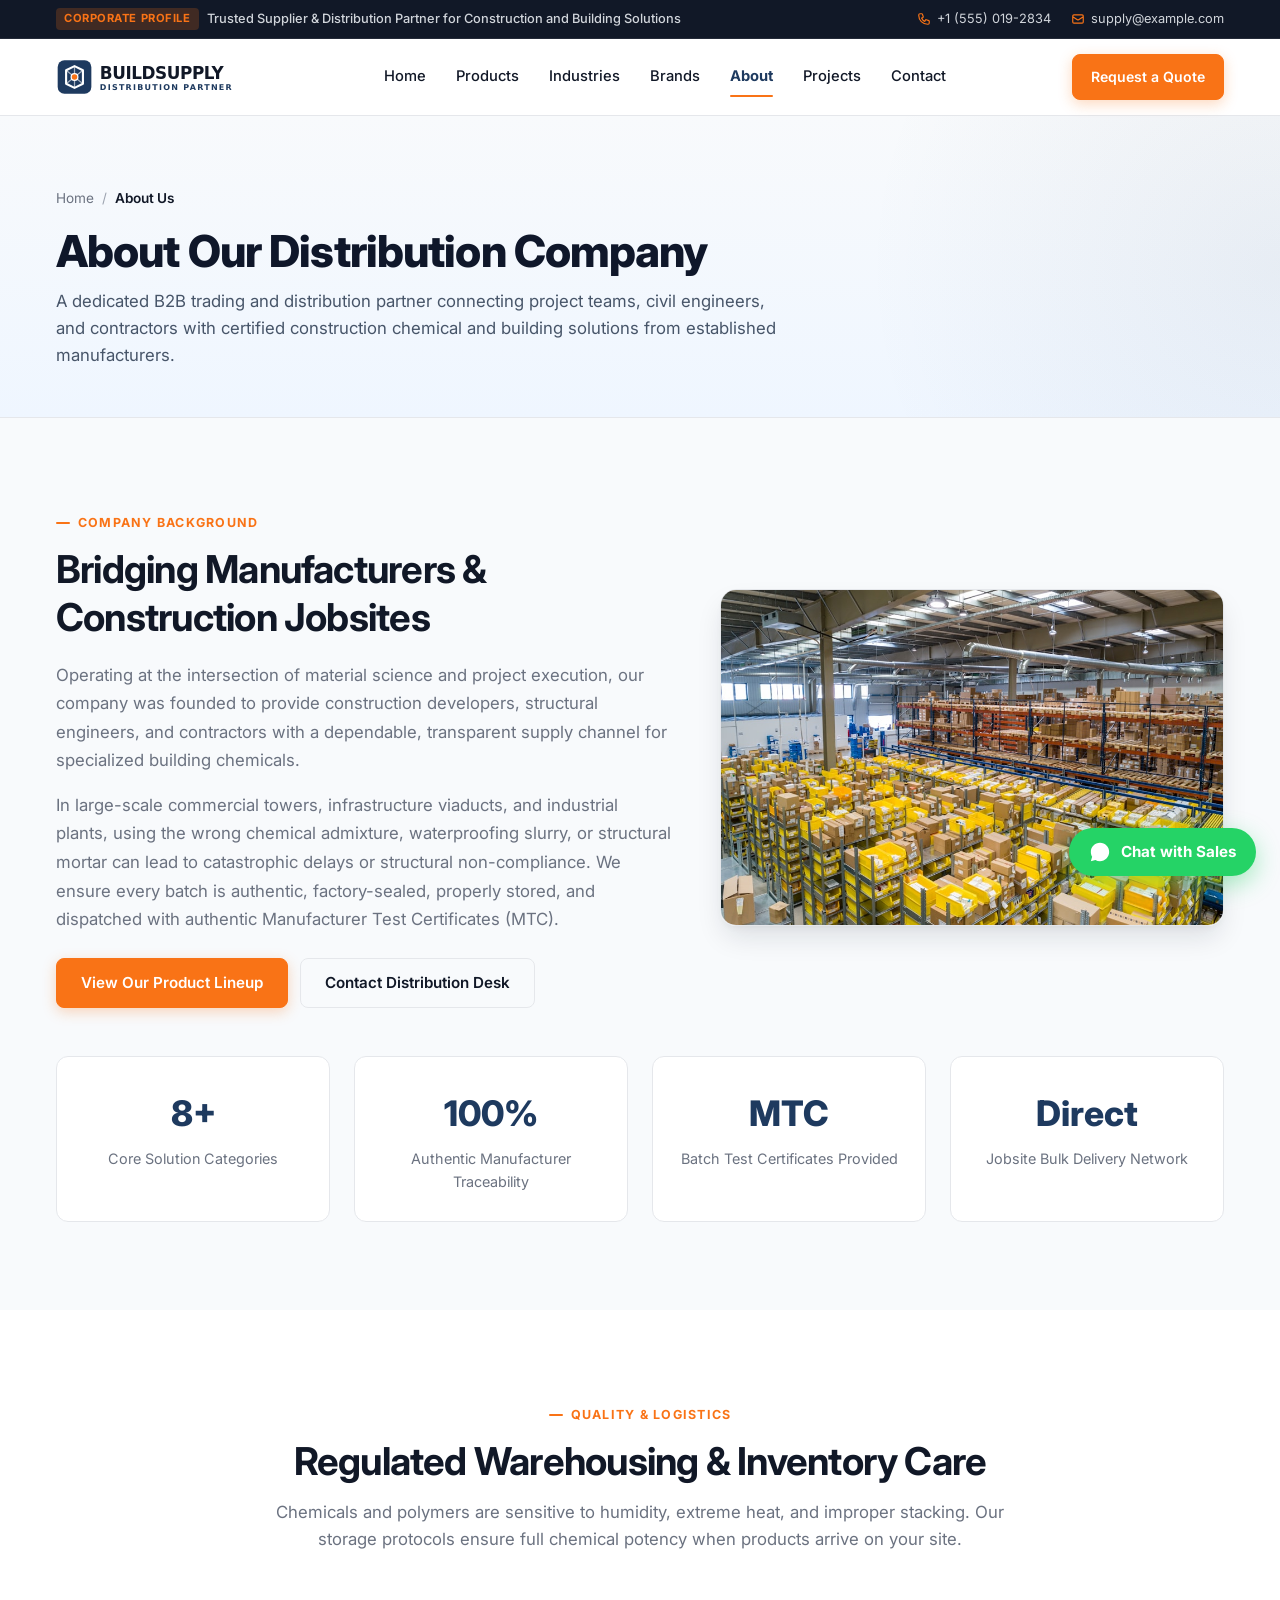
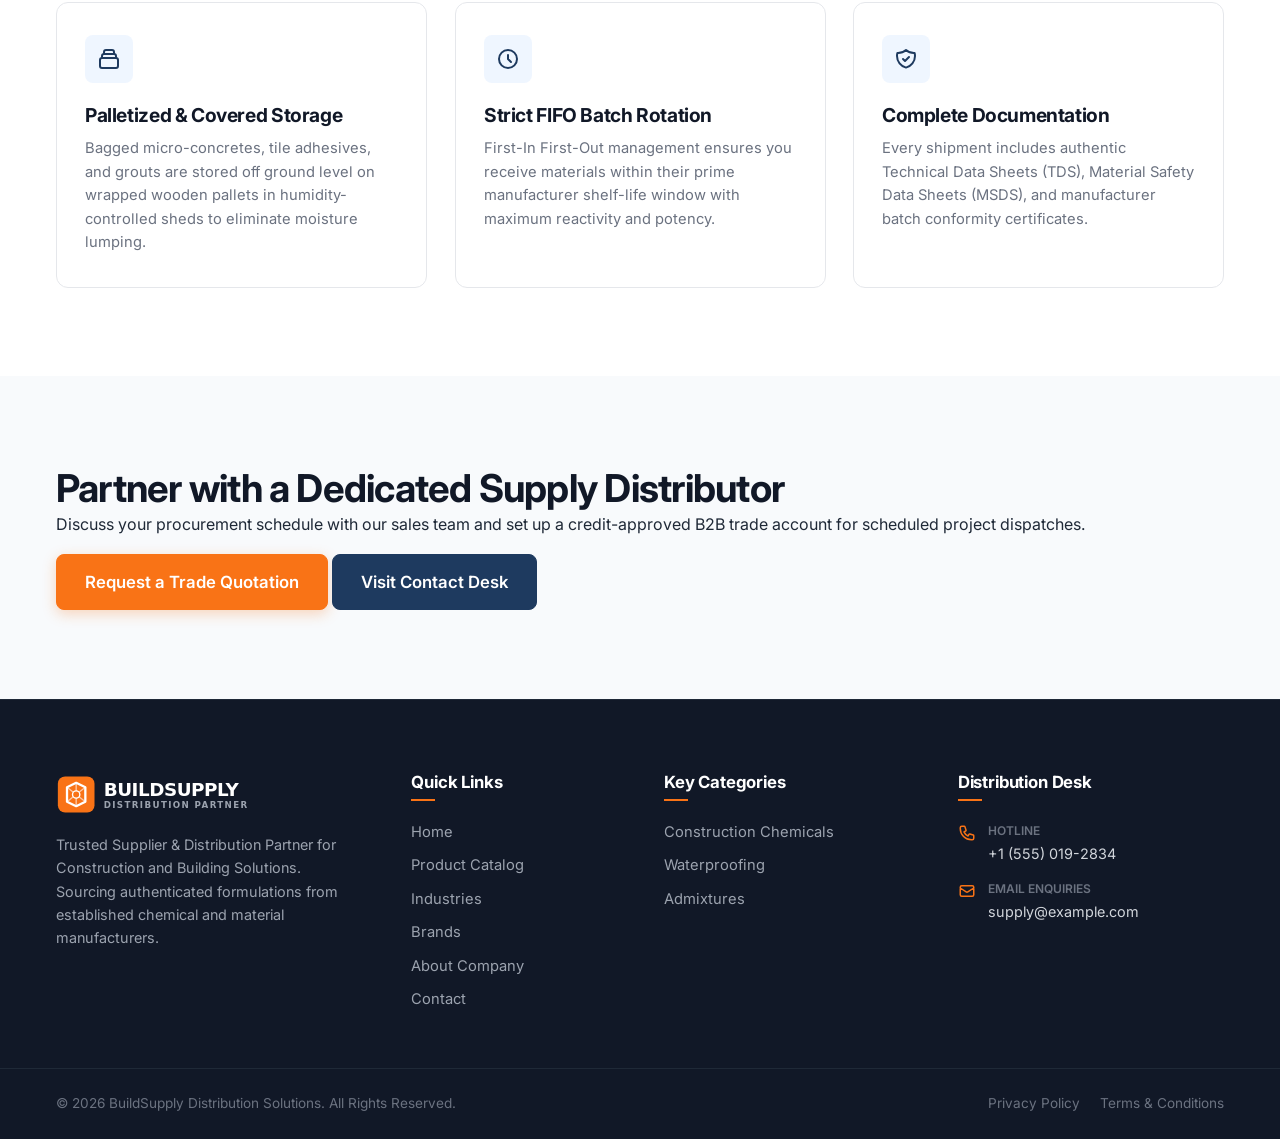
<file: about.html>
<!DOCTYPE html>
<html lang="en">

<head>
  <meta charset="UTF-8">
  <meta name="viewport" content="width=device-width, initial-scale=1.0">
  <title>About BuildSupply | Construction Supply &amp; Distribution Partner</title>
  <meta name="description"
    content="Learn about our distribution network, regulated chemical storage warehousing, manufacturer partnerships, and technical support for commercial construction projects.">
  <link rel="canonical" href="https://example.com/about.html">

  <link rel="icon" type="image/svg+xml" href="assets/logos/favicon.svg">

  <link rel="stylesheet" href="css/global.css">
  <link rel="stylesheet" href="css/header.css">
  <link rel="stylesheet" href="css/about.css">
  <link rel="stylesheet" href="css/footer.css">
</head>

<body>

  <!-- Top Bar -->
  <div class="topbar">
    <div class="container topbar__container">
      <div class="topbar__tagline">
        <span class="topbar__badge">Corporate Profile</span>
        <span>Trusted Supplier &amp; Distribution Partner for Construction and Building Solutions</span>
      </div>
      <div class="topbar__contact">
        <a href="tel:+15550192834" class="topbar__item">
          <svg xmlns="http://www.w3.org/2000/svg" fill="none" viewBox="0 0 24 24" stroke="currentColor" width="14"
            height="14">
            <path stroke-linecap="round" stroke-linejoin="round" stroke-width="2"
              d="M3 5a2 2 0 012-2h3.28a1 1 0 01.948.684l1.498 4.493a1 1 0 01-.502 1.21l-2.257 1.13a11.042 11.042 0 005.516 5.516l1.13-2.257a1 1 0 011.21-.502l4.493 1.498a1 1 0 01.684.949V19a2 2 0 01-2 2h-1C9.716 21 3 14.284 3 6V5z" />
          </svg>
          <span>+1 (555) 019-2834</span>
        </a>
        <a href="mailto:supply@example.com" class="topbar__item">
          <svg xmlns="http://www.w3.org/2000/svg" fill="none" viewBox="0 0 24 24" stroke="currentColor" width="14"
            height="14">
            <path stroke-linecap="round" stroke-linejoin="round" stroke-width="2"
              d="M3 8l7.89 5.26a2 2 0 002.22 0L21 8M5 19h14a2 2 0 002-2V7a2 2 0 00-2-2H5a2 2 0 00-2 2v10a2 2 0 002 2z" />
          </svg>
          <span>supply@example.com</span>
        </a>
      </div>
    </div>
  </div>

  <!-- Header -->
  <header class="header">
    <div class="container header__container">
      <a href="index.html" class="header__logo">
        <img src="assets/logos/logo.svg" alt="BuildSupply Logo" width="220" height="46">
      </a>
      <nav class="header__nav" aria-label="Main Navigation">
        <ul class="header__nav-list">
          <li class="header__nav-item"><a href="index.html" class="header__nav-link">Home</a></li>
          <li class="header__nav-item"><a href="products.html" class="header__nav-link">Products</a></li>
          <li class="header__nav-item"><a href="industries.html" class="header__nav-link">Industries</a></li>
          <li class="header__nav-item"><a href="brands.html" class="header__nav-link">Brands</a></li>
          <li class="header__nav-item"><a href="about.html" class="header__nav-link is-active">About</a></li>
          <li class="header__nav-item"><a href="projects.html" class="header__nav-link">Projects</a></li>
          <li class="header__nav-item"><a href="contact.html" class="header__nav-link">Contact</a></li>
        </ul>
      </nav>
      <div class="header__actions">
        <button type="button" class="btn btn--primary header__cta-btn js-quick-quote-trigger">
          Request a Quote
        </button>
        <button type="button" class="header__toggle" aria-label="Toggle menu">
          <span class="header__toggle-bar"></span>
          <span class="header__toggle-bar"></span>
          <span class="header__toggle-bar"></span>
        </button>
      </div>
    </div>
  </header>

  <!-- Mobile Drawer -->
  <div class="mobile-drawer-overlay"></div>
  <aside class="mobile-drawer" id="mobileDrawer">
    <div class="mobile-drawer__header">
      <img src="assets/logos/logo.svg" alt="BuildSupply Logo" width="180" height="38">
      <button type="button" class="mobile-drawer__close">&times;</button>
    </div>
    <nav class="mobile-drawer__nav">
      <ul class="mobile-drawer__nav-list">
        <li><a href="index.html" class="mobile-drawer__link">Home</a></li>
        <li><a href="products.html" class="mobile-drawer__link">Products Catalog</a></li>
        <li><a href="industries.html" class="mobile-drawer__link">Industries We Serve</a></li>
        <li><a href="brands.html" class="mobile-drawer__link">Manufacturer Brands</a></li>
        <li><a href="about.html" class="mobile-drawer__link is-active">About the Company</a></li>
        <li><a href="projects.html" class="mobile-drawer__link">Project Showcase</a></li>
        <li><a href="contact.html" class="mobile-drawer__link">Contact &amp; Quotations</a></li>
      </ul>
    </nav>
  </aside>

  <main id="mainContent">

    <!-- Page Hero Banner -->
    <section class="page-hero">
      <div class="container page-hero__container">
        <nav class="breadcrumb" aria-label="Breadcrumb">
          <a href="index.html">Home</a>
          <span class="breadcrumb__separator">/</span>
          <span class="breadcrumb__current">About Us</span>
        </nav>
        <h1 class="page-hero__title">About Our Distribution Company</h1>
        <p class="page-hero__description">
          A dedicated B2B trading and distribution partner connecting project teams, civil engineers, and contractors
          with certified construction chemical and building solutions from established manufacturers.
        </p>
      </div>
    </section>

    <!-- Overview Section -->
    <section class="section">
      <div class="container">
        <div class="about-intro-grid">
          <div class="about-intro-content reveal-on-scroll">
            <span class="eyebrow">COMPANY BACKGROUND</span>
            <h2>Bridging Manufacturers &amp; Construction Jobsites</h2>
            <p>
              Operating at the intersection of material science and project execution, our company was founded to
              provide construction developers, structural engineers, and contractors with a dependable, transparent
              supply channel for specialized building chemicals.
            </p>
            <p>
              In large-scale commercial towers, infrastructure viaducts, and industrial plants, using the wrong chemical
              admixture, waterproofing slurry, or structural mortar can lead to catastrophic delays or structural
              non-compliance. We ensure every batch is authentic, factory-sealed, properly stored, and dispatched with
              authentic Manufacturer Test Certificates (MTC).
            </p>
            <div style="display:flex;gap:12px;margin-top:24px;">
              <a href="products.html" class="btn btn--primary">View Our Product Lineup</a>
              <a href="contact.html" class="btn btn--outline">Contact Distribution Desk</a>
            </div>
          </div>

          <div class="about-visual reveal-on-scroll">
            <img src="assets/images/about/about-facility.jpg"
              alt="Central Distribution Facility &amp; Regulated Chemical Storage" loading="lazy">
          </div>
        </div>

        <!-- Qualitative Stats -->
        <div class="about-stats-grid reveal-on-scroll">
          <div class="about-stat-card">
            <div class="about-stat-number">8+</div>
            <div class="about-stat-label">Core Solution Categories</div>
          </div>
          <div class="about-stat-card">
            <div class="about-stat-number">100%</div>
            <div class="about-stat-label">Authentic Manufacturer Traceability</div>
          </div>
          <div class="about-stat-card">
            <div class="about-stat-number">MTC</div>
            <div class="about-stat-label">Batch Test Certificates Provided</div>
          </div>
          <div class="about-stat-card">
            <div class="about-stat-number">Direct</div>
            <div class="about-stat-label">Jobsite Bulk Delivery Network</div>
          </div>
        </div>
      </div>
    </section>

    <!-- Warehousing & Handling Standards -->
    <section class="section section--alt">
      <div class="container">
        <div class="section__header reveal-on-scroll">
          <span class="eyebrow">QUALITY &amp; LOGISTICS</span>
          <h2 class="section__title">Regulated Warehousing &amp; Inventory Care</h2>
          <p class="section__description">
            Chemicals and polymers are sensitive to humidity, extreme heat, and improper stacking. Our storage protocols
            ensure full chemical potency when products arrive on your site.
          </p>
        </div>

        <div class="values-grid">
          <div class="value-card reveal-on-scroll">
            <div class="value-card__icon">
              <svg xmlns="http://www.w3.org/2000/svg" fill="none" viewBox="0 0 24 24" stroke="currentColor">
                <path stroke-linecap="round" stroke-linejoin="round" stroke-width="2"
                  d="M19 11H5m14 0a2 2 0 012 2v6a2 2 0 01-2 2H5a2 2 0 01-2-2v-6a2 2 0 012-2m14 0V9a2 2 0 00-2-2M5 11V9a2 2 0 012-2m0 0V5a2 2 0 012-2h6a2 2 0 012 2v2M7 7h10" />
              </svg>
            </div>
            <h3 class="value-card__title">Palletized &amp; Covered Storage</h3>
            <p class="value-card__desc">Bagged micro-concretes, tile adhesives, and grouts are stored off ground level
              on wrapped wooden pallets in humidity-controlled sheds to eliminate moisture lumping.</p>
          </div>

          <div class="value-card reveal-on-scroll">
            <div class="value-card__icon">
              <svg xmlns="http://www.w3.org/2000/svg" fill="none" viewBox="0 0 24 24" stroke="currentColor">
                <path stroke-linecap="round" stroke-linejoin="round" stroke-width="2"
                  d="M12 8v4l3 3m6-3a9 9 0 11-18 0 9 9 0 0118 0z" />
              </svg>
            </div>
            <h3 class="value-card__title">Strict FIFO Batch Rotation</h3>
            <p class="value-card__desc">First-In First-Out management ensures you receive materials within their prime
              manufacturer shelf-life window with maximum reactivity and potency.</p>
          </div>

          <div class="value-card reveal-on-scroll">
            <div class="value-card__icon">
              <svg xmlns="http://www.w3.org/2000/svg" fill="none" viewBox="0 0 24 24" stroke="currentColor">
                <path stroke-linecap="round" stroke-linejoin="round" stroke-width="2"
                  d="M9 12l2 2 4-4m5.618-4.016A11.955 11.955 0 0112 2.944a11.955 11.955 0 01-8.618 3.04A12.02 12.02 0 003 9c0 5.591 3.824 10.29 9 11.622 5.176-1.332 9-6.03 9-11.622 0-1.042-.133-2.052-.382-3.016z" />
              </svg>
            </div>
            <h3 class="value-card__title">Complete Documentation</h3>
            <p class="value-card__desc">Every shipment includes authentic Technical Data Sheets (TDS), Material Safety
              Data Sheets (MSDS), and manufacturer batch conformity certificates.</p>
          </div>
        </div>
      </div>
    </section>

    <!-- Call to action -->
    <section class="section">
      <div class="container">
        <div class="cta-banner reveal-on-scroll">
          <div class="cta-banner__content">
            <h2 class="cta-banner__title">Partner with a Dedicated Supply Distributor</h2>
            <p class="cta-banner__desc">
              Discuss your procurement schedule with our sales team and set up a credit-approved B2B trade account for
              scheduled project dispatches.
            </p>
            <div class="cta-banner__actions">
              <button type="button" class="btn btn--primary btn--lg js-quick-quote-trigger">
                Request a Trade Quotation
              </button>
              <a href="contact.html" class="btn btn--secondary btn--lg">
                Visit Contact Desk
              </a>
            </div>
          </div>
        </div>
      </div>
    </section>

  </main>

  <!-- Footer -->
  <footer class="footer">
    <div class="container footer__main">
      <div class="footer__grid">
        <div class="footer__brand">
          <a href="index.html" class="footer__logo">
            <img src="assets/logos/logo-white.svg" alt="BuildSupply Logo" width="220" height="46">
          </a>
          <p class="footer__about-text">
            Trusted Supplier &amp; Distribution Partner for Construction and Building Solutions. Sourcing authenticated
            formulations from established chemical and material manufacturers.
          </p>
        </div>
        <div>
          <h4 class="footer__heading">Quick Links</h4>
          <ul class="footer__links">
            <li class="footer__link-item"><a href="index.html">Home</a></li>
            <li class="footer__link-item"><a href="products.html">Product Catalog</a></li>
            <li class="footer__link-item"><a href="industries.html">Industries</a></li>
            <li class="footer__link-item"><a href="brands.html">Brands</a></li>
            <li class="footer__link-item"><a href="about.html">About Company</a></li>
            <li class="footer__link-item"><a href="contact.html">Contact</a></li>
          </ul>
        </div>
        <div>
          <h4 class="footer__heading">Key Categories</h4>
          <ul class="footer__links">
            <li class="footer__link-item"><a href="products.html?category=Construction+Chemicals">Construction
                Chemicals</a></li>
            <li class="footer__link-item"><a href="products.html?category=Waterproofing+Solutions">Waterproofing</a>
            </li>
            <li class="footer__link-item"><a href="products.html?category=Concrete+%26+Cement+Solutions">Admixtures</a>
            </li>
          </ul>
        </div>
        <div>
          <h4 class="footer__heading">Distribution Desk</h4>
          <div class="footer__contact-list">
            <div class="footer__contact-item">
              <svg xmlns="http://www.w3.org/2000/svg" fill="none" viewBox="0 0 24 24" stroke="currentColor">
                <path stroke-linecap="round" stroke-linejoin="round" stroke-width="2"
                  d="M3 5a2 2 0 012-2h3.28a1 1 0 01.948.684l1.498 4.493a1 1 0 01-.502 1.21l-2.257 1.13a11.042 11.042 0 005.516 5.516l1.13-2.257a1 1 0 011.21-.502l4.493 1.498a1 1 0 01.684.949V19a2 2 0 01-2 2h-1C9.716 21 3 14.284 3 6V5z" />
              </svg>
              <div><span class="footer__contact-label">Hotline</span><a href="tel:+15550192834">+1 (555) 019-2834</a>
              </div>
            </div>
            <div class="footer__contact-item">
              <svg xmlns="http://www.w3.org/2000/svg" fill="none" viewBox="0 0 24 24" stroke="currentColor">
                <path stroke-linecap="round" stroke-linejoin="round" stroke-width="2"
                  d="M3 8l7.89 5.26a2 2 0 002.22 0L21 8M5 19h14a2 2 0 002-2V7a2 2 0 00-2-2H5a2 2 0 00-2 2v10a2 2 0 002 2z" />
              </svg>
              <div><span class="footer__contact-label">Email Enquiries</span><a
                  href="mailto:supply@example.com">supply@example.com</a></div>
            </div>
          </div>
        </div>
      </div>
    </div>
    <div class="footer__bottom">
      <div class="container footer__bottom-container">
        <div>&copy; 2026 BuildSupply Distribution Solutions. All Rights Reserved.</div>
        <div class="footer__legal-links">
          <a href="#">Privacy Policy</a>
          <a href="#">Terms &amp; Conditions</a>
        </div>
      </div>
    </div>
  </footer>

  <!-- Scripts -->
  <script src="js/products.js"></script>
  <script src="js/navigation.js"></script>
  <script src="js/modal.js"></script>
  <script src="js/contact.js"></script>
  <script src="js/animations.js"></script>
  <script src="js/main.js"></script>
</body>

</html>
</file>
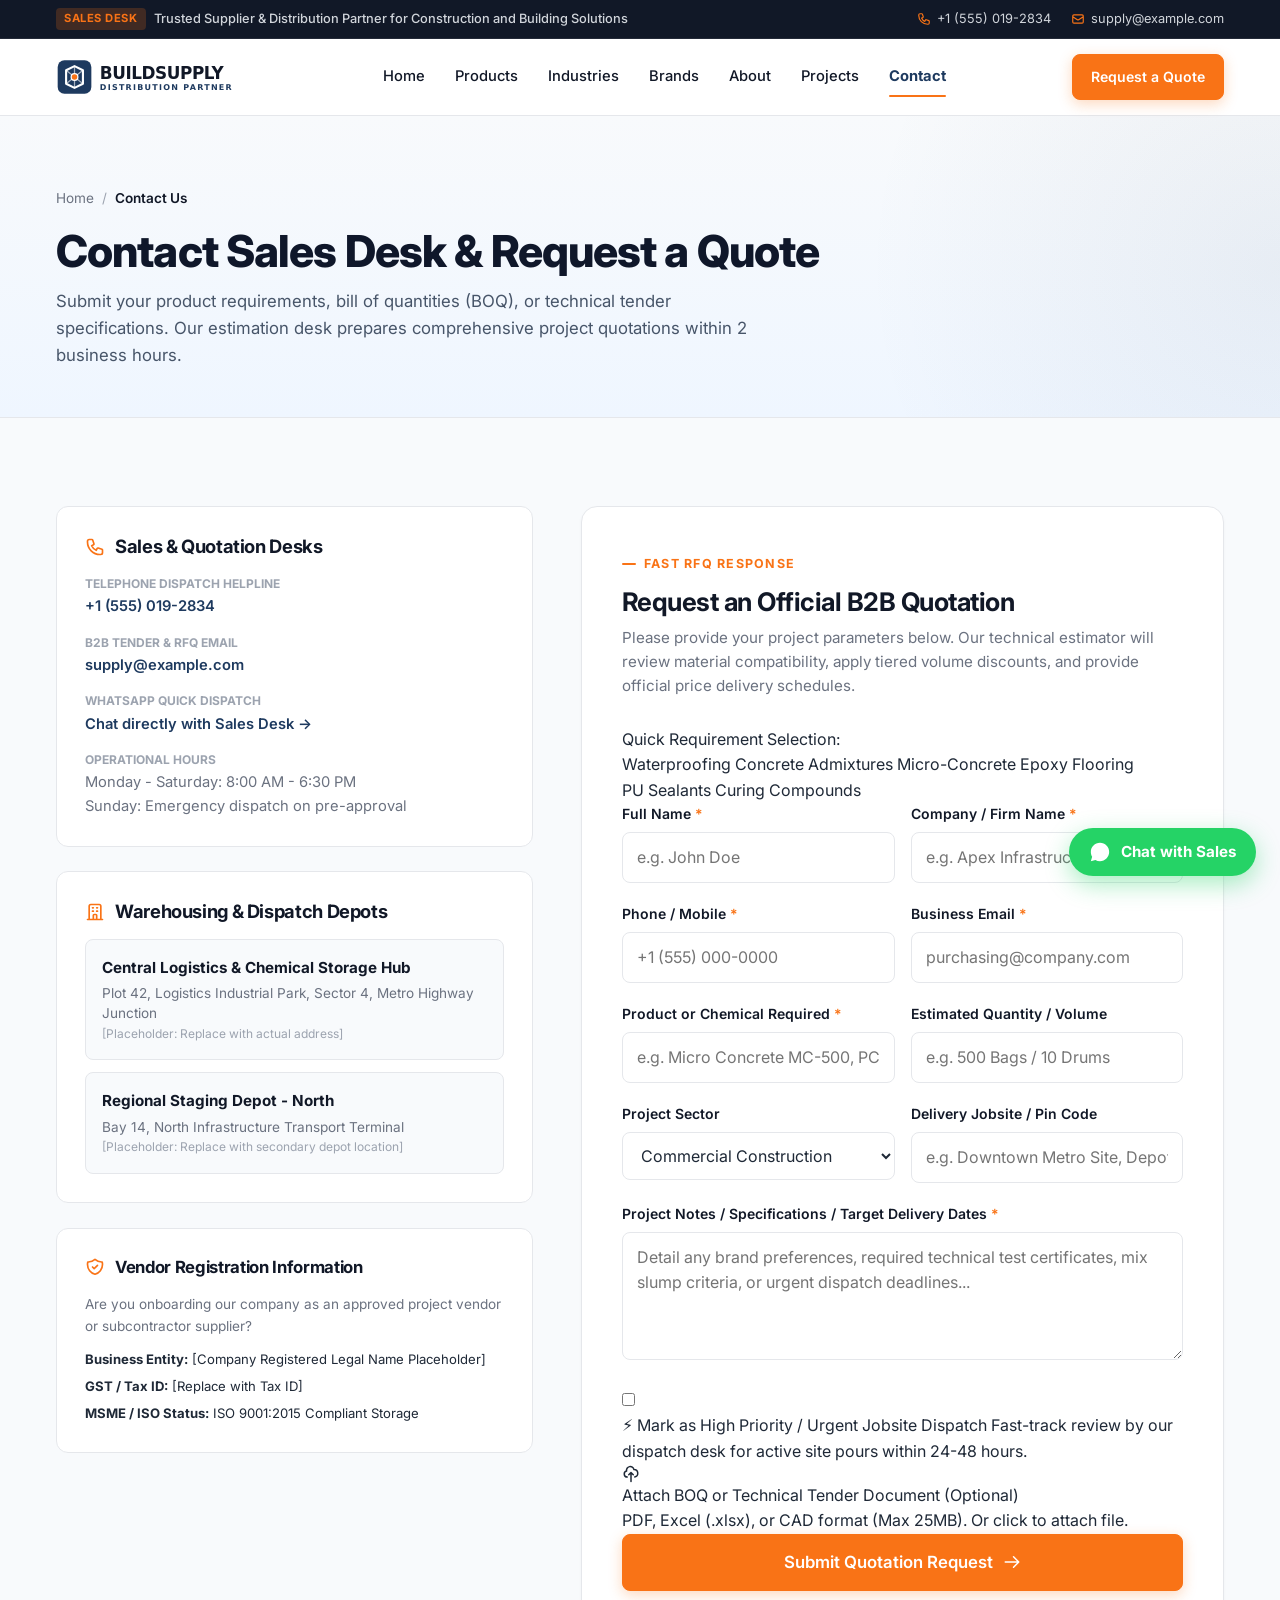
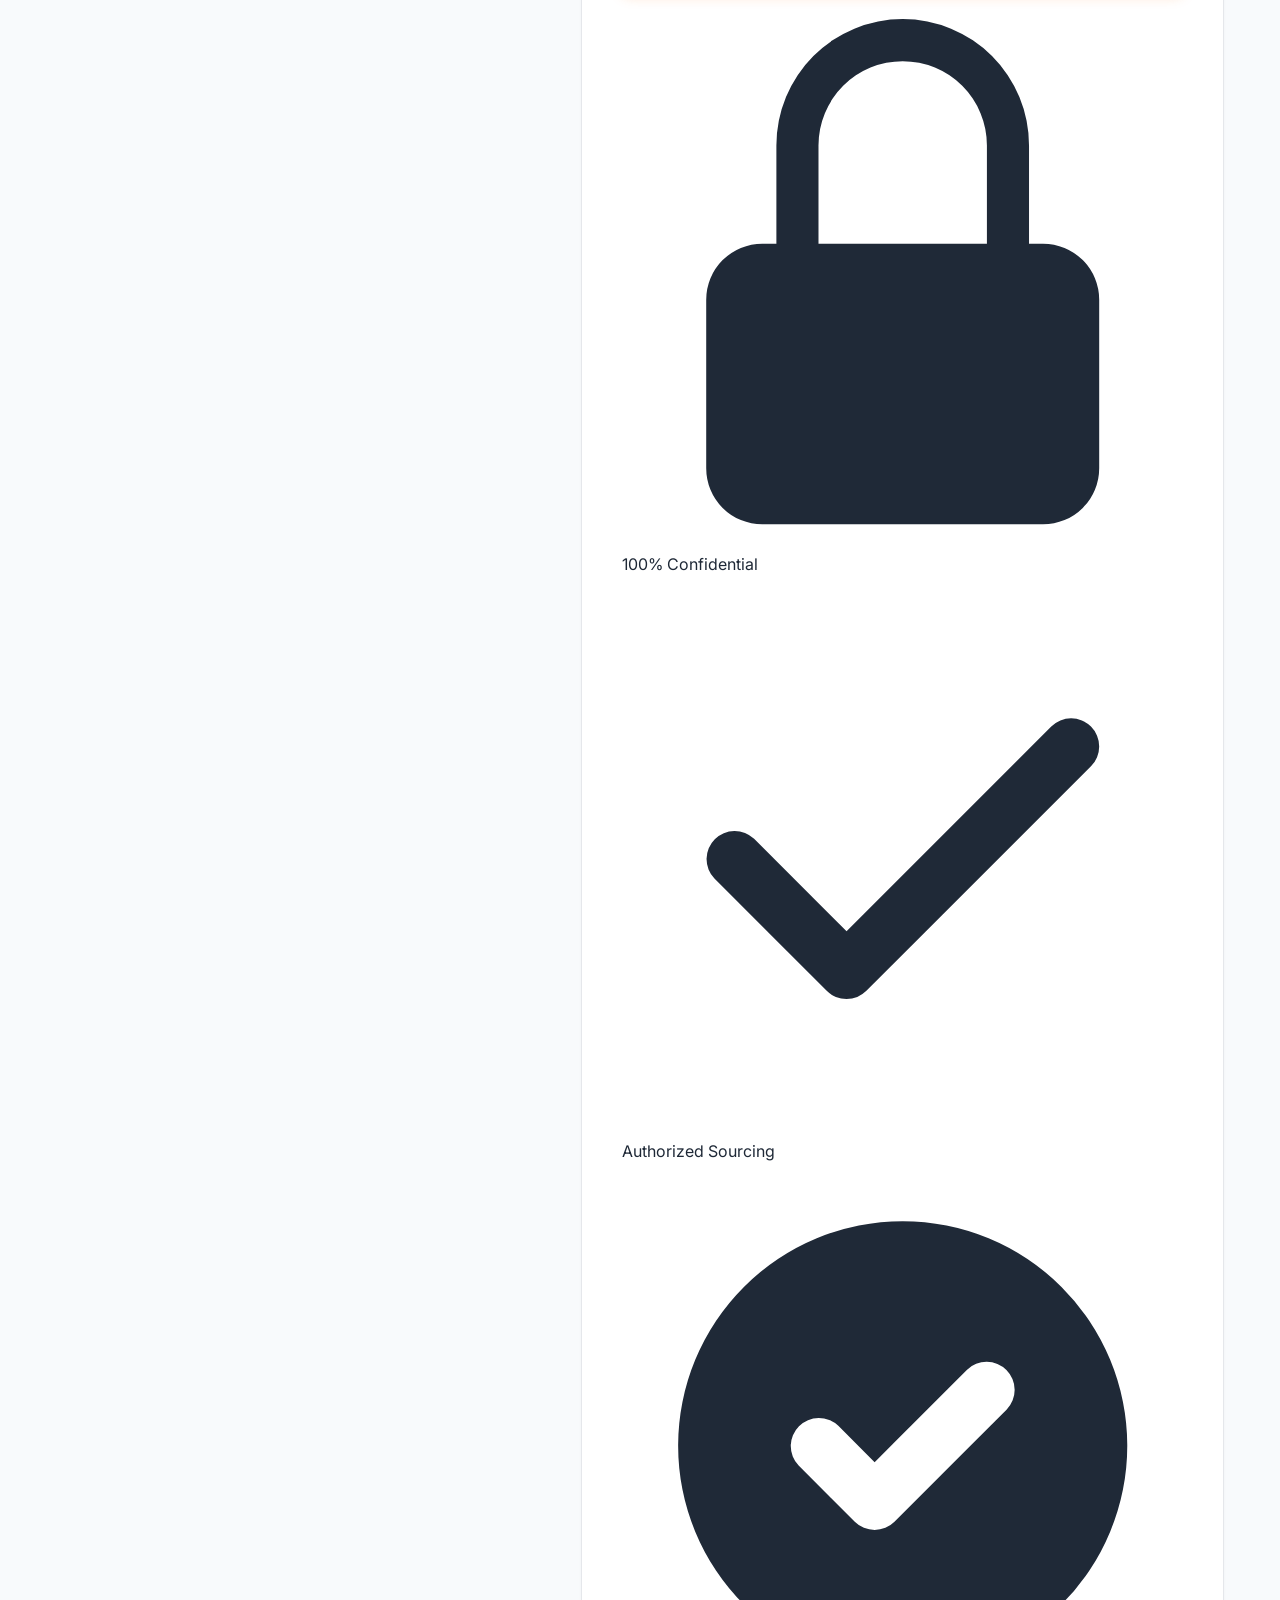
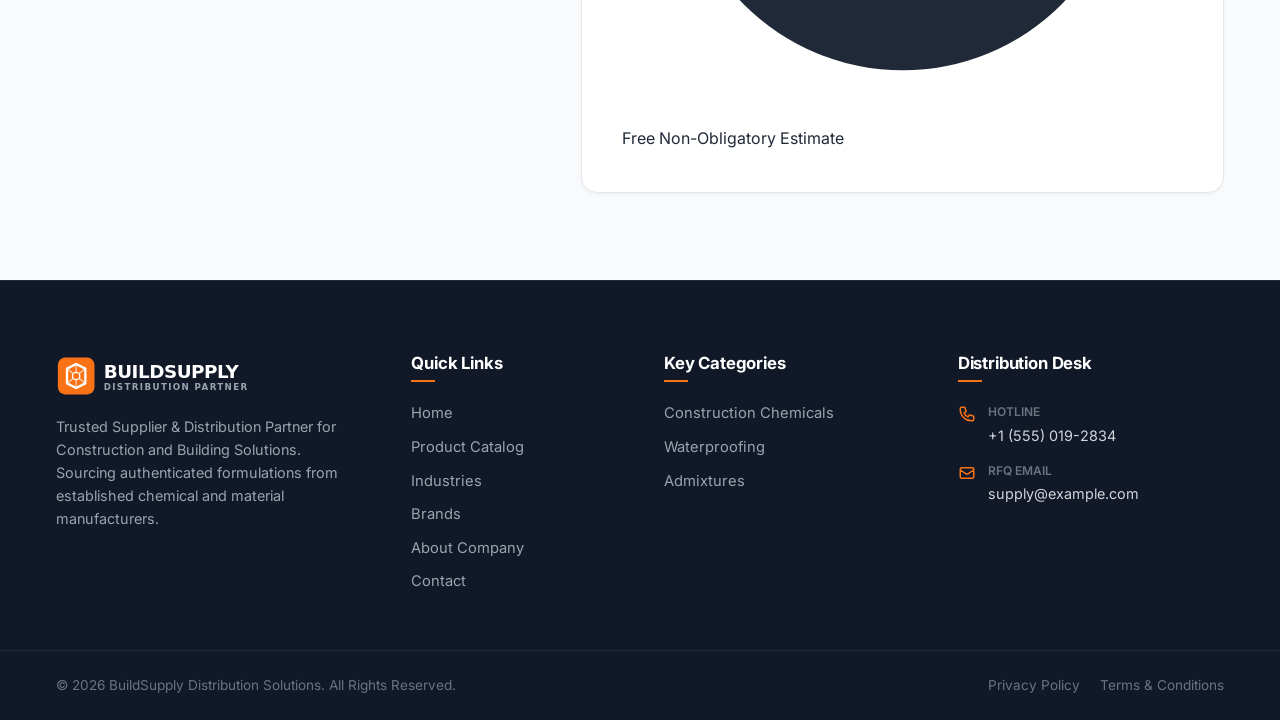
<file: contact.html>
<!DOCTYPE html>
<html lang="en">
<head>
  <meta charset="UTF-8">
  <meta name="viewport" content="width=device-width, initial-scale=1.0">
  <title>Contact &amp; Request a Quote | BuildSupply Distribution Desk</title>
  <meta name="description" content="Submit your construction chemical or building materials RFQ for fast volume quotations, technical specifications, and jobsite delivery scheduling.">
  <link rel="canonical" href="https://example.com/contact.html">

  <link rel="icon" type="image/svg+xml" href="assets/logos/favicon.svg">

  <link rel="stylesheet" href="css/global.css">
  <link rel="stylesheet" href="css/header.css">
  <link rel="stylesheet" href="css/contact.css">
  <link rel="stylesheet" href="css/footer.css">
</head>
<body>

  <!-- Top Bar -->
  <div class="topbar">
    <div class="container topbar__container">
      <div class="topbar__tagline">
        <span class="topbar__badge">Sales Desk</span>
        <span>Trusted Supplier &amp; Distribution Partner for Construction and Building Solutions</span>
      </div>
      <div class="topbar__contact">
        <a href="tel:+15550192834" class="topbar__item">
          <svg xmlns="http://www.w3.org/2000/svg" fill="none" viewBox="0 0 24 24" stroke="currentColor" width="14" height="14"><path stroke-linecap="round" stroke-linejoin="round" stroke-width="2" d="M3 5a2 2 0 012-2h3.28a1 1 0 01.948.684l1.498 4.493a1 1 0 01-.502 1.21l-2.257 1.13a11.042 11.042 0 005.516 5.516l1.13-2.257a1 1 0 011.21-.502l4.493 1.498a1 1 0 01.684.949V19a2 2 0 01-2 2h-1C9.716 21 3 14.284 3 6V5z" /></svg>
          <span>+1 (555) 019-2834</span>
        </a>
        <a href="mailto:supply@example.com" class="topbar__item">
          <svg xmlns="http://www.w3.org/2000/svg" fill="none" viewBox="0 0 24 24" stroke="currentColor" width="14" height="14"><path stroke-linecap="round" stroke-linejoin="round" stroke-width="2" d="M3 8l7.89 5.26a2 2 0 002.22 0L21 8M5 19h14a2 2 0 002-2V7a2 2 0 00-2-2H5a2 2 0 00-2 2v10a2 2 0 002 2z" /></svg>
          <span>supply@example.com</span>
        </a>
      </div>
    </div>
  </div>

  <!-- Header -->
  <header class="header">
    <div class="container header__container">
      <a href="index.html" class="header__logo">
        <img src="assets/logos/logo.svg" alt="BuildSupply Logo" width="220" height="46">
      </a>
      <nav class="header__nav" aria-label="Main Navigation">
        <ul class="header__nav-list">
          <li class="header__nav-item"><a href="index.html" class="header__nav-link">Home</a></li>
          <li class="header__nav-item"><a href="products.html" class="header__nav-link">Products</a></li>
          <li class="header__nav-item"><a href="industries.html" class="header__nav-link">Industries</a></li>
          <li class="header__nav-item"><a href="brands.html" class="header__nav-link">Brands</a></li>
          <li class="header__nav-item"><a href="about.html" class="header__nav-link">About</a></li>
          <li class="header__nav-item"><a href="projects.html" class="header__nav-link">Projects</a></li>
          <li class="header__nav-item"><a href="contact.html" class="header__nav-link is-active">Contact</a></li>
        </ul>
      </nav>
      <div class="header__actions">
        <button type="button" class="btn btn--primary header__cta-btn js-quick-quote-trigger">
          Request a Quote
        </button>
        <button type="button" class="header__toggle" aria-label="Toggle menu">
          <span class="header__toggle-bar"></span>
          <span class="header__toggle-bar"></span>
          <span class="header__toggle-bar"></span>
        </button>
      </div>
    </div>
  </header>

  <!-- Mobile Drawer -->
  <div class="mobile-drawer-overlay"></div>
  <aside class="mobile-drawer" id="mobileDrawer">
    <div class="mobile-drawer__header">
      <img src="assets/logos/logo.svg" alt="BuildSupply Logo" width="180" height="38">
      <button type="button" class="mobile-drawer__close">&times;</button>
    </div>
    <nav class="mobile-drawer__nav">
      <ul class="mobile-drawer__nav-list">
        <li><a href="index.html" class="mobile-drawer__link">Home</a></li>
        <li><a href="products.html" class="mobile-drawer__link">Products Catalog</a></li>
        <li><a href="industries.html" class="mobile-drawer__link">Industries We Serve</a></li>
        <li><a href="brands.html" class="mobile-drawer__link">Manufacturer Brands</a></li>
        <li><a href="about.html" class="mobile-drawer__link">About the Company</a></li>
        <li><a href="projects.html" class="mobile-drawer__link">Project Showcase</a></li>
        <li><a href="contact.html" class="mobile-drawer__link is-active">Contact &amp; Quotations</a></li>
      </ul>
    </nav>
  </aside>

  <main id="mainContent">

    <!-- Page Hero Banner -->
    <section class="page-hero">
      <div class="container page-hero__container">
        <nav class="breadcrumb" aria-label="Breadcrumb">
          <a href="index.html">Home</a>
          <span class="breadcrumb__separator">/</span>
          <span class="breadcrumb__current">Contact Us</span>
        </nav>
        <h1 class="page-hero__title">Contact Sales Desk &amp; Request a Quote</h1>
        <p class="page-hero__description">
          Submit your product requirements, bill of quantities (BOQ), or technical tender specifications. Our estimation desk prepares comprehensive project quotations within 2 business hours.
        </p>
      </div>
    </section>

    <!-- Main Contact Layout -->
    <section class="section">
      <div class="container">
        <div class="contact-layout-grid">

          <!-- Left: Contact Details & Depots -->
          <div class="contact-sidebar-cards">

            <!-- Card 1: Direct Desks -->
            <div class="contact-box reveal-on-scroll">
              <h3 class="contact-box__title">
                <svg xmlns="http://www.w3.org/2000/svg" fill="none" viewBox="0 0 24 24" stroke="currentColor">
                  <path stroke-linecap="round" stroke-linejoin="round" stroke-width="2" d="M3 5a2 2 0 012-2h3.28a1 1 0 01.948.684l1.498 4.493a1 1 0 01-.502 1.21l-2.257 1.13a11.042 11.042 0 005.516 5.516l1.13-2.257a1 1 0 011.21-.502l4.493 1.498a1 1 0 01.684.949V19a2 2 0 01-2 2h-1C9.716 21 3 14.284 3 6V5z" />
                </svg>
                Sales &amp; Quotation Desks
              </h3>
              <div class="contact-box__list">
                <div>
                  <div class="contact-box__item-label">Telephone Dispatch Helpline</div>
                  <div class="contact-box__item-val"><a href="tel:+15550192834">+1 (555) 019-2834</a></div>
                </div>
                <div>
                  <div class="contact-box__item-label">B2B Tender &amp; RFQ Email</div>
                  <div class="contact-box__item-val"><a href="mailto:supply@example.com">supply@example.com</a></div>
                </div>
                <div>
                  <div class="contact-box__item-label">WhatsApp Quick Dispatch</div>
                  <div class="contact-box__item-val">
                    <a href="#" class="js-whatsapp-link" data-whatsapp-msg="Hello, I have an urgent construction material requirement for my project.">
                      Chat directly with Sales Desk &rarr;
                    </a>
                  </div>
                </div>
                <div>
                  <div class="contact-box__item-label">Operational Hours</div>
                  <div class="contact-box__item-val" style="font-weight:400;color:var(--color-text-muted);">
                    Monday - Saturday: 8:00 AM - 6:30 PM<br>
                    Sunday: Emergency dispatch on pre-approval
                  </div>
                </div>
              </div>
            </div>

            <!-- Card 2: Warehouses & Depots -->
            <div class="contact-box reveal-on-scroll">
              <h3 class="contact-box__title">
                <svg xmlns="http://www.w3.org/2000/svg" fill="none" viewBox="0 0 24 24" stroke="currentColor">
                  <path stroke-linecap="round" stroke-linejoin="round" stroke-width="2" d="M19 21V5a2 2 0 00-2-2H7a2 2 0 00-2 2v16m14 0h2m-2 0h-5m-9 0H3m2 0h5M9 7h1m-1 4h1m4-4h1m-1 4h1m-5 10v-5a1 1 0 011-1h2a1 1 0 011 1v5m-4 0h4" />
                </svg>
                Warehousing &amp; Dispatch Depots
              </h3>

              <div class="warehouse-card">
                <div class="warehouse-card__title">Central Logistics &amp; Chemical Storage Hub</div>
                <div class="warehouse-card__address">
                  Plot 42, Logistics Industrial Park, Sector 4, Metro Highway Junction<br>
                  <span style="font-size:0.75rem;color:var(--color-text-subtle);">[Placeholder: Replace with actual address]</span>
                </div>
              </div>

              <div class="warehouse-card">
                <div class="warehouse-card__title">Regional Staging Depot - North</div>
                <div class="warehouse-card__address">
                  Bay 14, North Infrastructure Transport Terminal<br>
                  <span style="font-size:0.75rem;color:var(--color-text-subtle);">[Placeholder: Replace with secondary depot location]</span>
                </div>
              </div>
            </div>

            <!-- Card 3: Vendor Onboarding Details -->
            <div class="contact-box reveal-on-scroll">
              <h3 class="contact-box__title" style="font-size:1.05rem;">
                <svg xmlns="http://www.w3.org/2000/svg" fill="none" viewBox="0 0 24 24" stroke="currentColor">
                  <path stroke-linecap="round" stroke-linejoin="round" stroke-width="2" d="M9 12l2 2 4-4m5.618-4.016A11.955 11.955 0 0112 2.944a11.955 11.955 0 01-8.618 3.04A12.02 12.02 0 003 9c0 5.591 3.824 10.29 9 11.622 5.176-1.332 9-6.03 9-11.622 0-1.042-.133-2.052-.382-3.016z" />
                </svg>
                Vendor Registration Information
              </h3>
              <p style="font-size:0.85rem;color:var(--color-text-muted);margin-bottom:12px;">
                Are you onboarding our company as an approved project vendor or subcontractor supplier?
              </p>
              <div style="font-size:0.82rem;display:flex;flex-direction:column;gap:6px;color:var(--color-text);">
                <div><strong>Business Entity:</strong> [Company Registered Legal Name Placeholder]</div>
                <div><strong>GST / Tax ID:</strong> [Replace with Tax ID]</div>
                <div><strong>MSME / ISO Status:</strong> ISO 9001:2015 Compliant Storage</div>
              </div>
            </div>

          </div>

          <!-- Right: Comprehensive RFQ Form -->
          <div class="contact-form-card reveal-on-scroll">
            <div class="contact-form-card__header">
              <span class="eyebrow">FAST RFQ RESPONSE</span>
              <h2 class="contact-form-card__title">Request an Official B2B Quotation</h2>
              <p class="contact-form-card__desc">
                Please provide your project parameters below. Our technical estimator will review material compatibility, apply tiered volume discounts, and provide official price delivery schedules.
              </p>
            </div>

            <!-- Success Alert simulation -->
            <div class="form-success-alert" role="alert">
              <svg class="form-success-alert__icon" xmlns="http://www.w3.org/2000/svg" fill="none" viewBox="0 0 24 24" stroke="currentColor">
                <path stroke-linecap="round" stroke-linejoin="round" stroke-width="2" d="M9 12l2 2 4-4m6 2a9 9 0 11-18 0 9 9 0 0118 0z" />
              </svg>
              <div class="form-success-alert__title">Thank you. Your quotation request has been logged.</div>
              <p class="form-success-alert__desc">A confirmation has been sent to our sales engineering desk. We will review your specification requirements and follow up within 2 business hours.</p>
            </div>

            <form class="js-validate-form" id="mainContactForm" novalidate>
              <!-- Quick Category Chips -->
              <div class="enquiry-chips-wrap">
                <span class="enquiry-chips-label">Quick Requirement Selection:</span>
                <div class="enquiry-chips">
                  <button type="button" class="enquiry-chip" data-category="Waterproofing Solutions">Waterproofing</button>
                  <button type="button" class="enquiry-chip" data-category="Concrete & Cement Solutions">Concrete Admixtures</button>
                  <button type="button" class="enquiry-chip" data-category="Repair & Rehabilitation">Micro-Concrete</button>
                  <button type="button" class="enquiry-chip" data-category="Flooring Solutions">Epoxy Flooring</button>
                  <button type="button" class="enquiry-chip" data-category="Adhesives & Sealants">PU Sealants</button>
                  <button type="button" class="enquiry-chip" data-category="Surface Treatment">Curing Compounds</button>
                </div>
              </div>

              <div class="form-row">
                <div class="form-group">
                  <label class="form-label" for="contactName">Full Name <span class="required">*</span></label>
                  <input type="text" id="contactName" name="fullName" class="form-input" placeholder="e.g. John Doe" required>
                </div>
                <div class="form-group">
                  <label class="form-label" for="contactCompany">Company / Firm Name <span class="required">*</span></label>
                  <input type="text" id="contactCompany" name="companyName" class="form-input" placeholder="e.g. Apex Infrastructures Ltd." required>
                </div>
              </div>

              <div class="form-row">
                <div class="form-group">
                  <label class="form-label" for="contactPhone">Phone / Mobile <span class="required">*</span></label>
                  <input type="tel" id="contactPhone" name="phoneNumber" class="form-input" placeholder="+1 (555) 000-0000" required>
                </div>
                <div class="form-group">
                  <label class="form-label" for="contactEmail">Business Email <span class="required">*</span></label>
                  <input type="email" id="contactEmail" name="email" class="form-input" placeholder="purchasing@company.com" required>
                </div>
              </div>

              <div class="form-row">
                <div class="form-group">
                  <label class="form-label" for="contactProduct">Product or Chemical Required <span class="required">*</span></label>
                  <input type="text" id="contactProduct" name="productRequirement" class="form-input" placeholder="e.g. Micro Concrete MC-500, PCE Admixture" required>
                </div>
                <div class="form-group">
                  <label class="form-label" for="contactQuantity">Estimated Quantity / Volume</label>
                  <input type="text" id="contactQuantity" name="quantity" class="form-input" placeholder="e.g. 500 Bags / 10 Drums">
                </div>
              </div>

              <div class="form-row">
                <div class="form-group">
                  <label class="form-label" for="contactSector">Project Sector</label>
                  <select id="contactSector" name="projectType" class="form-select">
                    <option value="Commercial Construction">Commercial Construction</option>
                    <option value="Infrastructure & Civil Works">Infrastructure &amp; Civil Works</option>
                    <option value="Industrial Plants & Flooring">Industrial Plants &amp; Flooring</option>
                    <option value="Residential Real Estate">Residential Real Estate</option>
                    <option value="Structural Retrofit & Repair">Structural Retrofit &amp; Repair</option>
                    <option value="Wholesale Hardware Dealer">Wholesale Hardware Dealer</option>
                  </select>
                </div>
                <div class="form-group">
                  <label class="form-label" for="contactLocation">Delivery Jobsite / Pin Code</label>
                  <input type="text" id="contactLocation" name="deliveryLocation" class="form-input" placeholder="e.g. Downtown Metro Site, Depot A">
                </div>
              </div>

              <div class="form-group">
                <label class="form-label" for="contactMessage">Project Notes / Specifications / Target Delivery Dates <span class="required">*</span></label>
                <textarea id="contactMessage" name="message" class="form-textarea" rows="4" placeholder="Detail any brand preferences, required technical test certificates, mix slump criteria, or urgent dispatch deadlines..." required></textarea>
              </div>

              <!-- Urgent Delivery Checkbox -->
              <label class="urgent-toggle-box" for="contactUrgentCheck" style="margin-bottom:20px;">
                <input type="checkbox" id="contactUrgentCheck" name="isUrgent" value="true">
                <div>
                  <span class="urgent-toggle-text">⚡ Mark as High Priority / Urgent Jobsite Dispatch</span>
                  <span class="urgent-toggle-sub">Fast-track review by our dispatch desk for active site pours within 24-48 hours.</span>
                </div>
              </label>

              <!-- Mock File Upload Dropzone -->
              <div class="file-upload-mock" role="button" tabindex="0" aria-label="Upload BOQ Document">
                <div class="file-upload-mock__icon">
                  <svg xmlns="http://www.w3.org/2000/svg" fill="none" viewBox="0 0 24 24" stroke="currentColor" width="18" height="18">
                    <path stroke-linecap="round" stroke-linejoin="round" stroke-width="2" d="M7 16a4 4 0 01-.88-7.903A5 5 0 1115.9 6L16 6a5 5 0 011 9.9M15 13l-3-3m0 0l-3 3m3-3v12" />
                  </svg>
                </div>
                <div>
                  <div class="file-upload-mock__text">Attach BOQ or Technical Tender Document (Optional)</div>
                  <div class="file-upload-mock__sub">PDF, Excel (.xlsx), or CAD format (Max 25MB). Or click to attach file.</div>
                </div>
              </div>

              <button type="submit" class="btn btn--primary btn--full btn--lg">
                Submit Quotation Request
                <svg xmlns="http://www.w3.org/2000/svg" fill="none" viewBox="0 0 24 24" stroke="currentColor">
                  <path stroke-linecap="round" stroke-linejoin="round" stroke-width="2" d="M14 5l7 7m0 0l-7 7m7-7H3" />
                </svg>
              </button>

              <div class="enquiry-guarantee-bar">
                <span class="enquiry-guarantee-item">
                  <svg xmlns="http://www.w3.org/2000/svg" viewBox="0 0 20 20" fill="currentColor"><path fill-rule="evenodd" d="M10 1a4.5 4.5 0 00-4.5 4.5V9H5a2 2 0 00-2 2v6a2 2 0 002 2h10a2 2 0 002-2v-6a2 2 0 00-2-2h-.5V5.5A4.5 4.5 0 0010 1zm3 8V5.5a3 3 0 10-6 0V9h6z" clip-rule="evenodd" /></svg>
                  100% Confidential
                </span>
                <span class="enquiry-guarantee-item">
                  <svg xmlns="http://www.w3.org/2000/svg" viewBox="0 0 20 20" fill="currentColor"><path fill-rule="evenodd" d="M16.707 5.293a1 1 0 010 1.414l-8 8a1 1 0 01-1.414 0l-4-4a1 1 0 011.414-1.414L8 12.586l7.293-7.293a1 1 0 011.414 0z" clip-rule="evenodd" /></svg>
                  Authorized Sourcing
                </span>
                <span class="enquiry-guarantee-item">
                  <svg xmlns="http://www.w3.org/2000/svg" viewBox="0 0 20 20" fill="currentColor"><path fill-rule="evenodd" d="M10 18a8 8 0 100-16 8 8 0 000 16zm3.707-9.293a1 1 0 00-1.414-1.414L9 10.586 7.707 9.293a1 1 0 00-1.414 1.414l2 2a1 1 0 001.414 0l4-4z" clip-rule="evenodd" /></svg>
                  Free Non-Obligatory Estimate
                </span>
              </div>
            </form>
          </div>

        </div>
      </div>
    </section>

  </main>

  <!-- Footer -->
  <footer class="footer">
    <div class="container footer__main">
      <div class="footer__grid">
        <div class="footer__brand">
          <a href="index.html" class="footer__logo">
            <img src="assets/logos/logo-white.svg" alt="BuildSupply Logo" width="220" height="46">
          </a>
          <p class="footer__about-text">
            Trusted Supplier &amp; Distribution Partner for Construction and Building Solutions. Sourcing authenticated formulations from established chemical and material manufacturers.
          </p>
        </div>
        <div>
          <h4 class="footer__heading">Quick Links</h4>
          <ul class="footer__links">
            <li class="footer__link-item"><a href="index.html">Home</a></li>
            <li class="footer__link-item"><a href="products.html">Product Catalog</a></li>
            <li class="footer__link-item"><a href="industries.html">Industries</a></li>
            <li class="footer__link-item"><a href="brands.html">Brands</a></li>
            <li class="footer__link-item"><a href="about.html">About Company</a></li>
            <li class="footer__link-item"><a href="contact.html">Contact</a></li>
          </ul>
        </div>
        <div>
          <h4 class="footer__heading">Key Categories</h4>
          <ul class="footer__links">
            <li class="footer__link-item"><a href="products.html?category=Construction+Chemicals">Construction Chemicals</a></li>
            <li class="footer__link-item"><a href="products.html?category=Waterproofing+Solutions">Waterproofing</a></li>
            <li class="footer__link-item"><a href="products.html?category=Concrete+%26+Cement+Solutions">Admixtures</a></li>
          </ul>
        </div>
        <div>
          <h4 class="footer__heading">Distribution Desk</h4>
          <div class="footer__contact-list">
            <div class="footer__contact-item">
              <svg xmlns="http://www.w3.org/2000/svg" fill="none" viewBox="0 0 24 24" stroke="currentColor"><path stroke-linecap="round" stroke-linejoin="round" stroke-width="2" d="M3 5a2 2 0 012-2h3.28a1 1 0 01.948.684l1.498 4.493a1 1 0 01-.502 1.21l-2.257 1.13a11.042 11.042 0 005.516 5.516l1.13-2.257a1 1 0 011.21-.502l4.493 1.498a1 1 0 01.684.949V19a2 2 0 01-2 2h-1C9.716 21 3 14.284 3 6V5z" /></svg>
              <div><span class="footer__contact-label">Hotline</span><a href="tel:+15550192834">+1 (555) 019-2834</a></div>
            </div>
            <div class="footer__contact-item">
              <svg xmlns="http://www.w3.org/2000/svg" fill="none" viewBox="0 0 24 24" stroke="currentColor"><path stroke-linecap="round" stroke-linejoin="round" stroke-width="2" d="M3 8l7.89 5.26a2 2 0 002.22 0L21 8M5 19h14a2 2 0 002-2V7a2 2 0 00-2-2H5a2 2 0 00-2 2v10a2 2 0 002 2z" /></svg>
              <div><span class="footer__contact-label">RFQ Email</span><a href="mailto:supply@example.com">supply@example.com</a></div>
            </div>
          </div>
        </div>
      </div>
    </div>
    <div class="footer__bottom">
      <div class="container footer__bottom-container">
        <div>&copy; 2026 BuildSupply Distribution Solutions. All Rights Reserved.</div>
        <div class="footer__legal-links">
          <a href="#">Privacy Policy</a>
          <a href="#">Terms &amp; Conditions</a>
        </div>
      </div>
    </div>
  </footer>

  <!-- Scripts -->
  <script src="js/products.js"></script>
  <script src="js/navigation.js"></script>
  <script src="js/modal.js"></script>
  <script src="js/contact.js"></script>
  <script src="js/animations.js"></script>
  <script src="js/main.js"></script>
</body>
</html>
</file>
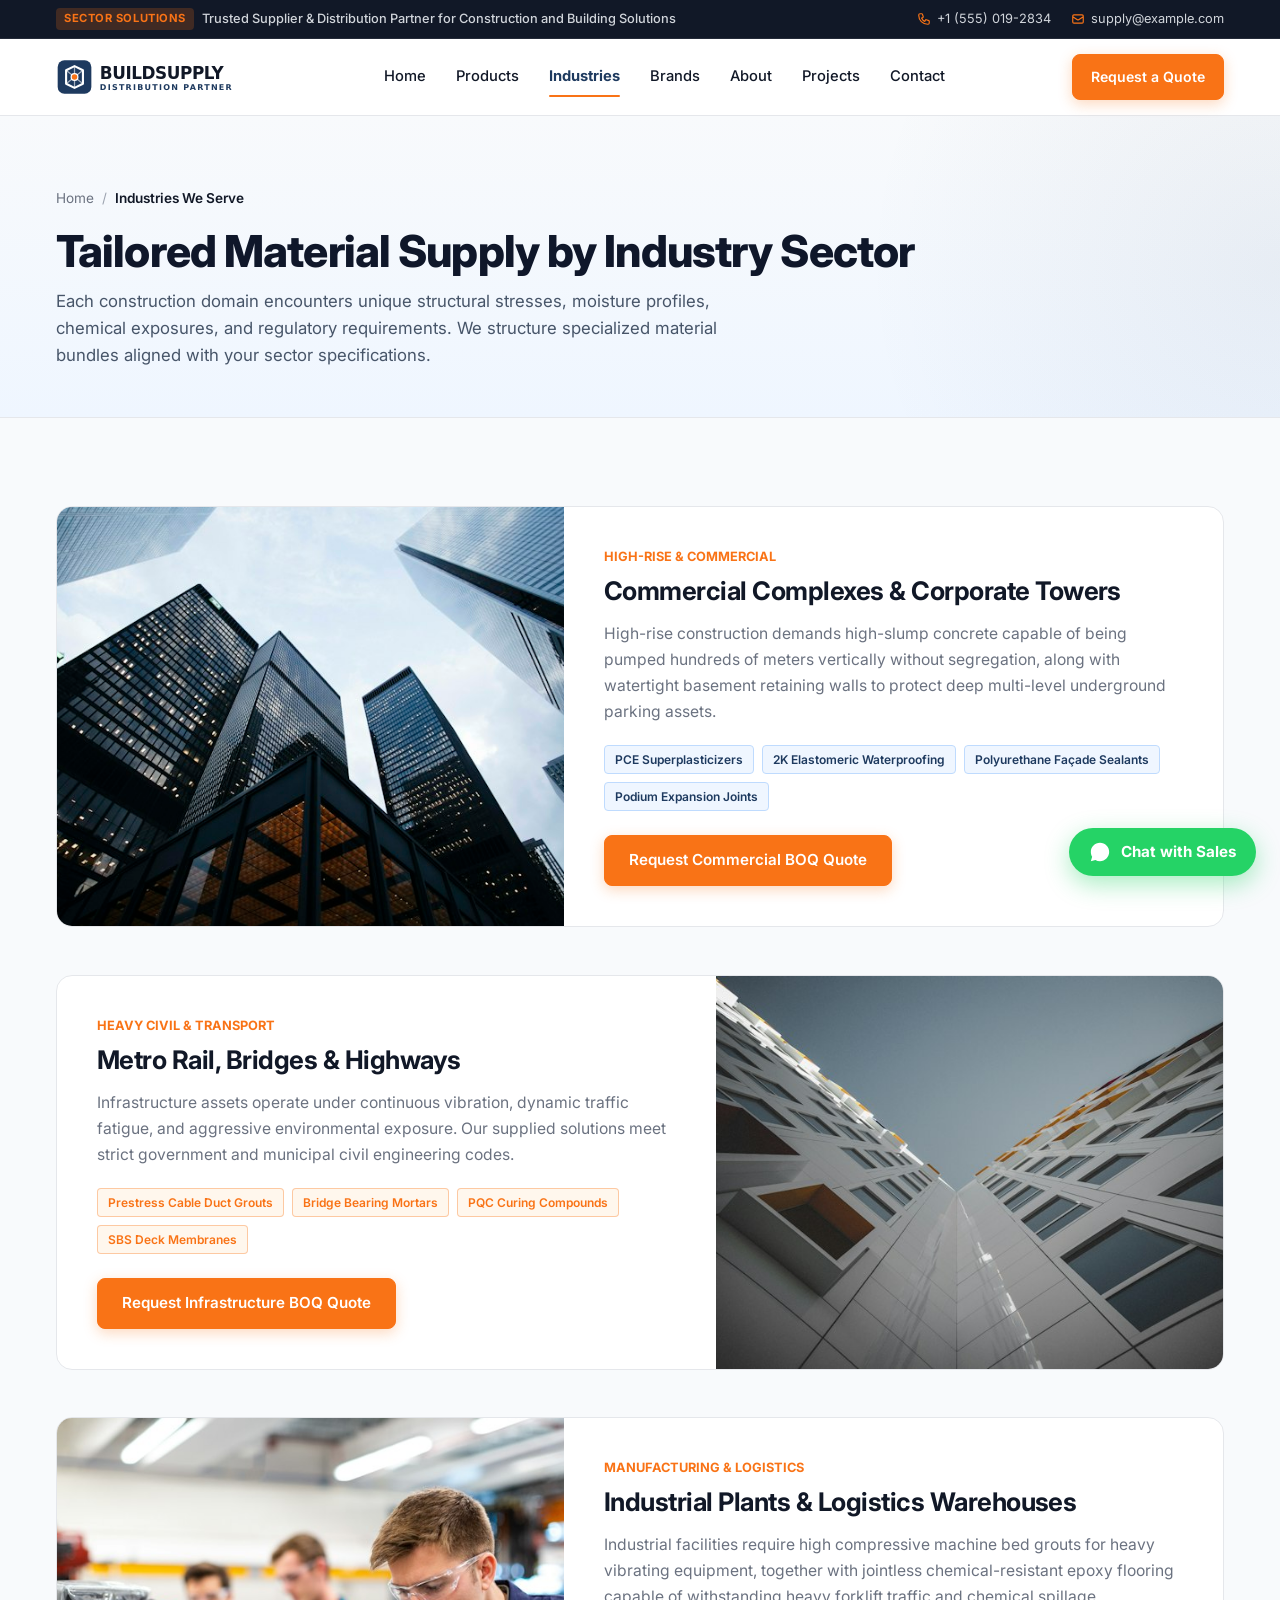
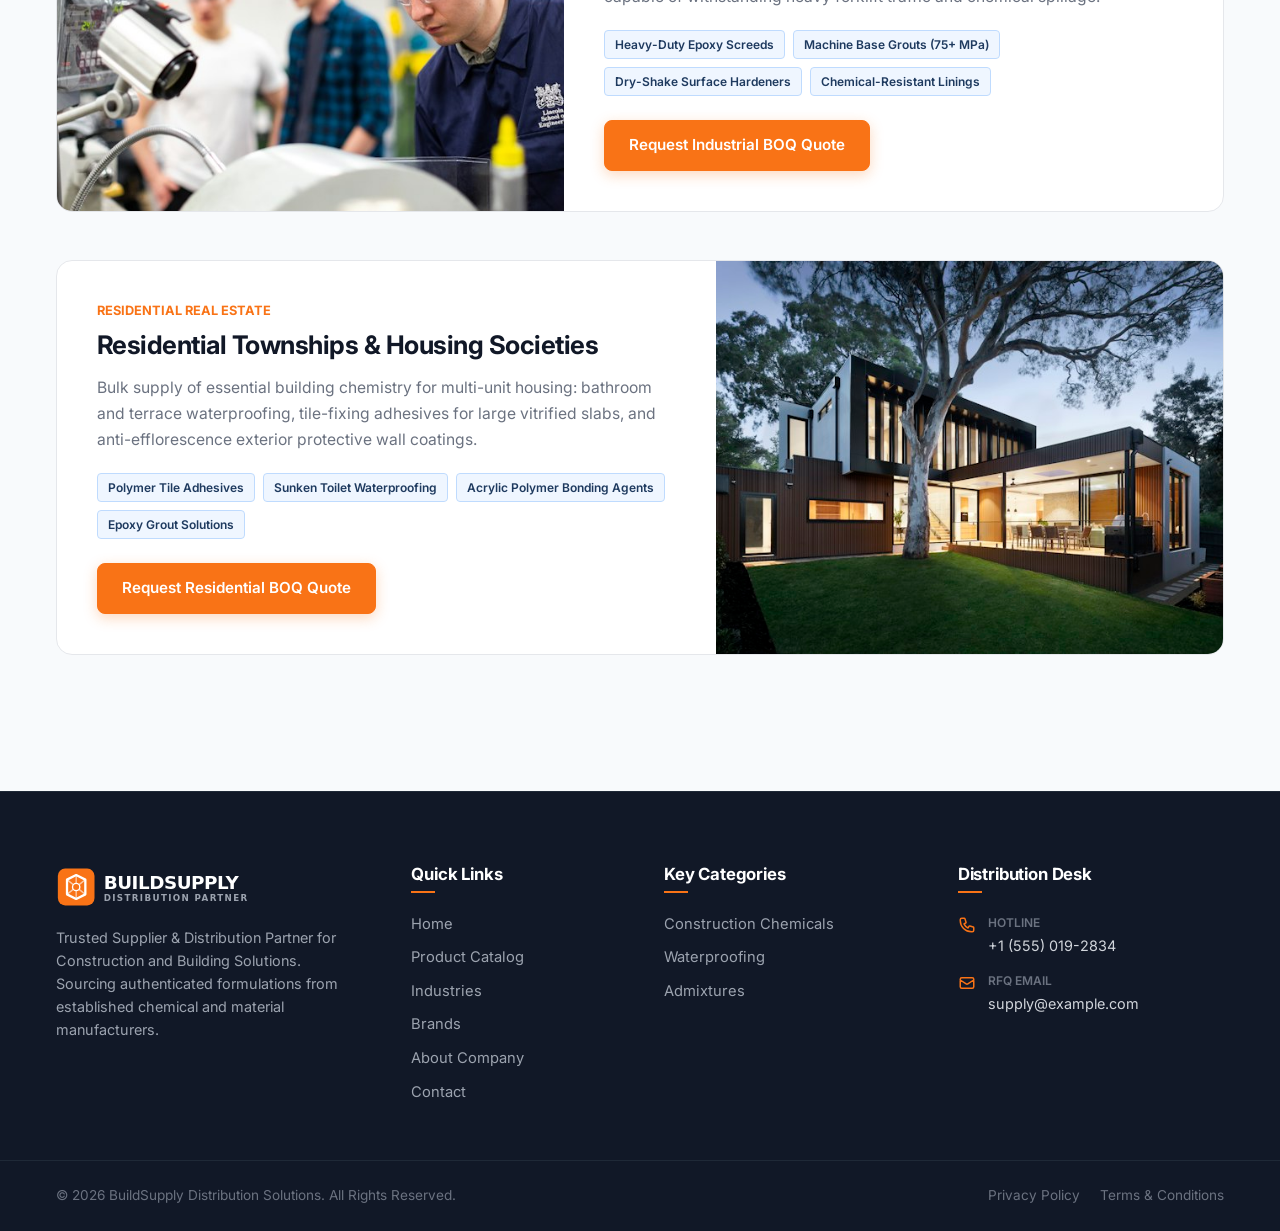
<file: industries.html>
<!DOCTYPE html>
<html lang="en">
<head>
  <meta charset="UTF-8">
  <meta name="viewport" content="width=device-width, initial-scale=1.0">
  <title>Industries We Serve | Construction Solutions by Sector | BuildSupply</title>
  <meta name="description" content="Specialized construction chemical and building material supply packages tailored for commercial, infrastructure, residential, industrial, and civil projects.">
  <link rel="canonical" href="https://example.com/industries.html">

  <link rel="icon" type="image/svg+xml" href="assets/logos/favicon.svg">

  <link rel="stylesheet" href="css/global.css">
  <link rel="stylesheet" href="css/header.css">
  <link rel="stylesheet" href="css/industries.css">
  <link rel="stylesheet" href="css/footer.css">
</head>
<body>

  <!-- Top Bar -->
  <div class="topbar">
    <div class="container topbar__container">
      <div class="topbar__tagline">
        <span class="topbar__badge">Sector Solutions</span>
        <span>Trusted Supplier &amp; Distribution Partner for Construction and Building Solutions</span>
      </div>
      <div class="topbar__contact">
        <a href="tel:+15550192834" class="topbar__item">
          <svg xmlns="http://www.w3.org/2000/svg" fill="none" viewBox="0 0 24 24" stroke="currentColor" width="14" height="14"><path stroke-linecap="round" stroke-linejoin="round" stroke-width="2" d="M3 5a2 2 0 012-2h3.28a1 1 0 01.948.684l1.498 4.493a1 1 0 01-.502 1.21l-2.257 1.13a11.042 11.042 0 005.516 5.516l1.13-2.257a1 1 0 011.21-.502l4.493 1.498a1 1 0 01.684.949V19a2 2 0 01-2 2h-1C9.716 21 3 14.284 3 6V5z" /></svg>
          <span>+1 (555) 019-2834</span>
        </a>
        <a href="mailto:supply@example.com" class="topbar__item">
          <svg xmlns="http://www.w3.org/2000/svg" fill="none" viewBox="0 0 24 24" stroke="currentColor" width="14" height="14"><path stroke-linecap="round" stroke-linejoin="round" stroke-width="2" d="M3 8l7.89 5.26a2 2 0 002.22 0L21 8M5 19h14a2 2 0 002-2V7a2 2 0 00-2-2H5a2 2 0 00-2 2v10a2 2 0 002 2z" /></svg>
          <span>supply@example.com</span>
        </a>
      </div>
    </div>
  </div>

  <!-- Header -->
  <header class="header">
    <div class="container header__container">
      <a href="index.html" class="header__logo">
        <img src="assets/logos/logo.svg" alt="BuildSupply Logo" width="220" height="46">
      </a>
      <nav class="header__nav" aria-label="Main Navigation">
        <ul class="header__nav-list">
          <li class="header__nav-item"><a href="index.html" class="header__nav-link">Home</a></li>
          <li class="header__nav-item"><a href="products.html" class="header__nav-link">Products</a></li>
          <li class="header__nav-item"><a href="industries.html" class="header__nav-link is-active">Industries</a></li>
          <li class="header__nav-item"><a href="brands.html" class="header__nav-link">Brands</a></li>
          <li class="header__nav-item"><a href="about.html" class="header__nav-link">About</a></li>
          <li class="header__nav-item"><a href="projects.html" class="header__nav-link">Projects</a></li>
          <li class="header__nav-item"><a href="contact.html" class="header__nav-link">Contact</a></li>
        </ul>
      </nav>
      <div class="header__actions">
        <button type="button" class="btn btn--primary header__cta-btn js-quick-quote-trigger">
          Request a Quote
        </button>
        <button type="button" class="header__toggle" aria-label="Toggle menu">
          <span class="header__toggle-bar"></span>
          <span class="header__toggle-bar"></span>
          <span class="header__toggle-bar"></span>
        </button>
      </div>
    </div>
  </header>

  <!-- Mobile Drawer -->
  <div class="mobile-drawer-overlay"></div>
  <aside class="mobile-drawer" id="mobileDrawer">
    <div class="mobile-drawer__header">
      <img src="assets/logos/logo.svg" alt="BuildSupply Logo" width="180" height="38">
      <button type="button" class="mobile-drawer__close">&times;</button>
    </div>
    <nav class="mobile-drawer__nav">
      <ul class="mobile-drawer__nav-list">
        <li><a href="index.html" class="mobile-drawer__link">Home</a></li>
        <li><a href="products.html" class="mobile-drawer__link">Products Catalog</a></li>
        <li><a href="industries.html" class="mobile-drawer__link is-active">Industries We Serve</a></li>
        <li><a href="brands.html" class="mobile-drawer__link">Manufacturer Brands</a></li>
        <li><a href="about.html" class="mobile-drawer__link">About the Company</a></li>
        <li><a href="projects.html" class="mobile-drawer__link">Project Showcase</a></li>
        <li><a href="contact.html" class="mobile-drawer__link">Contact &amp; Quotations</a></li>
      </ul>
    </nav>
  </aside>

  <main id="mainContent">

    <!-- Page Hero Banner -->
    <section class="page-hero">
      <div class="container page-hero__container">
        <nav class="breadcrumb" aria-label="Breadcrumb">
          <a href="index.html">Home</a>
          <span class="breadcrumb__separator">/</span>
          <span class="breadcrumb__current">Industries We Serve</span>
        </nav>
        <h1 class="page-hero__title">Tailored Material Supply by Industry Sector</h1>
        <p class="page-hero__description">
          Each construction domain encounters unique structural stresses, moisture profiles, chemical exposures, and regulatory requirements. We structure specialized material bundles aligned with your sector specifications.
        </p>
      </div>
    </section>

    <!-- Sectors Detailed List -->
    <section class="section">
      <div class="container">

        <!-- Sector 1: Commercial -->
        <article class="industry-sector-card reveal-on-scroll" id="commercial">
          <img src="assets/images/industries/ind-commercial.jpg" alt="Commercial Construction" class="industry-sector-card__image" loading="lazy">
          <div class="industry-sector-card__content">
            <span class="industry-sector-card__badge">High-Rise &amp; Commercial</span>
            <h2 class="industry-sector-card__title">Commercial Complexes &amp; Corporate Towers</h2>
            <p class="industry-sector-card__desc">
              High-rise construction demands high-slump concrete capable of being pumped hundreds of meters vertically without segregation, along with watertight basement retaining walls to protect deep multi-level underground parking assets.
            </p>
            <div class="industry-sector-card__solutions">
              <span class="badge badge--blue">PCE Superplasticizers</span>
              <span class="badge badge--blue">2K Elastomeric Waterproofing</span>
              <span class="badge badge--blue">Polyurethane Façade Sealants</span>
              <span class="badge badge--blue">Podium Expansion Joints</span>
            </div>
            <button type="button" class="btn btn--primary js-quick-quote-trigger" data-product-name="Commercial Project Supply Package">
              Request Commercial BOQ Quote
            </button>
          </div>
        </article>

        <!-- Sector 2: Infrastructure -->
        <article class="industry-sector-card reveal-on-scroll" id="infrastructure">
          <img src="assets/images/industries/ind-infra.jpg" alt="Infrastructure and Civil Works" class="industry-sector-card__image" loading="lazy">
          <div class="industry-sector-card__content">
            <span class="industry-sector-card__badge">Heavy Civil &amp; Transport</span>
            <h2 class="industry-sector-card__title">Metro Rail, Bridges &amp; Highways</h2>
            <p class="industry-sector-card__desc">
              Infrastructure assets operate under continuous vibration, dynamic traffic fatigue, and aggressive environmental exposure. Our supplied solutions meet strict government and municipal civil engineering codes.
            </p>
            <div class="industry-sector-card__solutions">
              <span class="badge badge--accent">Prestress Cable Duct Grouts</span>
              <span class="badge badge--accent">Bridge Bearing Mortars</span>
              <span class="badge badge--accent">PQC Curing Compounds</span>
              <span class="badge badge--accent">SBS Deck Membranes</span>
            </div>
            <button type="button" class="btn btn--primary js-quick-quote-trigger" data-product-name="Infrastructure Supply Package">
              Request Infrastructure BOQ Quote
            </button>
          </div>
        </article>

        <!-- Sector 3: Industrial Plants -->
        <article class="industry-sector-card reveal-on-scroll" id="industrial">
          <img src="assets/images/industries/ind-industrial.jpg" alt="Industrial Manufacturing Plants" class="industry-sector-card__image" loading="lazy">
          <div class="industry-sector-card__content">
            <span class="industry-sector-card__badge">Manufacturing &amp; Logistics</span>
            <h2 class="industry-sector-card__title">Industrial Plants &amp; Logistics Warehouses</h2>
            <p class="industry-sector-card__desc">
              Industrial facilities require high compressive machine bed grouts for heavy vibrating equipment, together with jointless chemical-resistant epoxy flooring capable of withstanding heavy forklift traffic and chemical spillage.
            </p>
            <div class="industry-sector-card__solutions">
              <span class="badge badge--blue">Heavy-Duty Epoxy Screeds</span>
              <span class="badge badge--blue">Machine Base Grouts (75+ MPa)</span>
              <span class="badge badge--blue">Dry-Shake Surface Hardeners</span>
              <span class="badge badge--blue">Chemical-Resistant Linings</span>
            </div>
            <button type="button" class="btn btn--primary js-quick-quote-trigger" data-product-name="Industrial Flooring & Grouting Package">
              Request Industrial BOQ Quote
            </button>
          </div>
        </article>

        <!-- Sector 4: Residential -->
        <article class="industry-sector-card reveal-on-scroll" id="residential">
          <img src="assets/images/industries/ind-residential.jpg" alt="Residential Real Estate" class="industry-sector-card__image" loading="lazy">
          <div class="industry-sector-card__content">
            <span class="industry-sector-card__badge">Residential Real Estate</span>
            <h2 class="industry-sector-card__title">Residential Townships &amp; Housing Societies</h2>
            <p class="industry-sector-card__desc">
              Bulk supply of essential building chemistry for multi-unit housing: bathroom and terrace waterproofing, tile-fixing adhesives for large vitrified slabs, and anti-efflorescence exterior protective wall coatings.
            </p>
            <div class="industry-sector-card__solutions">
              <span class="badge badge--blue">Polymer Tile Adhesives</span>
              <span class="badge badge--blue">Sunken Toilet Waterproofing</span>
              <span class="badge badge--blue">Acrylic Polymer Bonding Agents</span>
              <span class="badge badge--blue">Epoxy Grout Solutions</span>
            </div>
            <button type="button" class="btn btn--primary js-quick-quote-trigger" data-product-name="Residential Township Material Package">
              Request Residential BOQ Quote
            </button>
          </div>
        </article>

      </div>
    </section>

  </main>

  <!-- Footer -->
  <footer class="footer">
    <div class="container footer__main">
      <div class="footer__grid">
        <div class="footer__brand">
          <a href="index.html" class="footer__logo">
            <img src="assets/logos/logo-white.svg" alt="BuildSupply Logo" width="220" height="46">
          </a>
          <p class="footer__about-text">
            Trusted Supplier &amp; Distribution Partner for Construction and Building Solutions. Sourcing authenticated formulations from established chemical and material manufacturers.
          </p>
        </div>
        <div>
          <h4 class="footer__heading">Quick Links</h4>
          <ul class="footer__links">
            <li class="footer__link-item"><a href="index.html">Home</a></li>
            <li class="footer__link-item"><a href="products.html">Product Catalog</a></li>
            <li class="footer__link-item"><a href="industries.html">Industries</a></li>
            <li class="footer__link-item"><a href="brands.html">Brands</a></li>
            <li class="footer__link-item"><a href="about.html">About Company</a></li>
            <li class="footer__link-item"><a href="contact.html">Contact</a></li>
          </ul>
        </div>
        <div>
          <h4 class="footer__heading">Key Categories</h4>
          <ul class="footer__links">
            <li class="footer__link-item"><a href="products.html?category=Construction+Chemicals">Construction Chemicals</a></li>
            <li class="footer__link-item"><a href="products.html?category=Waterproofing+Solutions">Waterproofing</a></li>
            <li class="footer__link-item"><a href="products.html?category=Concrete+%26+Cement+Solutions">Admixtures</a></li>
          </ul>
        </div>
        <div>
          <h4 class="footer__heading">Distribution Desk</h4>
          <div class="footer__contact-list">
            <div class="footer__contact-item">
              <svg xmlns="http://www.w3.org/2000/svg" fill="none" viewBox="0 0 24 24" stroke="currentColor"><path stroke-linecap="round" stroke-linejoin="round" stroke-width="2" d="M3 5a2 2 0 012-2h3.28a1 1 0 01.948.684l1.498 4.493a1 1 0 01-.502 1.21l-2.257 1.13a11.042 11.042 0 005.516 5.516l1.13-2.257a1 1 0 011.21-.502l4.493 1.498a1 1 0 01.684.949V19a2 2 0 01-2 2h-1C9.716 21 3 14.284 3 6V5z" /></svg>
              <div><span class="footer__contact-label">Hotline</span><a href="tel:+15550192834">+1 (555) 019-2834</a></div>
            </div>
            <div class="footer__contact-item">
              <svg xmlns="http://www.w3.org/2000/svg" fill="none" viewBox="0 0 24 24" stroke="currentColor"><path stroke-linecap="round" stroke-linejoin="round" stroke-width="2" d="M3 8l7.89 5.26a2 2 0 002.22 0L21 8M5 19h14a2 2 0 002-2V7a2 2 0 00-2-2H5a2 2 0 00-2 2v10a2 2 0 002 2z" /></svg>
              <div><span class="footer__contact-label">RFQ Email</span><a href="mailto:supply@example.com">supply@example.com</a></div>
            </div>
          </div>
        </div>
      </div>
    </div>
    <div class="footer__bottom">
      <div class="container footer__bottom-container">
        <div>&copy; 2026 BuildSupply Distribution Solutions. All Rights Reserved.</div>
        <div class="footer__legal-links">
          <a href="#">Privacy Policy</a>
          <a href="#">Terms &amp; Conditions</a>
        </div>
      </div>
    </div>
  </footer>

  <!-- Scripts -->
  <script src="js/products.js"></script>
  <script src="js/navigation.js"></script>
  <script src="js/modal.js"></script>
  <script src="js/contact.js"></script>
  <script src="js/animations.js"></script>
  <script src="js/main.js"></script>
</body>
</html>
</file>
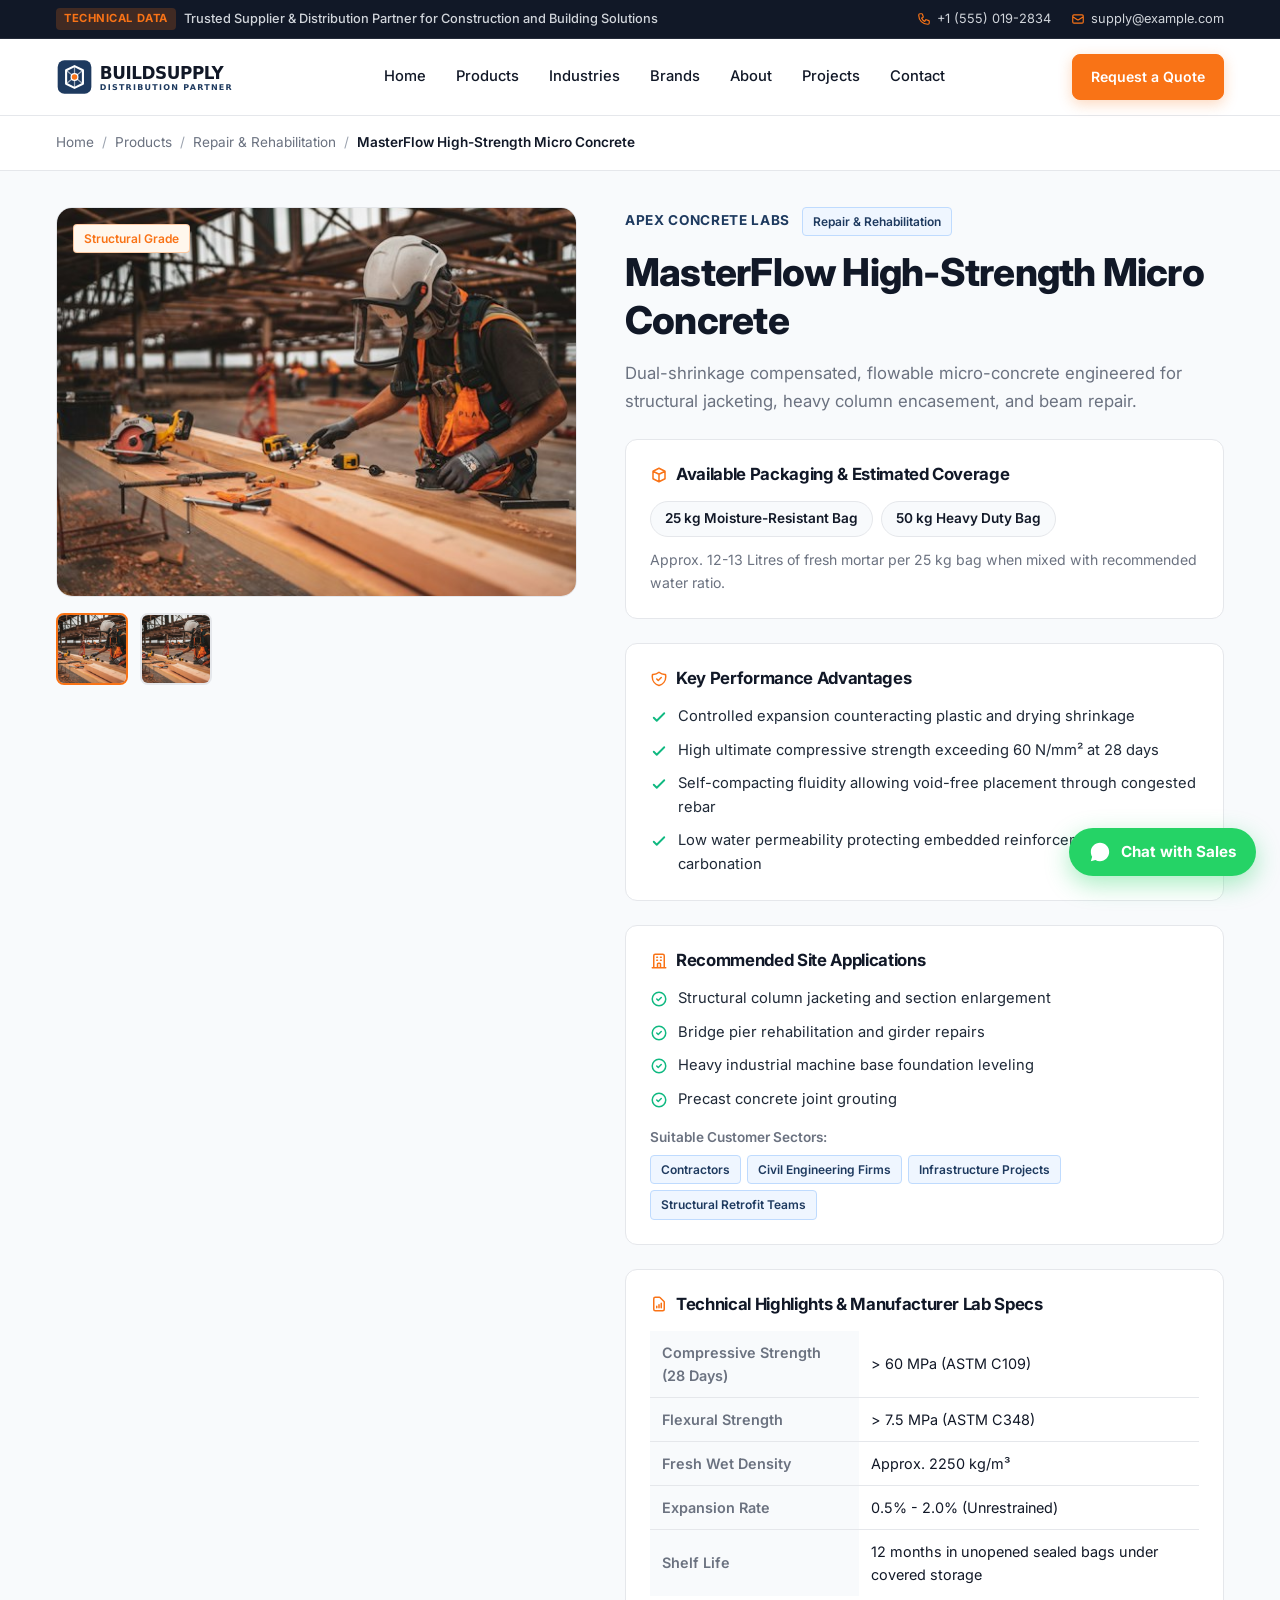
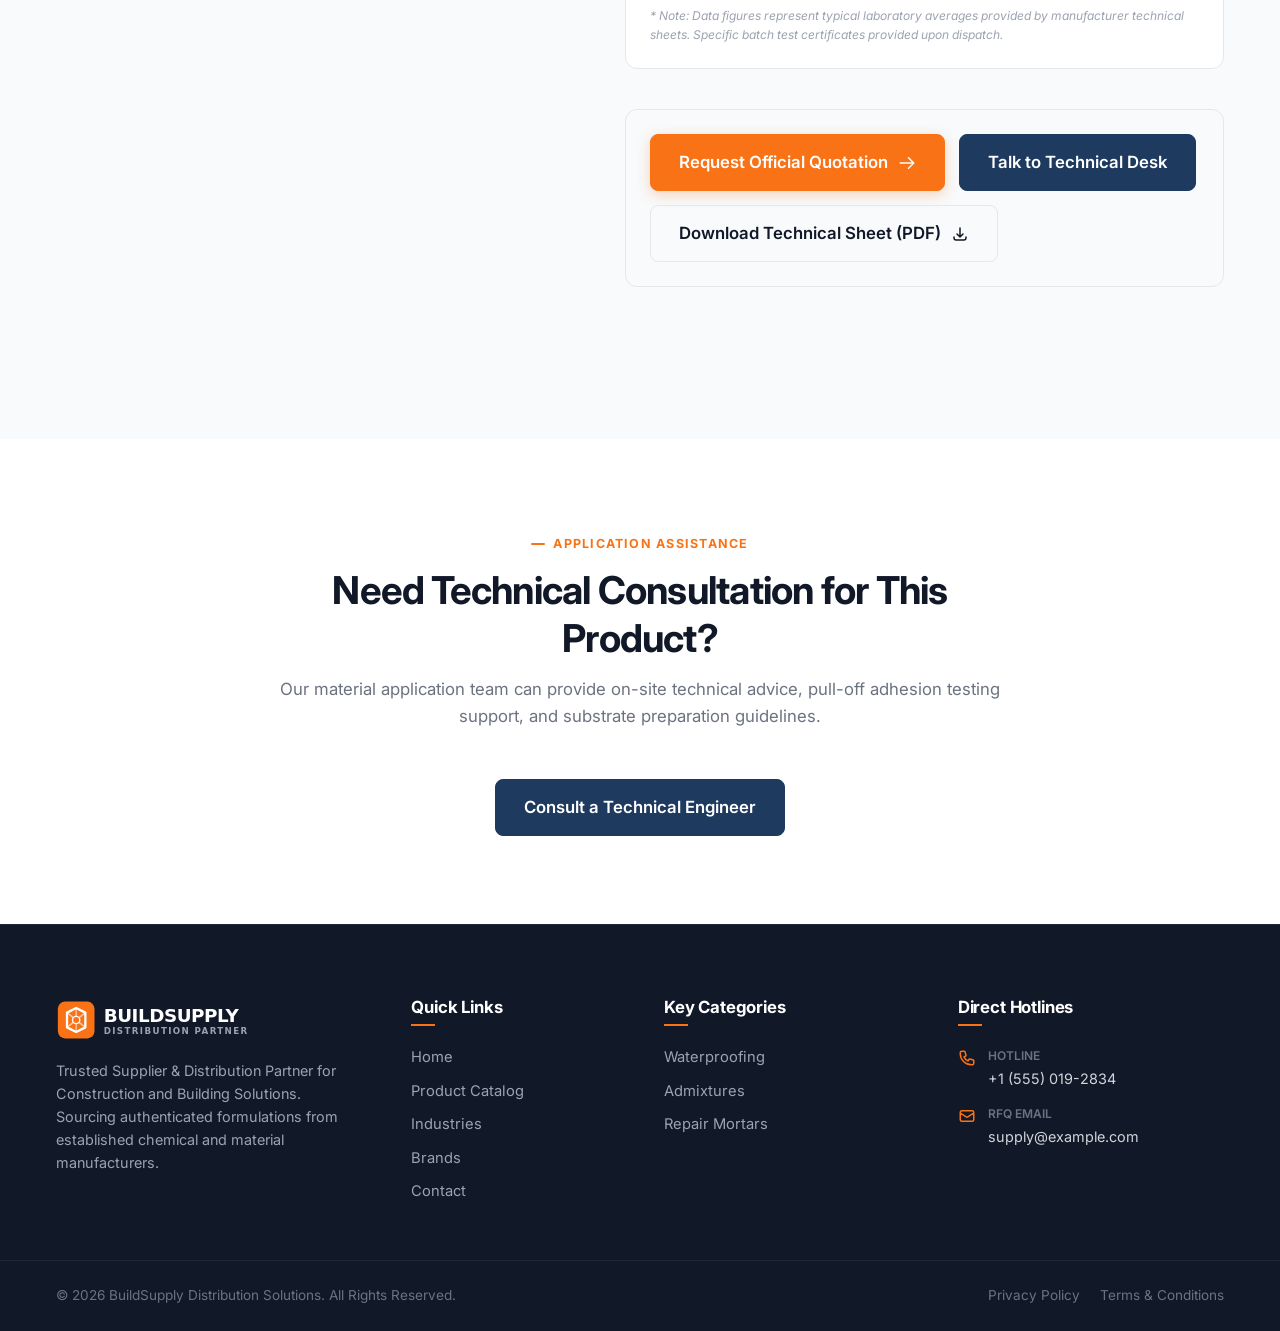
<file: product-details.html>
<!DOCTYPE html>
<html lang="en">
<head>
  <meta charset="UTF-8">
  <meta name="viewport" content="width=device-width, initial-scale=1.0">
  <title>Product Specifications &amp; Technical Details | BuildSupply</title>
  <meta name="description" content="View detailed technical specifications, ASTM/BS compliance highlights, coverage estimates, and packaging options for our construction chemical formulations.">
  <link rel="canonical" href="https://example.com/product-details.html">

  <link rel="icon" type="image/svg+xml" href="assets/logos/favicon.svg">

  <link rel="stylesheet" href="css/global.css">
  <link rel="stylesheet" href="css/header.css">
  <link rel="stylesheet" href="css/product-details.css">
  <link rel="stylesheet" href="css/footer.css">
</head>
<body>

  <!-- Top Bar -->
  <div class="topbar">
    <div class="container topbar__container">
      <div class="topbar__tagline">
        <span class="topbar__badge">Technical Data</span>
        <span>Trusted Supplier &amp; Distribution Partner for Construction and Building Solutions</span>
      </div>
      <div class="topbar__contact">
        <a href="tel:+15550192834" class="topbar__item">
          <svg xmlns="http://www.w3.org/2000/svg" fill="none" viewBox="0 0 24 24" stroke="currentColor" width="14" height="14"><path stroke-linecap="round" stroke-linejoin="round" stroke-width="2" d="M3 5a2 2 0 012-2h3.28a1 1 0 01.948.684l1.498 4.493a1 1 0 01-.502 1.21l-2.257 1.13a11.042 11.042 0 005.516 5.516l1.13-2.257a1 1 0 011.21-.502l4.493 1.498a1 1 0 01.684.949V19a2 2 0 01-2 2h-1C9.716 21 3 14.284 3 6V5z" /></svg>
          <span>+1 (555) 019-2834</span>
        </a>
        <a href="mailto:supply@example.com" class="topbar__item">
          <svg xmlns="http://www.w3.org/2000/svg" fill="none" viewBox="0 0 24 24" stroke="currentColor" width="14" height="14"><path stroke-linecap="round" stroke-linejoin="round" stroke-width="2" d="M3 8l7.89 5.26a2 2 0 002.22 0L21 8M5 19h14a2 2 0 002-2V7a2 2 0 00-2-2H5a2 2 0 00-2 2v10a2 2 0 002 2z" /></svg>
          <span>supply@example.com</span>
        </a>
      </div>
    </div>
  </div>

  <!-- Header -->
  <header class="header">
    <div class="container header__container">
      <a href="index.html" class="header__logo">
        <img src="assets/logos/logo.svg" alt="BuildSupply Logo" width="220" height="46">
      </a>
      <nav class="header__nav" aria-label="Main Navigation">
        <ul class="header__nav-list">
          <li class="header__nav-item"><a href="index.html" class="header__nav-link">Home</a></li>
          <li class="header__nav-item"><a href="products.html" class="header__nav-link is-active">Products</a></li>
          <li class="header__nav-item"><a href="industries.html" class="header__nav-link">Industries</a></li>
          <li class="header__nav-item"><a href="brands.html" class="header__nav-link">Brands</a></li>
          <li class="header__nav-item"><a href="about.html" class="header__nav-link">About</a></li>
          <li class="header__nav-item"><a href="projects.html" class="header__nav-link">Projects</a></li>
          <li class="header__nav-item"><a href="contact.html" class="header__nav-link">Contact</a></li>
        </ul>
      </nav>
      <div class="header__actions">
        <button type="button" class="btn btn--primary header__cta-btn js-quick-quote-trigger">
          Request a Quote
        </button>
        <button type="button" class="header__toggle" aria-label="Toggle menu">
          <span class="header__toggle-bar"></span>
          <span class="header__toggle-bar"></span>
          <span class="header__toggle-bar"></span>
        </button>
      </div>
    </div>
  </header>

  <!-- Mobile Drawer -->
  <div class="mobile-drawer-overlay"></div>
  <aside class="mobile-drawer" id="mobileDrawer">
    <div class="mobile-drawer__header">
      <img src="assets/logos/logo.svg" alt="BuildSupply Logo" width="180" height="38">
      <button type="button" class="mobile-drawer__close">&times;</button>
    </div>
    <nav class="mobile-drawer__nav">
      <ul class="mobile-drawer__nav-list">
        <li><a href="index.html" class="mobile-drawer__link">Home</a></li>
        <li><a href="products.html" class="mobile-drawer__link is-active">Products Catalog</a></li>
        <li><a href="industries.html" class="mobile-drawer__link">Industries We Serve</a></li>
        <li><a href="brands.html" class="mobile-drawer__link">Manufacturer Brands</a></li>
        <li><a href="about.html" class="mobile-drawer__link">About the Company</a></li>
        <li><a href="projects.html" class="mobile-drawer__link">Project Showcase</a></li>
        <li><a href="contact.html" class="mobile-drawer__link">Contact &amp; Quotations</a></li>
      </ul>
    </nav>
  </aside>

  <main id="mainContent">

    <!-- Breadcrumb Bar -->
    <div style="background-color:#FFFFFF; border-bottom: 1px solid var(--color-border);">
      <div class="container">
        <nav class="breadcrumb" aria-label="Breadcrumb">
          <a href="index.html">Home</a>
          <span class="breadcrumb__separator">/</span>
          <a href="products.html">Products</a>
          <span class="breadcrumb__separator">/</span>
          <a href="products.html" id="detailBreadcrumbCategory">Solution</a>
          <span class="breadcrumb__separator">/</span>
          <span class="breadcrumb__current" id="detailBreadcrumbCurrent">Product Specifications</span>
        </nav>
      </div>
    </div>

    <!-- Product Detail Container (Populated dynamically by main.js) -->
    <section class="section" style="padding-top: 36px;">
      <div class="container" id="productDetailContainer">
        <!-- Main.js injects product layout based on URL query param (?id=X) -->
        <div style="text-align:center;padding:80px 0;">
          <p class="text-muted">Loading technical specifications...</p>
        </div>
      </div>
    </section>

    <!-- Project Advisory Section -->
    <section class="section section--alt">
      <div class="container">
        <div class="section__header reveal-on-scroll">
          <span class="eyebrow">APPLICATION ASSISTANCE</span>
          <h2 class="section__title">Need Technical Consultation for This Product?</h2>
          <p class="section__description">
            Our material application team can provide on-site technical advice, pull-off adhesion testing support, and substrate preparation guidelines.
          </p>
        </div>
        <div style="text-align:center;">
          <a href="contact.html" class="btn btn--secondary btn--lg">
            Consult a Technical Engineer
          </a>
        </div>
      </div>
    </section>

  </main>

  <!-- Footer -->
  <footer class="footer">
    <div class="container footer__main">
      <div class="footer__grid">
        <div class="footer__brand">
          <a href="index.html" class="footer__logo">
            <img src="assets/logos/logo-white.svg" alt="BuildSupply Logo" width="220" height="46">
          </a>
          <p class="footer__about-text">
            Trusted Supplier &amp; Distribution Partner for Construction and Building Solutions. Sourcing authenticated formulations from established chemical and material manufacturers.
          </p>
        </div>
        <div>
          <h4 class="footer__heading">Quick Links</h4>
          <ul class="footer__links">
            <li class="footer__link-item"><a href="index.html">Home</a></li>
            <li class="footer__link-item"><a href="products.html">Product Catalog</a></li>
            <li class="footer__link-item"><a href="industries.html">Industries</a></li>
            <li class="footer__link-item"><a href="brands.html">Brands</a></li>
            <li class="footer__link-item"><a href="contact.html">Contact</a></li>
          </ul>
        </div>
        <div>
          <h4 class="footer__heading">Key Categories</h4>
          <ul class="footer__links">
            <li class="footer__link-item"><a href="products.html?category=Waterproofing+Solutions">Waterproofing</a></li>
            <li class="footer__link-item"><a href="products.html?category=Concrete+%26+Cement+Solutions">Admixtures</a></li>
            <li class="footer__link-item"><a href="products.html?category=Repair+%26+Rehabilitation">Repair Mortars</a></li>
          </ul>
        </div>
        <div>
          <h4 class="footer__heading">Direct Hotlines</h4>
          <div class="footer__contact-list">
            <div class="footer__contact-item">
              <svg xmlns="http://www.w3.org/2000/svg" fill="none" viewBox="0 0 24 24" stroke="currentColor"><path stroke-linecap="round" stroke-linejoin="round" stroke-width="2" d="M3 5a2 2 0 012-2h3.28a1 1 0 01.948.684l1.498 4.493a1 1 0 01-.502 1.21l-2.257 1.13a11.042 11.042 0 005.516 5.516l1.13-2.257a1 1 0 011.21-.502l4.493 1.498a1 1 0 01.684.949V19a2 2 0 01-2 2h-1C9.716 21 3 14.284 3 6V5z" /></svg>
              <div><span class="footer__contact-label">Hotline</span><a href="tel:+15550192834">+1 (555) 019-2834</a></div>
            </div>
            <div class="footer__contact-item">
              <svg xmlns="http://www.w3.org/2000/svg" fill="none" viewBox="0 0 24 24" stroke="currentColor"><path stroke-linecap="round" stroke-linejoin="round" stroke-width="2" d="M3 8l7.89 5.26a2 2 0 002.22 0L21 8M5 19h14a2 2 0 002-2V7a2 2 0 00-2-2H5a2 2 0 00-2 2v10a2 2 0 002 2z" /></svg>
              <div><span class="footer__contact-label">RFQ Email</span><a href="mailto:supply@example.com">supply@example.com</a></div>
            </div>
          </div>
        </div>
      </div>
    </div>
    <div class="footer__bottom">
      <div class="container footer__bottom-container">
        <div>&copy; 2026 BuildSupply Distribution Solutions. All Rights Reserved.</div>
        <div class="footer__legal-links">
          <a href="#">Privacy Policy</a>
          <a href="#">Terms &amp; Conditions</a>
        </div>
      </div>
    </div>
  </footer>

  <!-- Scripts -->
  <script src="js/products.js"></script>
  <script src="js/navigation.js"></script>
  <script src="js/modal.js"></script>
  <script src="js/contact.js"></script>
  <script src="js/animations.js"></script>
  <script src="js/main.js"></script>
</body>
</html>
</file>
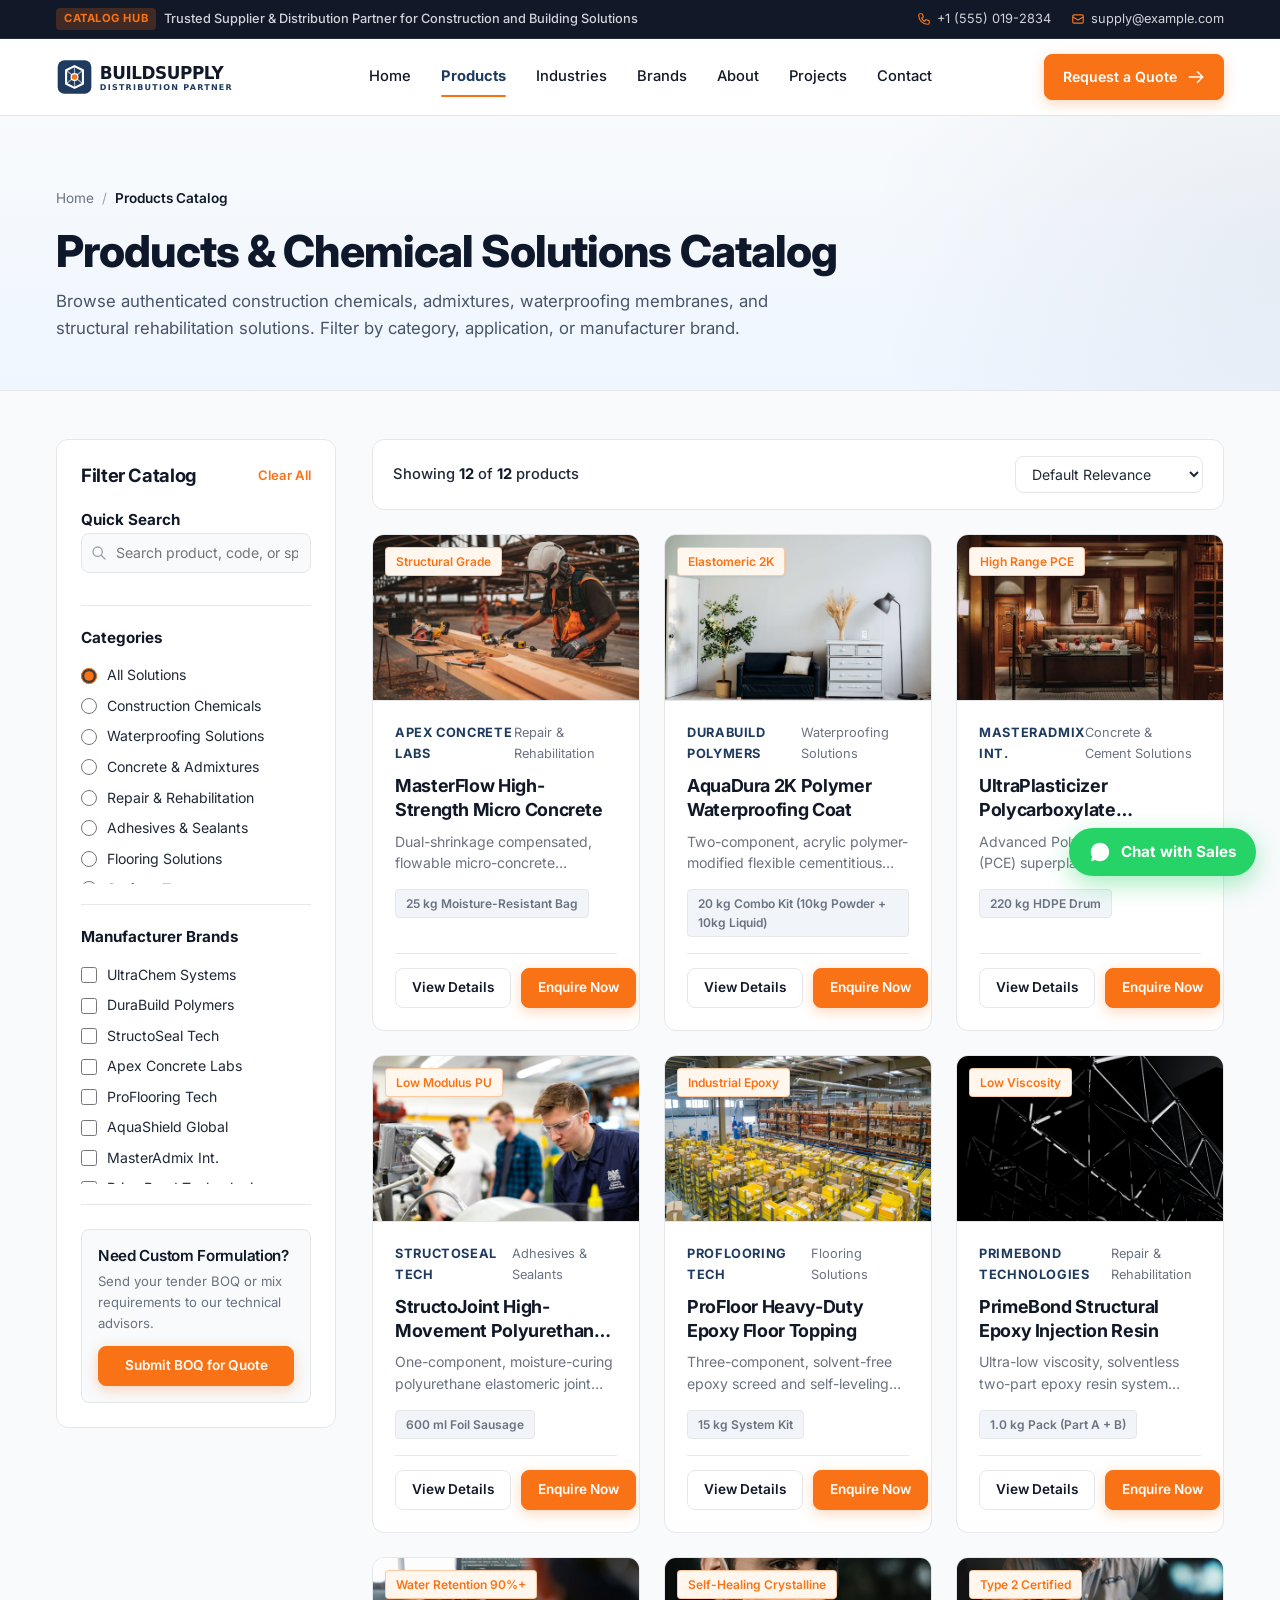
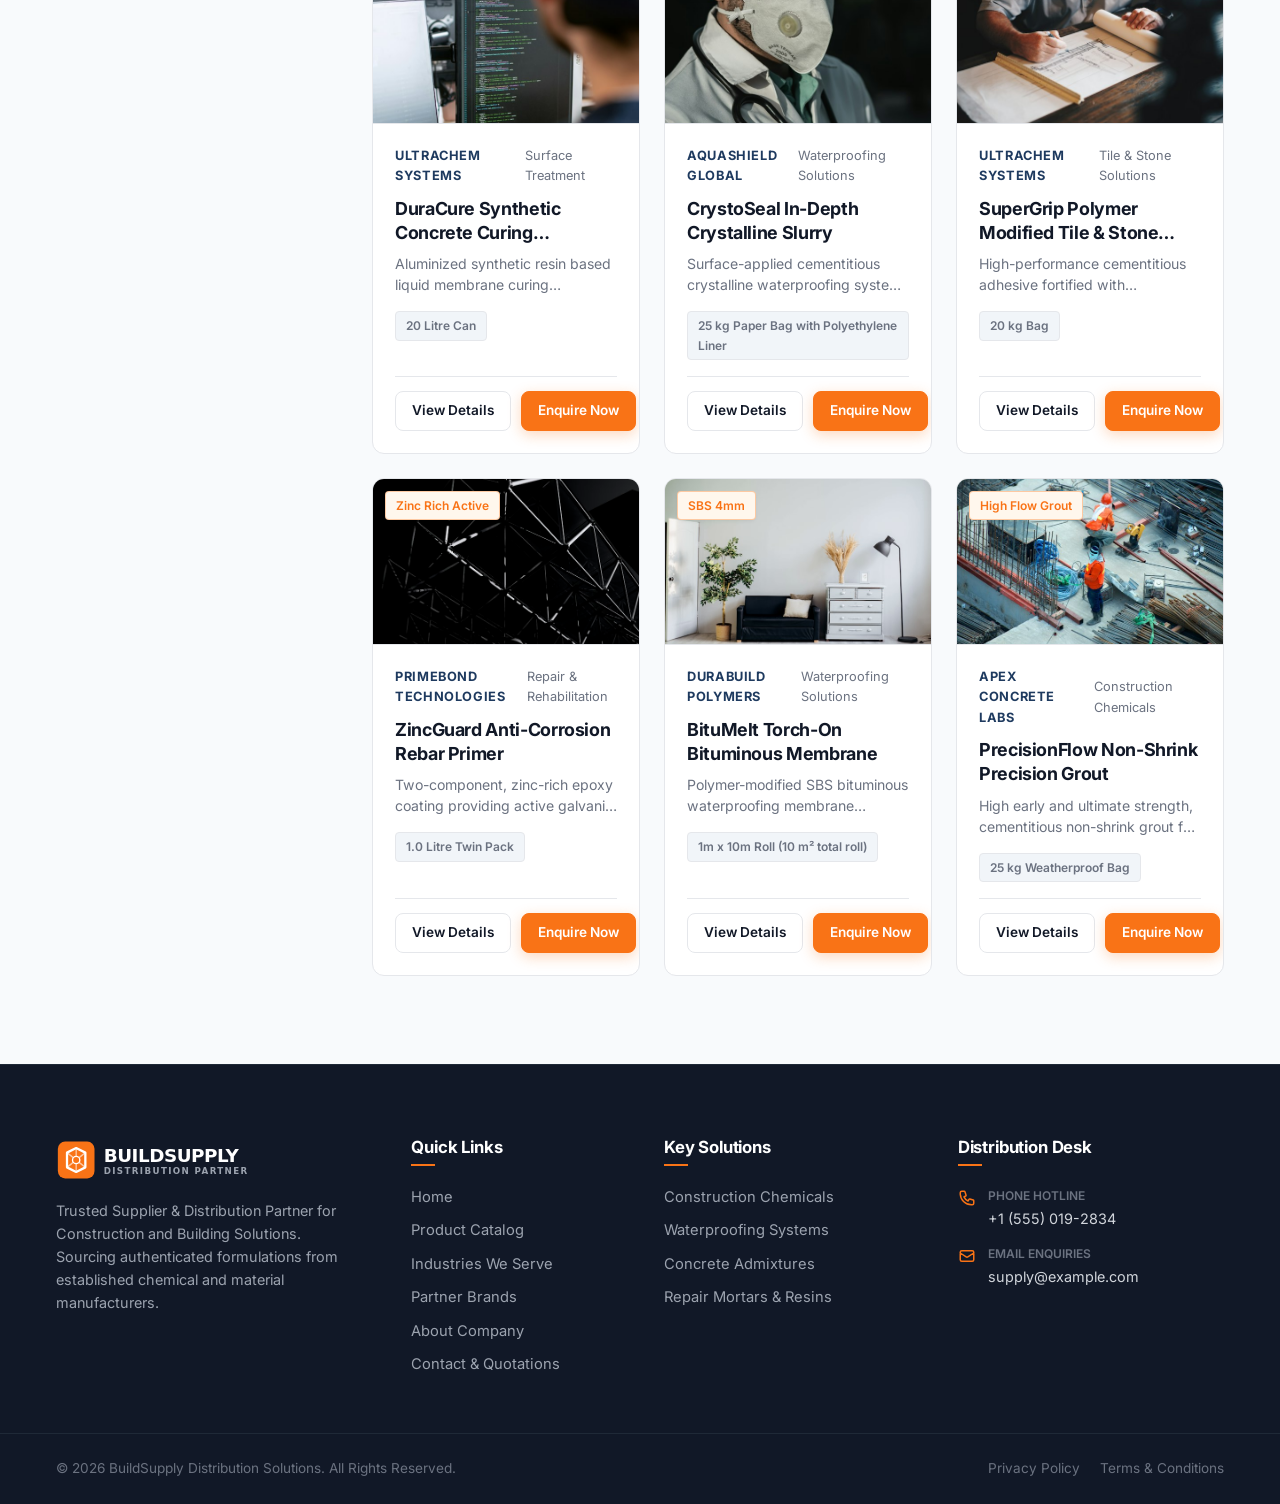
<file: products.html>
<!DOCTYPE html>
<html lang="en">
<head>
  <meta charset="UTF-8">
  <meta name="viewport" content="width=device-width, initial-scale=1.0">
  <title>Construction Products &amp; Chemicals | BuildSupply Distribution Partner</title>
  <meta name="description" content="Explore our catalog of certified construction chemicals, waterproofing membranes, PCE concrete admixtures, micro-concretes, joint sealants, and industrial flooring.">
  <link rel="canonical" href="https://example.com/products.html">

  <!-- Open Graph -->
  <meta property="og:type" content="website">
  <meta property="og:title" content="Construction Products &amp; Chemicals Catalog | BuildSupply">
  <meta property="og:description" content="Filter and discover certified building chemicals and materials from authorized manufacturers.">
  <meta property="og:image" content="assets/images/hero/hero-main.jpg">

  <link rel="icon" type="image/svg+xml" href="assets/logos/favicon.svg">

  <link rel="stylesheet" href="css/global.css">
  <link rel="stylesheet" href="css/header.css">
  <link rel="stylesheet" href="css/products.css">
  <link rel="stylesheet" href="css/footer.css">
</head>
<body>

  <!-- Top Bar -->
  <div class="topbar">
    <div class="container topbar__container">
      <div class="topbar__tagline">
        <span class="topbar__badge">Catalog Hub</span>
        <span>Trusted Supplier &amp; Distribution Partner for Construction and Building Solutions</span>
      </div>
      <div class="topbar__contact">
        <a href="tel:+15550192834" class="topbar__item">
          <svg xmlns="http://www.w3.org/2000/svg" fill="none" viewBox="0 0 24 24" stroke="currentColor" width="14" height="14">
            <path stroke-linecap="round" stroke-linejoin="round" stroke-width="2" d="M3 5a2 2 0 012-2h3.28a1 1 0 01.948.684l1.498 4.493a1 1 0 01-.502 1.21l-2.257 1.13a11.042 11.042 0 005.516 5.516l1.13-2.257a1 1 0 011.21-.502l4.493 1.498a1 1 0 01.684.949V19a2 2 0 01-2 2h-1C9.716 21 3 14.284 3 6V5z" />
          </svg>
          <span>+1 (555) 019-2834</span>
        </a>
        <a href="mailto:supply@example.com" class="topbar__item">
          <svg xmlns="http://www.w3.org/2000/svg" fill="none" viewBox="0 0 24 24" stroke="currentColor" width="14" height="14">
            <path stroke-linecap="round" stroke-linejoin="round" stroke-width="2" d="M3 8l7.89 5.26a2 2 0 002.22 0L21 8M5 19h14a2 2 0 002-2V7a2 2 0 00-2-2H5a2 2 0 00-2 2v10a2 2 0 002 2z" />
          </svg>
          <span>supply@example.com</span>
        </a>
      </div>
    </div>
  </div>

  <!-- Header -->
  <header class="header">
    <div class="container header__container">
      <a href="index.html" class="header__logo" aria-label="BuildSupply Homepage">
        <img src="assets/logos/logo.svg" alt="BuildSupply Logo" width="220" height="46">
      </a>
      <nav class="header__nav" aria-label="Main Navigation">
        <ul class="header__nav-list">
          <li class="header__nav-item"><a href="index.html" class="header__nav-link">Home</a></li>
          <li class="header__nav-item"><a href="products.html" class="header__nav-link is-active">Products</a></li>
          <li class="header__nav-item"><a href="industries.html" class="header__nav-link">Industries</a></li>
          <li class="header__nav-item"><a href="brands.html" class="header__nav-link">Brands</a></li>
          <li class="header__nav-item"><a href="about.html" class="header__nav-link">About</a></li>
          <li class="header__nav-item"><a href="projects.html" class="header__nav-link">Projects</a></li>
          <li class="header__nav-item"><a href="contact.html" class="header__nav-link">Contact</a></li>
        </ul>
      </nav>
      <div class="header__actions">
        <button type="button" class="btn btn--primary header__cta-btn js-quick-quote-trigger">
          Request a Quote
          <svg xmlns="http://www.w3.org/2000/svg" fill="none" viewBox="0 0 24 24" stroke="currentColor">
            <path stroke-linecap="round" stroke-linejoin="round" stroke-width="2" d="M14 5l7 7m0 0l-7 7m7-7H3" />
          </svg>
        </button>
        <button type="button" class="header__toggle" aria-label="Toggle navigation menu" aria-expanded="false" aria-controls="mobileDrawer">
          <span class="header__toggle-bar"></span>
          <span class="header__toggle-bar"></span>
          <span class="header__toggle-bar"></span>
        </button>
      </div>
    </div>
  </header>

  <!-- Mobile Drawer -->
  <div class="mobile-drawer-overlay"></div>
  <aside class="mobile-drawer" id="mobileDrawer">
    <div class="mobile-drawer__header">
      <img src="assets/logos/logo.svg" alt="BuildSupply Logo" width="180" height="38">
      <button type="button" class="mobile-drawer__close" aria-label="Close mobile menu">&times;</button>
    </div>
    <nav class="mobile-drawer__nav">
      <ul class="mobile-drawer__nav-list">
        <li><a href="index.html" class="mobile-drawer__link">Home</a></li>
        <li><a href="products.html" class="mobile-drawer__link is-active">Products Catalog</a></li>
        <li><a href="industries.html" class="mobile-drawer__link">Industries We Serve</a></li>
        <li><a href="brands.html" class="mobile-drawer__link">Manufacturer Brands</a></li>
        <li><a href="about.html" class="mobile-drawer__link">About the Company</a></li>
        <li><a href="projects.html" class="mobile-drawer__link">Project Showcase</a></li>
        <li><a href="contact.html" class="mobile-drawer__link">Contact &amp; Quotations</a></li>
      </ul>
    </nav>
  </aside>

  <main id="mainContent">

    <!-- Page Hero Banner -->
    <section class="page-hero">
      <div class="container page-hero__container">
        <nav class="breadcrumb" aria-label="Breadcrumbs">
          <a href="index.html">Home</a>
          <span class="breadcrumb__separator">/</span>
          <span class="breadcrumb__current">Products Catalog</span>
        </nav>
        <h1 class="page-hero__title">Products &amp; Chemical Solutions Catalog</h1>
        <p class="page-hero__description">
          Browse authenticated construction chemicals, admixtures, waterproofing membranes, and structural rehabilitation solutions. Filter by category, application, or manufacturer brand.
        </p>
      </div>
    </section>

    <!-- Main Catalog Section -->
    <section class="section" style="padding-top: 48px;">
      <div class="container">
        <div class="catalog-layout">

          <!-- Overlay for Mobile Filter Drawer -->
          <div class="catalog-sidebar-overlay" id="catalogSidebarOverlay"></div>

          <!-- Sidebar Filters -->
          <aside class="catalog-sidebar" aria-label="Product Filters">
            <div style="display:flex;align-items:center;justify-content:space-between;margin-bottom:20px;">
              <h2 style="font-size:1.15rem;font-weight:700;">Filter Catalog</h2>
              <div style="display:flex;align-items:center;gap:12px;">
                <button type="button" class="btn btn--text" id="clearAllFilters" style="font-size:0.82rem;color:var(--color-accent);">Clear All</button>
                <button type="button" class="mobile-sidebar-close" id="mobileSidebarClose" aria-label="Close filters">&times;</button>
              </div>
            </div>

            <!-- Search Group -->
            <div class="filter-group">
              <label class="filter-group__title" for="catalogSearch">Quick Search</label>
              <div class="filter-search-box">
                <svg class="filter-search-icon" xmlns="http://www.w3.org/2000/svg" fill="none" viewBox="0 0 24 24" stroke="currentColor">
                  <path stroke-linecap="round" stroke-linejoin="round" stroke-width="2" d="M21 21l-6-6m2-5a7 7 0 11-14 0 7 7 0 0114 0z" />
                </svg>
                <input type="text" id="catalogSearch" class="filter-search-input" placeholder="Search product, code, or spec...">
              </div>
            </div>

            <!-- Categories Radio Group -->
            <div class="filter-group">
              <div class="filter-group__header">
                <span class="filter-group__title">Categories</span>
              </div>
              <div class="filter-checkbox-list">
                <label class="filter-checkbox-item">
                  <input type="radio" name="categoryFilter" value="all" checked>
                  <span>All Solutions</span>
                </label>
                <label class="filter-checkbox-item">
                  <input type="radio" name="categoryFilter" value="Construction Chemicals">
                  <span>Construction Chemicals</span>
                </label>
                <label class="filter-checkbox-item">
                  <input type="radio" name="categoryFilter" value="Waterproofing Solutions">
                  <span>Waterproofing Solutions</span>
                </label>
                <label class="filter-checkbox-item">
                  <input type="radio" name="categoryFilter" value="Concrete & Cement Solutions">
                  <span>Concrete &amp; Admixtures</span>
                </label>
                <label class="filter-checkbox-item">
                  <input type="radio" name="categoryFilter" value="Repair & Rehabilitation">
                  <span>Repair &amp; Rehabilitation</span>
                </label>
                <label class="filter-checkbox-item">
                  <input type="radio" name="categoryFilter" value="Adhesives & Sealants">
                  <span>Adhesives &amp; Sealants</span>
                </label>
                <label class="filter-checkbox-item">
                  <input type="radio" name="categoryFilter" value="Flooring Solutions">
                  <span>Flooring Solutions</span>
                </label>
                <label class="filter-checkbox-item">
                  <input type="radio" name="categoryFilter" value="Surface Treatment">
                  <span>Surface Treatment</span>
                </label>
                <label class="filter-checkbox-item">
                  <input type="radio" name="categoryFilter" value="Tile & Stone Solutions">
                  <span>Tile &amp; Stone Solutions</span>
                </label>
              </div>
            </div>

            <!-- Brand Multi-select Checkboxes -->
            <div class="filter-group">
              <div class="filter-group__header">
                <span class="filter-group__title">Manufacturer Brands</span>
              </div>
              <div class="filter-checkbox-list">
                <label class="filter-checkbox-item">
                  <input type="checkbox" name="brandFilter" value="UltraChem Systems">
                  <span>UltraChem Systems</span>
                </label>
                <label class="filter-checkbox-item">
                  <input type="checkbox" name="brandFilter" value="DuraBuild Polymers">
                  <span>DuraBuild Polymers</span>
                </label>
                <label class="filter-checkbox-item">
                  <input type="checkbox" name="brandFilter" value="StructoSeal Tech">
                  <span>StructoSeal Tech</span>
                </label>
                <label class="filter-checkbox-item">
                  <input type="checkbox" name="brandFilter" value="Apex Concrete Labs">
                  <span>Apex Concrete Labs</span>
                </label>
                <label class="filter-checkbox-item">
                  <input type="checkbox" name="brandFilter" value="ProFlooring Tech">
                  <span>ProFlooring Tech</span>
                </label>
                <label class="filter-checkbox-item">
                  <input type="checkbox" name="brandFilter" value="AquaShield Global">
                  <span>AquaShield Global</span>
                </label>
                <label class="filter-checkbox-item">
                  <input type="checkbox" name="brandFilter" value="MasterAdmix Int.">
                  <span>MasterAdmix Int.</span>
                </label>
                <label class="filter-checkbox-item">
                  <input type="checkbox" name="brandFilter" value="PrimeBond Technologies">
                  <span>PrimeBond Technologies</span>
                </label>
              </div>
            </div>

            <!-- RFQ Callout in Sidebar -->
            <div style="background-color:#F8FAFC;border:1px solid var(--color-border);border-radius:var(--radius-md);padding:16px;margin-top:24px;">
              <h4 style="font-size:0.95rem;margin-bottom:6px;">Need Custom Formulation?</h4>
              <p style="font-size:0.82rem;color:var(--color-text-muted);margin-bottom:12px;">Send your tender BOQ or mix requirements to our technical advisors.</p>
              <button type="button" class="btn btn--primary btn--sm btn--full js-quick-quote-trigger">
                Submit BOQ for Quote
              </button>
            </div>

            <!-- Mobile Apply Bar -->
            <div class="mobile-filter-apply-bar">
              <button type="button" class="btn btn--primary btn--full" id="applyMobileFiltersBtn">
                Show Matching Products
              </button>
            </div>
          </aside>

          <!-- Main Grid Content -->
          <div class="catalog-main">
            <!-- Toolbar -->
            <div class="catalog-toolbar">
              <div class="catalog-toolbar__results" id="resultsCount">
                Showing products...
              </div>

              <div class="catalog-toolbar__controls">
                <button type="button" class="mobile-filter-btn" id="mobileFilterToggle">
                  <svg xmlns="http://www.w3.org/2000/svg" fill="none" viewBox="0 0 24 24" stroke="currentColor">
                    <path stroke-linecap="round" stroke-linejoin="round" stroke-width="2" d="M3 4a1 1 0 011-1h16a1 1 0 011 1v2.586a1 1 0 01-.293.707l-6.414 6.414a1 1 0 00-.293.707V17l-4 4v-6.586a1 1 0 00-.293-.707L3.293 7.293A1 1 0 013 6.586V4z" />
                  </svg>
                  <span>Filters</span>
                </button>

                <label for="catalogSort" class="sr-only" style="position:absolute;width:1px;height:1px;padding:0;margin:-1px;overflow:hidden;clip:rect(0,0,0,0);border:0;">Sort products</label>
                <select id="catalogSort" class="catalog-sort-select">
                  <option value="default">Default Relevance</option>
                  <option value="name-asc">Product Name (A - Z)</option>
                  <option value="name-desc">Product Name (Z - A)</option>
                  <option value="brand">Sort by Brand</option>
                </select>
              </div>
            </div>

            <!-- Active Filter Tags -->
            <div class="active-filters" id="activeFilterTags" style="display:none;"></div>

            <!-- Products Grid -->
            <div class="catalog-grid" id="catalogGrid">
              <!-- Rendered via filters.js -->
            </div>
          </div>

        </div>
      </div>
    </section>

  </main>

  <!-- Footer -->
  <footer class="footer">
    <div class="container footer__main">
      <div class="footer__grid">
        <div class="footer__brand">
          <a href="index.html" class="footer__logo">
            <img src="assets/logos/logo-white.svg" alt="BuildSupply Logo" width="220" height="46">
          </a>
          <p class="footer__about-text">
            Trusted Supplier &amp; Distribution Partner for Construction and Building Solutions. Sourcing authenticated formulations from established chemical and material manufacturers.
          </p>
        </div>

        <div>
          <h4 class="footer__heading">Quick Links</h4>
          <ul class="footer__links">
            <li class="footer__link-item"><a href="index.html">Home</a></li>
            <li class="footer__link-item"><a href="products.html">Product Catalog</a></li>
            <li class="footer__link-item"><a href="industries.html">Industries We Serve</a></li>
            <li class="footer__link-item"><a href="brands.html">Partner Brands</a></li>
            <li class="footer__link-item"><a href="about.html">About Company</a></li>
            <li class="footer__link-item"><a href="contact.html">Contact &amp; Quotations</a></li>
          </ul>
        </div>

        <div>
          <h4 class="footer__heading">Key Solutions</h4>
          <ul class="footer__links">
            <li class="footer__link-item"><a href="products.html?category=Construction+Chemicals">Construction Chemicals</a></li>
            <li class="footer__link-item"><a href="products.html?category=Waterproofing+Solutions">Waterproofing Systems</a></li>
            <li class="footer__link-item"><a href="products.html?category=Concrete+%26+Cement+Solutions">Concrete Admixtures</a></li>
            <li class="footer__link-item"><a href="products.html?category=Repair+%26+Rehabilitation">Repair Mortars &amp; Resins</a></li>
          </ul>
        </div>

        <div>
          <h4 class="footer__heading">Distribution Desk</h4>
          <div class="footer__contact-list">
            <div class="footer__contact-item">
              <svg xmlns="http://www.w3.org/2000/svg" fill="none" viewBox="0 0 24 24" stroke="currentColor"><path stroke-linecap="round" stroke-linejoin="round" stroke-width="2" d="M3 5a2 2 0 012-2h3.28a1 1 0 01.948.684l1.498 4.493a1 1 0 01-.502 1.21l-2.257 1.13a11.042 11.042 0 005.516 5.516l1.13-2.257a1 1 0 011.21-.502l4.493 1.498a1 1 0 01.684.949V19a2 2 0 01-2 2h-1C9.716 21 3 14.284 3 6V5z" /></svg>
              <div><span class="footer__contact-label">Phone Hotline</span><a href="tel:+15550192834">+1 (555) 019-2834</a></div>
            </div>
            <div class="footer__contact-item">
              <svg xmlns="http://www.w3.org/2000/svg" fill="none" viewBox="0 0 24 24" stroke="currentColor"><path stroke-linecap="round" stroke-linejoin="round" stroke-width="2" d="M3 8l7.89 5.26a2 2 0 002.22 0L21 8M5 19h14a2 2 0 002-2V7a2 2 0 00-2-2H5a2 2 0 00-2 2v10a2 2 0 002 2z" /></svg>
              <div><span class="footer__contact-label">Email Enquiries</span><a href="mailto:supply@example.com">supply@example.com</a></div>
            </div>
          </div>
        </div>
      </div>
    </div>
    <div class="footer__bottom">
      <div class="container footer__bottom-container">
        <div>&copy; 2026 BuildSupply Distribution Solutions. All Rights Reserved.</div>
        <div class="footer__legal-links">
          <a href="#">Privacy Policy</a>
          <a href="#">Terms &amp; Conditions</a>
        </div>
      </div>
    </div>
  </footer>

  <!-- Scripts -->
  <script src="js/products.js"></script>
  <script src="js/navigation.js"></script>
  <script src="js/filters.js"></script>
  <script src="js/modal.js"></script>
  <script src="js/contact.js"></script>
  <script src="js/animations.js"></script>
  <script src="js/main.js"></script>
  <script>
    // Mobile filter toggle
    document.addEventListener('DOMContentLoaded', () => {
      const mobBtn = document.getElementById('mobileFilterToggle');
      const sidebar = document.querySelector('.catalog-sidebar');
      if (mobBtn && sidebar) {
        mobBtn.addEventListener('click', () => {
          sidebar.classList.toggle('is-open');
        });
      }
    });
  </script>
</body>
</html>
</file>
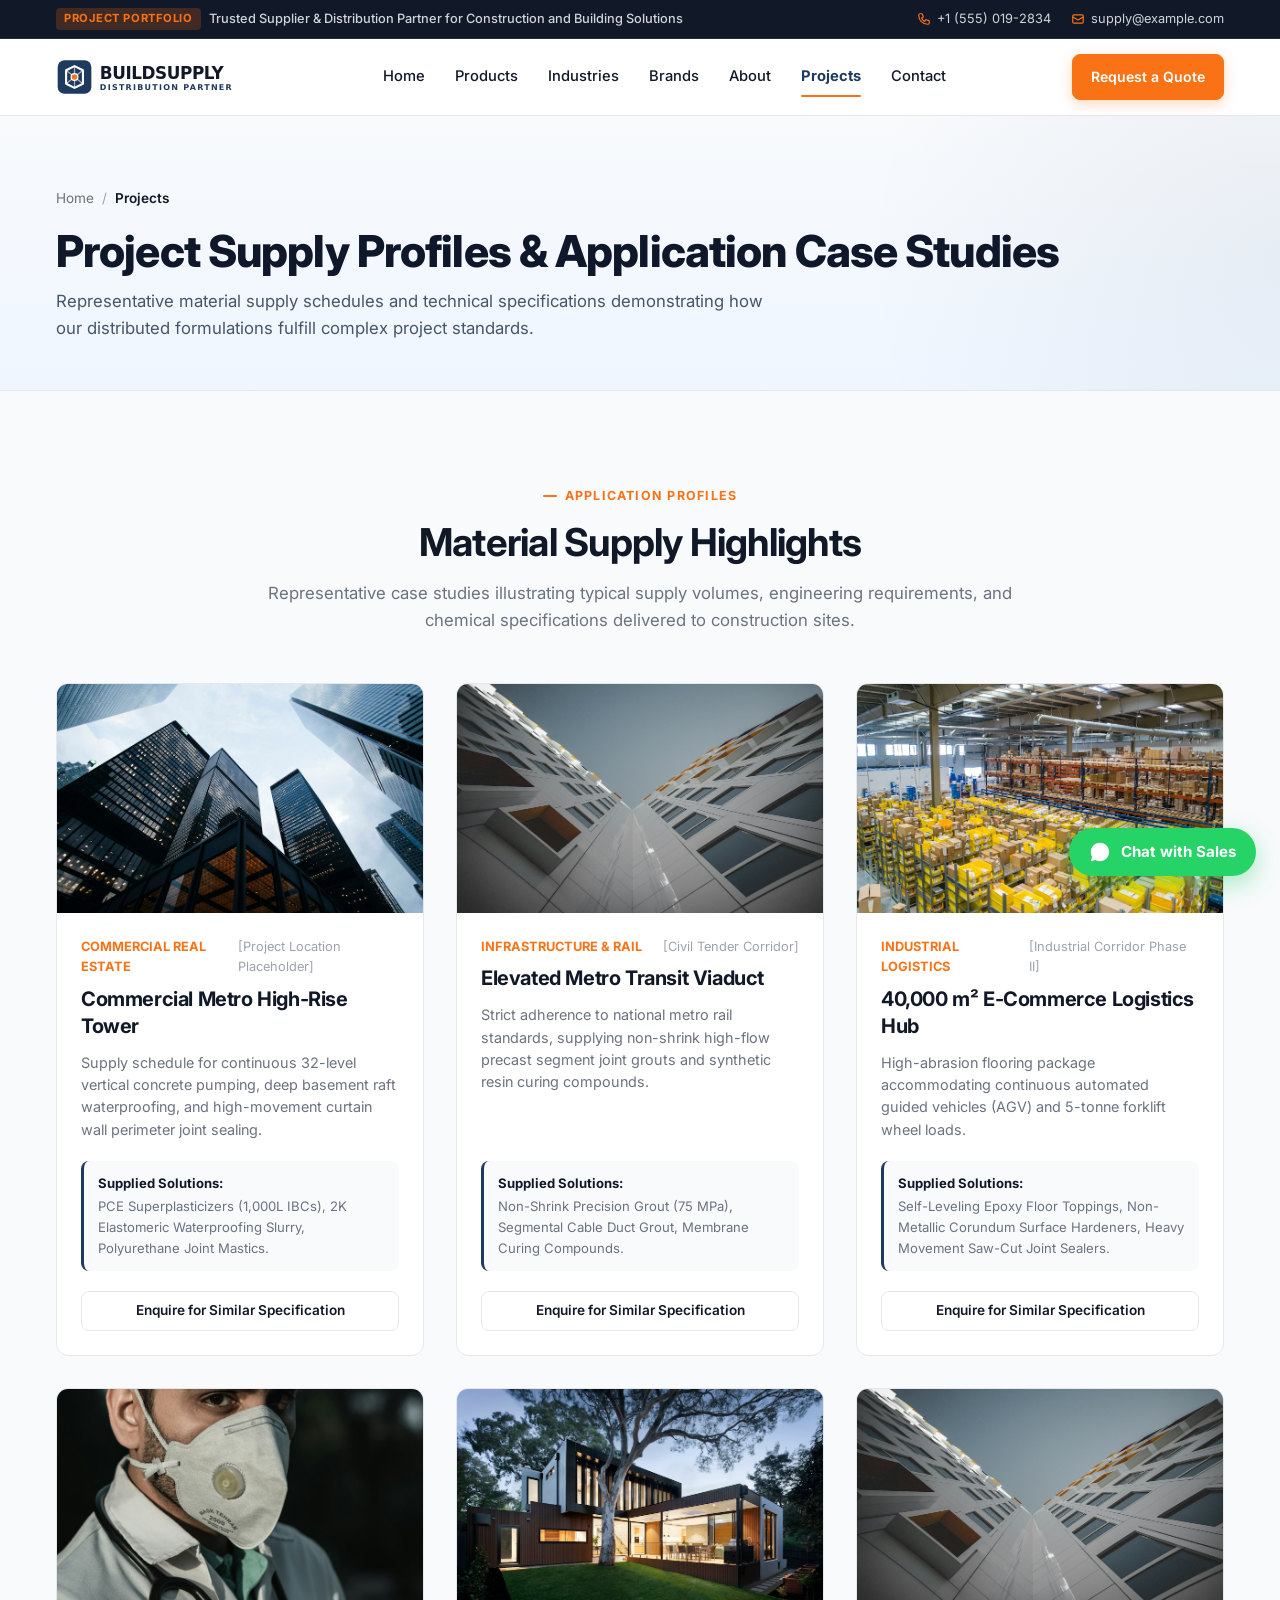
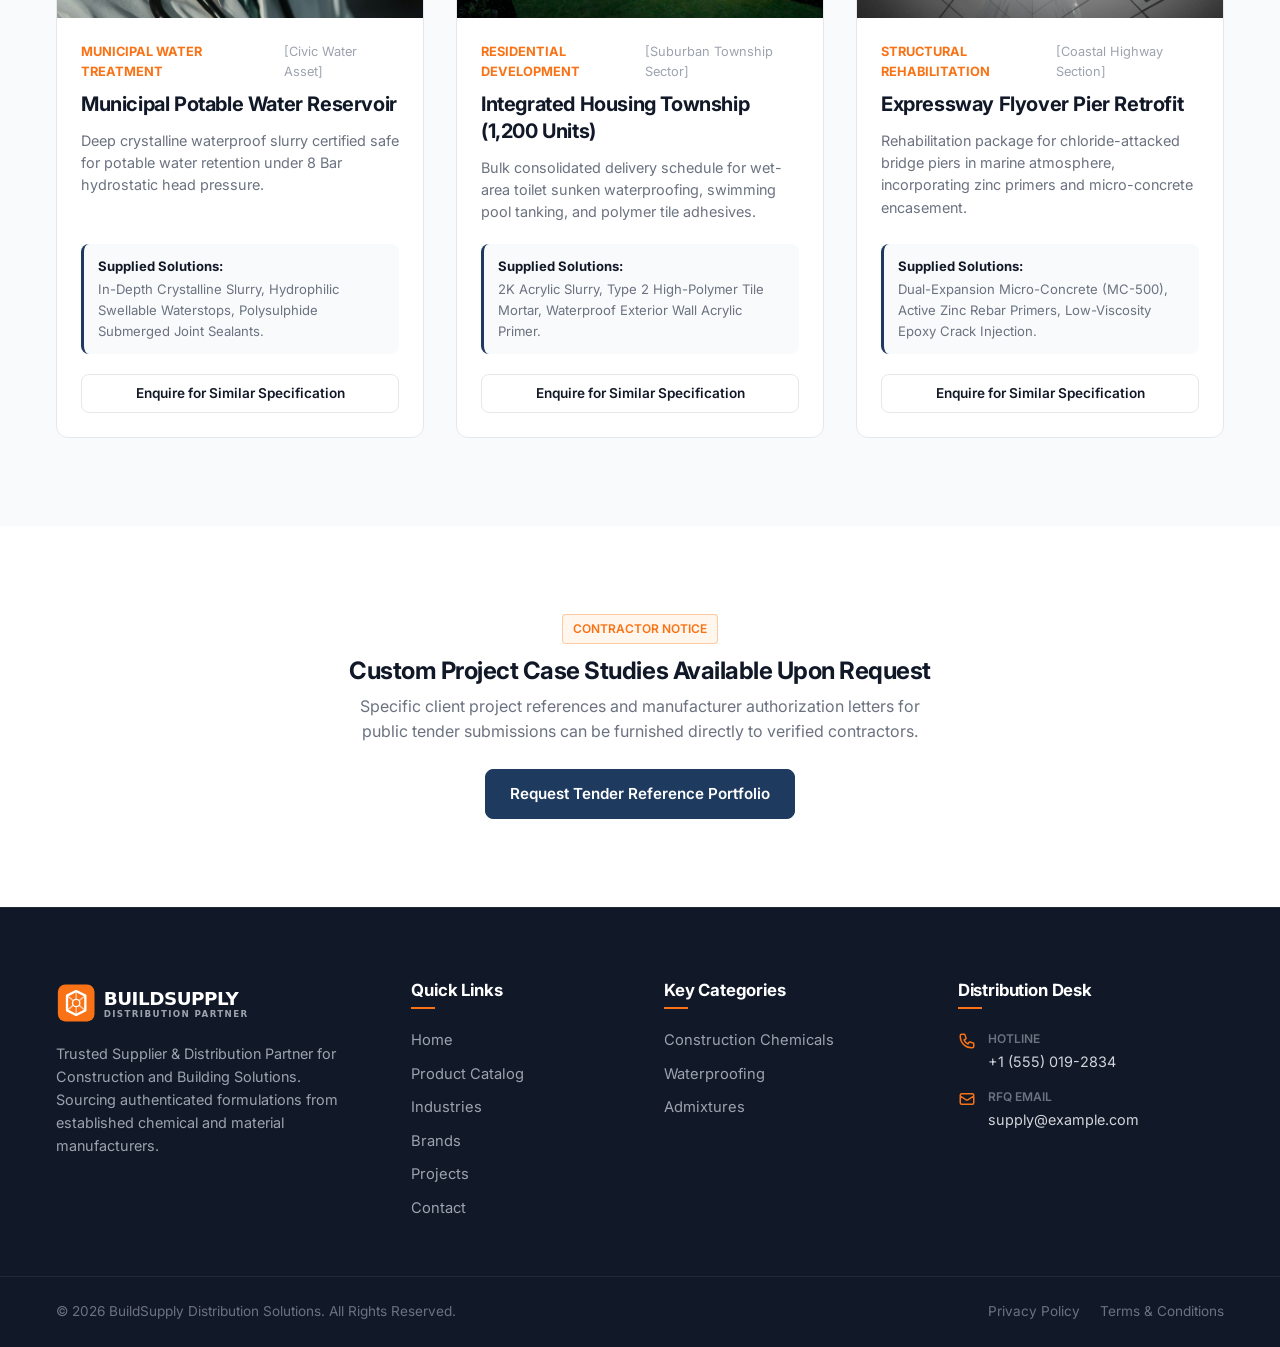
<file: projects.html>
<!DOCTYPE html>
<html lang="en">
<head>
  <meta charset="UTF-8">
  <meta name="viewport" content="width=device-width, initial-scale=1.0">
  <title>Project Supply Profiles &amp; Application Case Studies | BuildSupply</title>
  <meta name="description" content="Review typical chemical supply profiles and material specification highlights delivered to commercial, civil, and industrial project sites.">
  <link rel="canonical" href="https://example.com/projects.html">

  <link rel="icon" type="image/svg+xml" href="assets/logos/favicon.svg">

  <link rel="stylesheet" href="css/global.css">
  <link rel="stylesheet" href="css/header.css">
  <link rel="stylesheet" href="css/projects.css">
  <link rel="stylesheet" href="css/footer.css">
</head>
<body>

  <!-- Top Bar -->
  <div class="topbar">
    <div class="container topbar__container">
      <div class="topbar__tagline">
        <span class="topbar__badge">Project Portfolio</span>
        <span>Trusted Supplier &amp; Distribution Partner for Construction and Building Solutions</span>
      </div>
      <div class="topbar__contact">
        <a href="tel:+15550192834" class="topbar__item">
          <svg xmlns="http://www.w3.org/2000/svg" fill="none" viewBox="0 0 24 24" stroke="currentColor" width="14" height="14"><path stroke-linecap="round" stroke-linejoin="round" stroke-width="2" d="M3 5a2 2 0 012-2h3.28a1 1 0 01.948.684l1.498 4.493a1 1 0 01-.502 1.21l-2.257 1.13a11.042 11.042 0 005.516 5.516l1.13-2.257a1 1 0 011.21-.502l4.493 1.498a1 1 0 01.684.949V19a2 2 0 01-2 2h-1C9.716 21 3 14.284 3 6V5z" /></svg>
          <span>+1 (555) 019-2834</span>
        </a>
        <a href="mailto:supply@example.com" class="topbar__item">
          <svg xmlns="http://www.w3.org/2000/svg" fill="none" viewBox="0 0 24 24" stroke="currentColor" width="14" height="14"><path stroke-linecap="round" stroke-linejoin="round" stroke-width="2" d="M3 8l7.89 5.26a2 2 0 002.22 0L21 8M5 19h14a2 2 0 002-2V7a2 2 0 00-2-2H5a2 2 0 00-2 2v10a2 2 0 002 2z" /></svg>
          <span>supply@example.com</span>
        </a>
      </div>
    </div>
  </div>

  <!-- Header -->
  <header class="header">
    <div class="container header__container">
      <a href="index.html" class="header__logo">
        <img src="assets/logos/logo.svg" alt="BuildSupply Logo" width="220" height="46">
      </a>
      <nav class="header__nav" aria-label="Main Navigation">
        <ul class="header__nav-list">
          <li class="header__nav-item"><a href="index.html" class="header__nav-link">Home</a></li>
          <li class="header__nav-item"><a href="products.html" class="header__nav-link">Products</a></li>
          <li class="header__nav-item"><a href="industries.html" class="header__nav-link">Industries</a></li>
          <li class="header__nav-item"><a href="brands.html" class="header__nav-link">Brands</a></li>
          <li class="header__nav-item"><a href="about.html" class="header__nav-link">About</a></li>
          <li class="header__nav-item"><a href="projects.html" class="header__nav-link is-active">Projects</a></li>
          <li class="header__nav-item"><a href="contact.html" class="header__nav-link">Contact</a></li>
        </ul>
      </nav>
      <div class="header__actions">
        <button type="button" class="btn btn--primary header__cta-btn js-quick-quote-trigger">
          Request a Quote
        </button>
        <button type="button" class="header__toggle" aria-label="Toggle menu">
          <span class="header__toggle-bar"></span>
          <span class="header__toggle-bar"></span>
          <span class="header__toggle-bar"></span>
        </button>
      </div>
    </div>
  </header>

  <!-- Mobile Drawer -->
  <div class="mobile-drawer-overlay"></div>
  <aside class="mobile-drawer" id="mobileDrawer">
    <div class="mobile-drawer__header">
      <img src="assets/logos/logo.svg" alt="BuildSupply Logo" width="180" height="38">
      <button type="button" class="mobile-drawer__close">&times;</button>
    </div>
    <nav class="mobile-drawer__nav">
      <ul class="mobile-drawer__nav-list">
        <li><a href="index.html" class="mobile-drawer__link">Home</a></li>
        <li><a href="products.html" class="mobile-drawer__link">Products Catalog</a></li>
        <li><a href="industries.html" class="mobile-drawer__link">Industries We Serve</a></li>
        <li><a href="brands.html" class="mobile-drawer__link">Manufacturer Brands</a></li>
        <li><a href="about.html" class="mobile-drawer__link">About the Company</a></li>
        <li><a href="projects.html" class="mobile-drawer__link is-active">Project Showcase</a></li>
        <li><a href="contact.html" class="mobile-drawer__link">Contact &amp; Quotations</a></li>
      </ul>
    </nav>
  </aside>

  <main id="mainContent">

    <!-- Page Hero Banner -->
    <section class="page-hero">
      <div class="container page-hero__container">
        <nav class="breadcrumb" aria-label="Breadcrumb">
          <a href="index.html">Home</a>
          <span class="breadcrumb__separator">/</span>
          <span class="breadcrumb__current">Projects</span>
        </nav>
        <h1 class="page-hero__title">Project Supply Profiles &amp; Application Case Studies</h1>
        <p class="page-hero__description">
          Representative material supply schedules and technical specifications demonstrating how our distributed formulations fulfill complex project standards.
        </p>
      </div>
    </section>

    <!-- Portfolio Grid -->
    <section class="section">
      <div class="container">
        <div class="section__header reveal-on-scroll">
          <span class="eyebrow">APPLICATION PROFILES</span>
          <h2 class="section__title">Material Supply Highlights</h2>
          <p class="section__description">
            Representative case studies illustrating typical supply volumes, engineering requirements, and chemical specifications delivered to construction sites.
          </p>
        </div>

        <div class="projects-portfolio-grid">

          <!-- 1 -->
          <article class="portfolio-card reveal-on-scroll">
            <div class="portfolio-card__img-wrap">
              <img src="assets/images/projects/proj-commercial-hub.jpg" alt="Commercial Metro Tower" loading="lazy">
            </div>
            <div class="portfolio-card__content">
              <div class="portfolio-card__meta">
                <span class="portfolio-card__sector">Commercial Real Estate</span>
                <span class="portfolio-card__location">[Project Location Placeholder]</span>
              </div>
              <h3 class="portfolio-card__title">Commercial Metro High-Rise Tower</h3>
              <p class="portfolio-card__desc">Supply schedule for continuous 32-level vertical concrete pumping, deep basement raft waterproofing, and high-movement curtain wall perimeter joint sealing.</p>
              <div class="portfolio-card__supply-box">
                <span class="portfolio-card__supply-label">Supplied Solutions:</span>
                <span class="portfolio-card__supply-val">PCE Superplasticizers (1,000L IBCs), 2K Elastomeric Waterproofing Slurry, Polyurethane Joint Mastics.</span>
              </div>
              <button type="button" class="btn btn--outline btn--sm js-quick-quote-trigger" data-product-name="Commercial Tower Specification Package">
                Enquire for Similar Specification
              </button>
            </div>
          </article>

          <!-- 2 -->
          <article class="portfolio-card reveal-on-scroll">
            <div class="portfolio-card__img-wrap">
              <img src="assets/images/projects/proj-metro-viaduct.jpg" alt="Elevated Rail Viaduct" loading="lazy">
            </div>
            <div class="portfolio-card__content">
              <div class="portfolio-card__meta">
                <span class="portfolio-card__sector">Infrastructure &amp; Rail</span>
                <span class="portfolio-card__location">[Civil Tender Corridor]</span>
              </div>
              <h3 class="portfolio-card__title">Elevated Metro Transit Viaduct</h3>
              <p class="portfolio-card__desc">Strict adherence to national metro rail standards, supplying non-shrink high-flow precast segment joint grouts and synthetic resin curing compounds.</p>
              <div class="portfolio-card__supply-box">
                <span class="portfolio-card__supply-label">Supplied Solutions:</span>
                <span class="portfolio-card__supply-val">Non-Shrink Precision Grout (75 MPa), Segmental Cable Duct Grout, Membrane Curing Compounds.</span>
              </div>
              <button type="button" class="btn btn--outline btn--sm js-quick-quote-trigger" data-product-name="Metro Viaduct Supply Package">
                Enquire for Similar Specification
              </button>
            </div>
          </article>

          <!-- 3 -->
          <article class="portfolio-card reveal-on-scroll">
            <div class="portfolio-card__img-wrap">
              <img src="assets/images/projects/proj-industrial-park.jpg" alt="Heavy Logistics Warehouse" loading="lazy">
            </div>
            <div class="portfolio-card__content">
              <div class="portfolio-card__meta">
                <span class="portfolio-card__sector">Industrial Logistics</span>
                <span class="portfolio-card__location">[Industrial Corridor Phase II]</span>
              </div>
              <h3 class="portfolio-card__title">40,000 m² E-Commerce Logistics Hub</h3>
              <p class="portfolio-card__desc">High-abrasion flooring package accommodating continuous automated guided vehicles (AGV) and 5-tonne forklift wheel loads.</p>
              <div class="portfolio-card__supply-box">
                <span class="portfolio-card__supply-label">Supplied Solutions:</span>
                <span class="portfolio-card__supply-val">Self-Leveling Epoxy Floor Toppings, Non-Metallic Corundum Surface Hardeners, Heavy Movement Saw-Cut Joint Sealers.</span>
              </div>
              <button type="button" class="btn btn--outline btn--sm js-quick-quote-trigger" data-product-name="Logistics Flooring Package">
                Enquire for Similar Specification
              </button>
            </div>
          </article>

          <!-- 4 -->
          <article class="portfolio-card reveal-on-scroll">
            <div class="portfolio-card__img-wrap">
              <img src="assets/images/projects/proj-water-reservoir.jpg" alt="Municipal Water Reservoir" loading="lazy">
            </div>
            <div class="portfolio-card__content">
              <div class="portfolio-card__meta">
                <span class="portfolio-card__sector">Municipal Water Treatment</span>
                <span class="portfolio-card__location">[Civic Water Asset]</span>
              </div>
              <h3 class="portfolio-card__title">Municipal Potable Water Reservoir</h3>
              <p class="portfolio-card__desc">Deep crystalline waterproof slurry certified safe for potable water retention under 8 Bar hydrostatic head pressure.</p>
              <div class="portfolio-card__supply-box">
                <span class="portfolio-card__supply-label">Supplied Solutions:</span>
                <span class="portfolio-card__supply-val">In-Depth Crystalline Slurry, Hydrophilic Swellable Waterstops, Polysulphide Submerged Joint Sealants.</span>
              </div>
              <button type="button" class="btn btn--outline btn--sm js-quick-quote-trigger" data-product-name="Water Reservoir Waterproofing">
                Enquire for Similar Specification
              </button>
            </div>
          </article>

          <!-- 5 -->
          <article class="portfolio-card reveal-on-scroll">
            <div class="portfolio-card__img-wrap">
              <img src="assets/images/projects/proj-residential-township.jpg" alt="Integrated Housing Township" loading="lazy">
            </div>
            <div class="portfolio-card__content">
              <div class="portfolio-card__meta">
                <span class="portfolio-card__sector">Residential Development</span>
                <span class="portfolio-card__location">[Suburban Township Sector]</span>
              </div>
              <h3 class="portfolio-card__title">Integrated Housing Township (1,200 Units)</h3>
              <p class="portfolio-card__desc">Bulk consolidated delivery schedule for wet-area toilet sunken waterproofing, swimming pool tanking, and polymer tile adhesives.</p>
              <div class="portfolio-card__supply-box">
                <span class="portfolio-card__supply-label">Supplied Solutions:</span>
                <span class="portfolio-card__supply-val">2K Acrylic Slurry, Type 2 High-Polymer Tile Mortar, Waterproof Exterior Wall Acrylic Primer.</span>
              </div>
              <button type="button" class="btn btn--outline btn--sm js-quick-quote-trigger" data-product-name="Township Materials Package">
                Enquire for Similar Specification
              </button>
            </div>
          </article>

          <!-- 6 -->
          <article class="portfolio-card reveal-on-scroll">
            <div class="portfolio-card__img-wrap">
              <img src="assets/images/projects/proj-highway-bridge.jpg" alt="Expressway Flyover Piers" loading="lazy">
            </div>
            <div class="portfolio-card__content">
              <div class="portfolio-card__meta">
                <span class="portfolio-card__sector">Structural Rehabilitation</span>
                <span class="portfolio-card__location">[Coastal Highway Section]</span>
              </div>
              <h3 class="portfolio-card__title">Expressway Flyover Pier Retrofit</h3>
              <p class="portfolio-card__desc">Rehabilitation package for chloride-attacked bridge piers in marine atmosphere, incorporating zinc primers and micro-concrete encasement.</p>
              <div class="portfolio-card__supply-box">
                <span class="portfolio-card__supply-label">Supplied Solutions:</span>
                <span class="portfolio-card__supply-val">Dual-Expansion Micro-Concrete (MC-500), Active Zinc Rebar Primers, Low-Viscosity Epoxy Crack Injection.</span>
              </div>
              <button type="button" class="btn btn--outline btn--sm js-quick-quote-trigger" data-product-name="Bridge Rehabilitation Package">
                Enquire for Similar Specification
              </button>
            </div>
          </article>

        </div>
      </div>
    </section>

    <!-- Project Notice -->
    <section class="section section--alt">
      <div class="container" style="text-align: center;">
        <span class="badge badge--accent" style="margin-bottom: 12px;">CONTRACTOR NOTICE</span>
        <h2 style="font-size: 1.5rem; margin-bottom: 8px;">Custom Project Case Studies Available Upon Request</h2>
        <p class="text-muted" style="max-width: 600px; margin: 0 auto 24px auto;">
          Specific client project references and manufacturer authorization letters for public tender submissions can be furnished directly to verified contractors.
        </p>
        <a href="contact.html" class="btn btn--secondary">Request Tender Reference Portfolio</a>
      </div>
    </section>

  </main>

  <!-- Footer -->
  <footer class="footer">
    <div class="container footer__main">
      <div class="footer__grid">
        <div class="footer__brand">
          <a href="index.html" class="footer__logo">
            <img src="assets/logos/logo-white.svg" alt="BuildSupply Logo" width="220" height="46">
          </a>
          <p class="footer__about-text">
            Trusted Supplier &amp; Distribution Partner for Construction and Building Solutions. Sourcing authenticated formulations from established chemical and material manufacturers.
          </p>
        </div>
        <div>
          <h4 class="footer__heading">Quick Links</h4>
          <ul class="footer__links">
            <li class="footer__link-item"><a href="index.html">Home</a></li>
            <li class="footer__link-item"><a href="products.html">Product Catalog</a></li>
            <li class="footer__link-item"><a href="industries.html">Industries</a></li>
            <li class="footer__link-item"><a href="brands.html">Brands</a></li>
            <li class="footer__link-item"><a href="projects.html">Projects</a></li>
            <li class="footer__link-item"><a href="contact.html">Contact</a></li>
          </ul>
        </div>
        <div>
          <h4 class="footer__heading">Key Categories</h4>
          <ul class="footer__links">
            <li class="footer__link-item"><a href="products.html?category=Construction+Chemicals">Construction Chemicals</a></li>
            <li class="footer__link-item"><a href="products.html?category=Waterproofing+Solutions">Waterproofing</a></li>
            <li class="footer__link-item"><a href="products.html?category=Concrete+%26+Cement+Solutions">Admixtures</a></li>
          </ul>
        </div>
        <div>
          <h4 class="footer__heading">Distribution Desk</h4>
          <div class="footer__contact-list">
            <div class="footer__contact-item">
              <svg xmlns="http://www.w3.org/2000/svg" fill="none" viewBox="0 0 24 24" stroke="currentColor"><path stroke-linecap="round" stroke-linejoin="round" stroke-width="2" d="M3 5a2 2 0 012-2h3.28a1 1 0 01.948.684l1.498 4.493a1 1 0 01-.502 1.21l-2.257 1.13a11.042 11.042 0 005.516 5.516l1.13-2.257a1 1 0 011.21-.502l4.493 1.498a1 1 0 01.684.949V19a2 2 0 01-2 2h-1C9.716 21 3 14.284 3 6V5z" /></svg>
              <div><span class="footer__contact-label">Hotline</span><a href="tel:+15550192834">+1 (555) 019-2834</a></div>
            </div>
            <div class="footer__contact-item">
              <svg xmlns="http://www.w3.org/2000/svg" fill="none" viewBox="0 0 24 24" stroke="currentColor"><path stroke-linecap="round" stroke-linejoin="round" stroke-width="2" d="M3 8l7.89 5.26a2 2 0 002.22 0L21 8M5 19h14a2 2 0 002-2V7a2 2 0 00-2-2H5a2 2 0 00-2 2v10a2 2 0 002 2z" /></svg>
              <div><span class="footer__contact-label">RFQ Email</span><a href="mailto:supply@example.com">supply@example.com</a></div>
            </div>
          </div>
        </div>
      </div>
    </div>
    <div class="footer__bottom">
      <div class="container footer__bottom-container">
        <div>&copy; 2026 BuildSupply Distribution Solutions. All Rights Reserved.</div>
        <div class="footer__legal-links">
          <a href="#">Privacy Policy</a>
          <a href="#">Terms &amp; Conditions</a>
        </div>
      </div>
    </div>
  </footer>

  <!-- Scripts -->
  <script src="js/products.js"></script>
  <script src="js/navigation.js"></script>
  <script src="js/modal.js"></script>
  <script src="js/contact.js"></script>
  <script src="js/animations.js"></script>
  <script src="js/main.js"></script>
</body>
</html>
</file>
<file: css/global.css>
/* ==========================================================================
   BUILDSUPPLY GLOBAL STYLESHEET
   Aesthetics: Premium Industrial B2B Visual Identity
   Stack: Pure CSS3, BEM Architecture, CSS Custom Properties
   ========================================================================== */

@import url('https://fonts.googleapis.com/css2?family=Inter:wght@300;400;500;600;700;800&display=swap');

:root {
  /* Colors */
  --color-primary: #111827;         /* Deep Charcoal / Near Black */
  --color-primary-light: #1f2937;
  --color-secondary: #1E3A5F;       /* Industrial Blue */
  --color-secondary-light: #2D5584;
  --color-accent: #F97316;          /* Construction Orange */
  --color-accent-hover: #EA580C;    /* Deeper Orange for hover */
  --color-accent-subtle: #FFF7ED;   /* Warm light tint */
  --color-background: #F8FAFC;      /* Crisp light background */
  --color-surface: #FFFFFF;         /* White cards/sections */
  --color-surface-subtle: #F1F5F9;  /* Muted slate tint */
  --color-text: #1F2937;            /* High-contrast body text */
  --color-text-muted: #6B7280;      /* Muted secondary text */
  --color-text-subtle: #9CA3AF;     /* Very light muted */
  --color-border: #E5E7EB;          /* Light border */
  --color-border-dark: #374151;     /* Dark theme borders */
  --color-success: #10B981;
  --color-error: #EF4444;

  /* Typography */
  --font-family-base: 'Inter', system-ui, -apple-system, BlinkMacSystemFont, "Segoe UI", Roboto, sans-serif;
  --font-weight-regular: 400;
  --font-weight-medium: 500;
  --font-weight-semibold: 600;
  --font-weight-bold: 700;
  --font-weight-extrabold: 800;

  /* Layout & Spacing */
  --container-max-width: 1240px;
  --container-padding-desktop: 36px;
  --container-padding-tablet: 24px;
  --container-padding-mobile: 18px;

  --section-spacing-desktop: 88px;
  --section-spacing-tablet: 68px;
  --section-spacing-mobile: 52px;

  /* Radius */
  --radius-sm: 4px;
  --radius-md: 8px;
  --radius-lg: 12px;
  --radius-xl: 16px;
  --radius-full: 9999px;

  /* Shadows */
  --shadow-xs: 0 1px 2px 0 rgba(0, 0, 0, 0.05);
  --shadow-sm: 0 2px 4px -1px rgba(0, 0, 0, 0.06), 0 1px 2px -1px rgba(0, 0, 0, 0.04);
  --shadow-md: 0 4px 14px -2px rgba(15, 23, 42, 0.08), 0 2px 6px -2px rgba(15, 23, 42, 0.04);
  --shadow-lg: 0 14px 28px -4px rgba(15, 23, 42, 0.12), 0 4px 10px -2px rgba(15, 23, 42, 0.05);
  --shadow-xl: 0 24px 38px -6px rgba(15, 23, 42, 0.16), 0 8px 18px -4px rgba(15, 23, 42, 0.08);

  /* Transitions */
  --transition-fast: 150ms cubic-bezier(0.4, 0, 0.2, 1);
  --transition-base: 250ms cubic-bezier(0.4, 0, 0.2, 1);
  --transition-smooth: 350ms cubic-bezier(0.16, 1, 0.3, 1);
}

/* --------------------------------------------------------------------------
   RESET & DEFAULTS
   -------------------------------------------------------------------------- */
*, *::before, *::after {
  box-sizing: border-box;
  margin: 0;
  padding: 0;
}

html {
  font-family: var(--font-family-base);
  font-size: 16px;
  line-height: 1.6;
  color: var(--color-text);
  background-color: var(--color-background);
  scroll-behavior: smooth;
  -webkit-font-smoothing: antialiased;
  -moz-osx-font-smoothing: grayscale;
  overflow-x: hidden;
  width: 100%;
}

body {
  min-height: 100vh;
  display: flex;
  flex-direction: column;
  overflow-x: hidden;
  position: relative;
  width: 100%;
}

img, svg, picture {
  display: block;
  max-width: 100%;
  height: auto;
}

input, button, textarea, select {
  font: inherit;
  color: inherit;
}

button {
  cursor: pointer;
  background: none;
  border: none;
}

a {
  color: inherit;
  text-decoration: none;
  transition: color var(--transition-fast);
}

ul, ol {
  list-style: none;
}

/* --------------------------------------------------------------------------
   CONTAINER & LAYOUT
   -------------------------------------------------------------------------- */
.container {
  width: 100%;
  max-width: var(--container-max-width);
  margin-left: auto;
  margin-right: auto;
  padding-left: var(--container-padding-desktop);
  padding-right: var(--container-padding-desktop);
}

@media (max-width: 1024px) {
  .container {
    padding-left: var(--container-padding-tablet);
    padding-right: var(--container-padding-tablet);
  }
}

@media (max-width: 767px) {
  .container {
    padding-left: var(--container-padding-mobile);
    padding-right: var(--container-padding-mobile);
  }
}

.section {
  padding-top: var(--section-spacing-desktop);
  padding-bottom: var(--section-spacing-desktop);
  position: relative;
}

@media (max-width: 1024px) {
  .section {
    padding-top: var(--section-spacing-tablet);
    padding-bottom: var(--section-spacing-tablet);
  }
}

@media (max-width: 767px) {
  .section {
    padding-top: var(--section-spacing-mobile);
    padding-bottom: var(--section-spacing-mobile);
  }
}

.section--alt {
  background-color: #FFFFFF;
}

.section--dark {
  background-color: var(--color-primary);
  color: #FFFFFF;
}

.section--navy {
  background-color: #0F172A;
  color: #FFFFFF;
}

/* --------------------------------------------------------------------------
   TYPOGRAPHY
   -------------------------------------------------------------------------- */
h1, h2, h3, h4, h5, h6 {
  color: var(--color-primary);
  font-weight: var(--font-weight-bold);
  line-height: 1.25;
  letter-spacing: -0.02em;
}

.section--dark h1,
.section--dark h2,
.section--dark h3,
.section--dark h4,
.section--navy h1,
.section--navy h2,
.section--navy h3,
.section--navy h4 {
  color: #FFFFFF;
}

h1 {
  font-size: clamp(2.25rem, 4vw + 0.8rem, 3.4rem);
  font-weight: var(--font-weight-extrabold);
  line-height: 1.15;
}

h2 {
  font-size: clamp(1.8rem, 2.5vw + 0.6rem, 2.4rem);
}

h3 {
  font-size: clamp(1.2rem, 1.5vw + 0.4rem, 1.5rem);
}

h4 {
  font-size: 1.1rem;
  font-weight: var(--font-weight-semibold);
}

p {
  color: var(--color-text);
  margin-bottom: 1rem;
}

p:last-child {
  margin-bottom: 0;
}

.text-muted {
  color: var(--color-text-muted);
}

.section--dark .text-muted,
.section--navy .text-muted {
  color: #9CA3AF;
}

/* Eyebrow Label */
.eyebrow {
  display: inline-flex;
  align-items: center;
  gap: 8px;
  font-size: 0.78rem;
  font-weight: var(--font-weight-bold);
  text-transform: uppercase;
  letter-spacing: 0.1em;
  color: var(--color-accent);
  margin-bottom: 12px;
}

.eyebrow::before {
  content: '';
  display: inline-block;
  width: 14px;
  height: 2.5px;
  background-color: var(--color-accent);
  border-radius: var(--radius-full);
}

/* Section Header */
.section__header {
  text-align: center;
  max-width: 760px;
  margin: 0 auto 48px auto;
}

.section__header--left {
  text-align: left;
  margin-left: 0;
}

.section__title {
  margin-bottom: 14px;
}

.section__description {
  font-size: 1.05rem;
  color: var(--color-text-muted);
  line-height: 1.65;
}

.section--dark .section__description,
.section--navy .section__description {
  color: #9CA3AF;
}

/* --------------------------------------------------------------------------
   BUTTONS
   -------------------------------------------------------------------------- */
.btn {
  display: inline-flex;
  align-items: center;
  justify-content: center;
  gap: 10px;
  padding: 12px 24px;
  font-size: 0.95rem;
  font-weight: var(--font-weight-semibold);
  border-radius: var(--radius-md);
  border: 1px solid transparent;
  transition: all var(--transition-base);
  text-align: center;
  white-space: nowrap;
  user-select: none;
  min-height: 46px;
}

.btn svg {
  width: 18px;
  height: 18px;
  transition: transform var(--transition-fast);
  flex-shrink: 0;
}

.btn:hover svg {
  transform: translateX(3px);
}

.btn--primary {
  background-color: var(--color-accent);
  color: #FFFFFF;
  border-color: var(--color-accent);
  box-shadow: 0 4px 14px rgba(249, 115, 22, 0.28);
}

.btn--primary:hover {
  background-color: var(--color-accent-hover);
  border-color: var(--color-accent-hover);
  color: #FFFFFF;
  box-shadow: 0 6px 18px rgba(249, 115, 22, 0.38);
  transform: translateY(-2px);
}

.btn--secondary {
  background-color: var(--color-secondary);
  color: #FFFFFF;
  border-color: var(--color-secondary);
}

.btn--secondary:hover {
  background-color: var(--color-secondary-light);
  border-color: var(--color-secondary-light);
  color: #FFFFFF;
  transform: translateY(-2px);
}

.btn--outline {
  background-color: transparent;
  color: var(--color-primary);
  border-color: var(--color-border);
}

.btn--outline:hover {
  background-color: #FFFFFF;
  border-color: var(--color-primary);
  color: var(--color-primary);
}

.btn--outline-white {
  background-color: transparent;
  color: #FFFFFF;
  border-color: rgba(255, 255, 255, 0.4);
}

.btn--outline-white:hover {
  background-color: rgba(255, 255, 255, 0.12);
  border-color: #FFFFFF;
  color: #FFFFFF;
  transform: translateY(-1px);
}

.btn--text {
  padding: 0;
  min-height: auto;
  background: none;
  border: none;
  color: var(--color-secondary);
  font-weight: var(--font-weight-semibold);
}

.btn--text:hover {
  color: var(--color-accent);
}

.btn--sm {
  padding: 8px 16px;
  font-size: 0.85rem;
  min-height: 38px;
}

.btn--lg {
  padding: 14px 28px;
  font-size: 1.05rem;
  min-height: 52px;
}

.btn--full {
  width: 100%;
}

/* --------------------------------------------------------------------------
   BADGES & PILLS
   -------------------------------------------------------------------------- */
.badge {
  display: inline-flex;
  align-items: center;
  gap: 6px;
  padding: 4px 10px;
  font-size: 0.75rem;
  font-weight: var(--font-weight-semibold);
  border-radius: var(--radius-sm);
  background-color: var(--color-surface-subtle);
  color: var(--color-text-muted);
  border: 1px solid var(--color-border);
}

.badge--accent {
  background-color: var(--color-accent-subtle);
  color: var(--color-accent);
  border-color: rgba(249, 115, 22, 0.35);
}

.badge--blue {
  background-color: #EFF6FF;
  color: var(--color-secondary);
  border-color: #BFDBFE;
}

.badge--green {
  background-color: #ECFDF5;
  color: var(--color-success);
  border-color: #A7F3D0;
}

/* --------------------------------------------------------------------------
   BREADCRUMBS
   -------------------------------------------------------------------------- */
.breadcrumb {
  display: flex;
  align-items: center;
  flex-wrap: wrap;
  gap: 8px;
  padding: 16px 0;
  font-size: 0.85rem;
  color: var(--color-text-muted);
}

.breadcrumb a {
  color: var(--color-text-muted);
}

.breadcrumb a:hover {
  color: var(--color-accent);
}

.breadcrumb__separator {
  color: var(--color-text-subtle);
}

.breadcrumb__current {
  color: var(--color-primary);
  font-weight: var(--font-weight-semibold);
}

/* --------------------------------------------------------------------------
   FORM CONTROLS
   -------------------------------------------------------------------------- */
.form-group {
  margin-bottom: 20px;
  position: relative;
}

.form-label {
  display: block;
  font-size: 0.875rem;
  font-weight: var(--font-weight-semibold);
  color: var(--color-primary);
  margin-bottom: 6px;
}

.form-label .required {
  color: var(--color-accent);
}

.form-input,
.form-select,
.form-textarea {
  width: 100%;
  padding: 12px 14px;
  font-size: 1rem; /* 16px base prevents unwanted iOS Safari viewport auto-zoom */
  color: var(--color-text);
  background-color: #FFFFFF;
  border: 1px solid var(--color-border);
  border-radius: var(--radius-md);
  transition: border-color var(--transition-fast), box-shadow var(--transition-fast);
}

.form-input:focus,
.form-select:focus,
.form-textarea:focus {
  outline: none;
  border-color: var(--color-secondary);
  box-shadow: 0 0 0 3px rgba(30, 58, 95, 0.12);
}

.form-input.is-invalid,
.form-select.is-invalid,
.form-textarea.is-invalid {
  border-color: var(--color-error);
}

.form-error {
  display: none;
  font-size: 0.8rem;
  color: var(--color-error);
  margin-top: 4px;
}

.form-error.is-visible {
  display: block;
}

/* Universal Form Success Notification */
.form-success-alert {
  display: none !important;
  background-color: #ECFDF5;
  border: 1px solid #A7F3D0;
  border-radius: var(--radius-lg);
  padding: 24px;
  margin-bottom: 24px;
  text-align: center;
}

.form-success-alert.is-visible {
  display: block !important;
}

.form-success-alert__icon {
  width: 48px;
  height: 48px;
  margin: 0 auto 12px auto;
  color: var(--color-success);
  display: block;
}

.form-success-alert__title {
  font-size: 1.15rem;
  font-weight: var(--font-weight-bold);
  color: #065F46;
  margin-bottom: 6px;
}

.form-success-alert__desc {
  font-size: 0.9rem;
  color: #047857;
  max-width: 480px;
  margin: 0 auto;
  line-height: 1.5;
}

.form-row {
  display: grid;
  grid-template-columns: repeat(2, 1fr);
  gap: 16px;
}

@media (max-width: 640px) {
  .form-row {
    grid-template-columns: 1fr;
    gap: 0;
  }
}

/* --------------------------------------------------------------------------
   PAGE HERO / BANNER (FOR INNER PAGES - CLEAN LIGHT DESIGN)
   -------------------------------------------------------------------------- */
.page-hero {
  background: linear-gradient(180deg, #F8FAFC 0%, #EFF6FF 100%);
  color: var(--color-primary);
  padding: 56px 0 48px 0;
  position: relative;
  overflow: hidden;
  border-bottom: 1px solid var(--color-border);
}

.page-hero::before {
  content: '';
  position: absolute;
  top: 0;
  right: 0;
  bottom: 0;
  width: 45%;
  background: radial-gradient(circle at right center, rgba(30, 58, 95, 0.06) 0%, transparent 70%);
  pointer-events: none;
}

.page-hero__container {
  position: relative;
  z-index: 1;
}

.page-hero__title {
  color: #0F172A;
  font-size: clamp(2rem, 3vw + 0.8rem, 2.75rem);
  margin-bottom: 12px;
}

.page-hero__description {
  font-size: 1.05rem;
  color: #475569;
  max-width: 720px;
  line-height: 1.6;
}

/* --------------------------------------------------------------------------
   PRODUCT CARD COMPONENT (PERFECT ALIGNMENT & REAL IMAGES)
   -------------------------------------------------------------------------- */
.product-card {
  background-color: #FFFFFF;
  border: 1px solid var(--color-border);
  border-radius: var(--radius-lg);
  overflow: hidden;
  display: flex;
  flex-direction: column;
  transition: transform var(--transition-base), box-shadow var(--transition-base), border-color var(--transition-base);
  height: 100%;
  position: relative;
}

.product-card:hover {
  transform: translateY(-4px);
  box-shadow: var(--shadow-lg);
  border-color: #CBD5E1;
}

.product-card__image-wrap {
  position: relative;
  width: 100%;
  aspect-ratio: 16 / 10;
  background-color: #0F172A;
  overflow: hidden;
  border-bottom: 1px solid var(--color-border);
}

.product-card__image {
  width: 100%;
  height: 100%;
  object-fit: cover;
  transition: transform var(--transition-smooth);
}

.product-card:hover .product-card__image {
  transform: scale(1.06);
}

.product-card__badge {
  position: absolute;
  top: 12px;
  left: 12px;
  z-index: 2;
  box-shadow: var(--shadow-sm);
}

.product-card__content {
  padding: 22px;
  display: flex;
  flex-direction: column;
  flex-grow: 1;
}

.product-card__meta {
  display: flex;
  align-items: center;
  justify-content: space-between;
  margin-bottom: 10px;
  font-size: 0.8rem;
}

.product-card__brand {
  font-weight: var(--font-weight-bold);
  color: var(--color-secondary);
  text-transform: uppercase;
  letter-spacing: 0.05em;
}

.product-card__category {
  color: var(--color-text-muted);
}

.product-card__title {
  font-size: 1.12rem;
  font-weight: var(--font-weight-bold);
  color: var(--color-primary);
  margin-bottom: 8px;
  line-height: 1.35;
  display: -webkit-box;
  -webkit-line-clamp: 2;
  line-clamp: 2;
  -webkit-box-orient: vertical;
  overflow: hidden;
  min-height: 2.7em;
}

.product-card__description {
  font-size: 0.88rem;
  color: var(--color-text-muted);
  line-height: 1.5;
  margin-bottom: 16px;
  display: -webkit-box;
  -webkit-line-clamp: 2;
  line-clamp: 2;
  -webkit-box-orient: vertical;
  overflow: hidden;
  min-height: 2.8em;
}

.product-card__specs {
  display: flex;
  flex-wrap: wrap;
  gap: 6px;
  margin-bottom: 16px;
}

.product-card__actions {
  display: grid;
  grid-template-columns: 1fr 1fr;
  gap: 10px;
  margin-top: auto;
  padding-top: 14px;
  border-top: 1px solid var(--color-border);
}

/* --------------------------------------------------------------------------
   CATEGORY CARD COMPONENT (REAL PHOTOGRAPHY & CRISP ALIGNMENT)
   -------------------------------------------------------------------------- */
.category-card {
  background-color: #FFFFFF;
  border: 1px solid var(--color-border);
  border-radius: var(--radius-lg);
  overflow: hidden;
  display: flex;
  flex-direction: column;
  transition: transform var(--transition-base), box-shadow var(--transition-base), border-color var(--transition-base);
  height: 100%;
}

.category-card:hover {
  transform: translateY(-4px);
  box-shadow: var(--shadow-lg);
  border-color: var(--color-accent);
}

.category-card__image-wrap {
  width: 100%;
  aspect-ratio: 16 / 10;
  overflow: hidden;
  background-color: #0F172A;
  position: relative;
}

.category-card__image {
  width: 100%;
  height: 100%;
  object-fit: cover;
  transition: transform var(--transition-smooth);
}

.category-card:hover .category-card__image {
  transform: scale(1.08);
}

.category-card__content {
  padding: 22px;
  display: flex;
  flex-direction: column;
  flex-grow: 1;
}

.category-card__title {
  font-size: 1.15rem;
  font-weight: var(--font-weight-bold);
  color: var(--color-primary);
  margin-bottom: 8px;
  min-height: 1.4em;
}

.category-card__description {
  font-size: 0.88rem;
  color: var(--color-text-muted);
  line-height: 1.5;
  margin-bottom: 18px;
  display: -webkit-box;
  -webkit-line-clamp: 2;
  line-clamp: 2;
  -webkit-box-orient: vertical;
  overflow: hidden;
  min-height: 2.8em;
  flex-grow: 1;
}

.category-card__footer {
  display: flex;
  align-items: center;
  justify-content: space-between;
  font-size: 0.88rem;
  font-weight: var(--font-weight-semibold);
  color: var(--color-secondary);
  border-top: 1px solid var(--color-border);
  padding-top: 14px;
  margin-top: auto;
}

.category-card__footer svg {
  width: 18px;
  height: 18px;
  transition: transform var(--transition-fast);
}

.category-card:hover .category-card__footer {
  color: var(--color-accent);
}

.category-card:hover .category-card__footer svg {
  transform: translateX(4px);
}

/* --------------------------------------------------------------------------
   MODAL DIALOG (RFQ & QUICK VIEW)
   -------------------------------------------------------------------------- */
.modal-overlay {
  position: fixed;
  inset: 0;
  background-color: rgba(11, 17, 32, 0.75);
  backdrop-filter: blur(5px);
  z-index: 2000;
  display: flex;
  align-items: center;
  justify-content: center;
  padding: 20px;
  opacity: 0;
  visibility: hidden;
  transition: opacity var(--transition-base), visibility var(--transition-base);
}

.modal-overlay.is-active {
  opacity: 1;
  visibility: visible;
}

.modal-container {
  background-color: #FFFFFF;
  border-radius: var(--radius-xl);
  box-shadow: var(--shadow-xl);
  width: 100%;
  max-width: 620px;
  max-height: 90vh;
  overflow-y: auto;
  position: relative;
  transform: translateY(20px) scale(0.98);
  transition: transform var(--transition-base);
}

.modal-overlay.is-active .modal-container {
  transform: translateY(0) scale(1);
}

.modal-header {
  padding: 20px 24px;
  border-bottom: 1px solid var(--color-border);
  display: flex;
  align-items: center;
  justify-content: space-between;
  background-color: var(--color-background);
  border-radius: var(--radius-xl) var(--radius-xl) 0 0;
}

.modal-title {
  font-size: 1.25rem;
  font-weight: var(--font-weight-bold);
  color: var(--color-primary);
}

.modal-close {
  display: flex;
  align-items: center;
  justify-content: center;
  width: 36px;
  height: 36px;
  border-radius: var(--radius-full);
  color: var(--color-text-muted);
  transition: background-color var(--transition-fast), color var(--transition-fast);
}

.modal-close:hover {
  background-color: #E2E8F0;
  color: var(--color-primary);
}

.modal-body {
  padding: 24px;
}

@media (max-width: 640px) {
  .modal-overlay {
    padding: 12px;
  }
  .modal-container {
    max-height: 94vh;
    border-radius: var(--radius-lg);
  }
  .modal-header {
    padding: 16px 18px;
  }
  .modal-title {
    font-size: 1.12rem;
  }
  .modal-body {
    padding: 18px 16px;
  }
}

/* --------------------------------------------------------------------------
   WHATSAPP FLOATING BUTTON
   -------------------------------------------------------------------------- */
.whatsapp-float {
  position: fixed;
  bottom: 24px;
  right: 24px;
  z-index: 1500;
  display: inline-flex;
  align-items: center;
  gap: 10px;
  background-color: #25D366;
  color: #FFFFFF;
  padding: 12px 20px;
  border-radius: var(--radius-full);
  font-size: 0.95rem;
  font-weight: var(--font-weight-bold);
  box-shadow: 0 8px 24px rgba(37, 211, 102, 0.4);
  transition: transform var(--transition-base), box-shadow var(--transition-base);
  text-decoration: none;
}

.whatsapp-float:hover {
  transform: translateY(-2px);
  box-shadow: 0 12px 28px rgba(37, 211, 102, 0.5);
  color: #FFFFFF;
}

.whatsapp-float svg {
  width: 22px;
  height: 22px;
  fill: currentColor;
}

@media (max-width: 640px) {
  .whatsapp-float {
    padding: 14px;
    bottom: 20px;
    right: 20px;
  }
  .whatsapp-float__text {
    display: none;
  }
}

/* --------------------------------------------------------------------------
   BACK TO TOP BUTTON
   -------------------------------------------------------------------------- */
.back-to-top {
  position: fixed;
  bottom: 24px;
  left: 24px;
  z-index: 1400;
  width: 44px;
  height: 44px;
  background-color: #FFFFFF;
  color: var(--color-primary);
  border: 1px solid var(--color-border);
  border-radius: var(--radius-full);
  box-shadow: var(--shadow-md);
  display: flex;
  align-items: center;
  justify-content: center;
  opacity: 0;
  visibility: hidden;
  transition: all var(--transition-base);
}

.back-to-top.is-visible {
  opacity: 1;
  visibility: visible;
}

.back-to-top:hover {
  background-color: var(--color-primary);
  color: #FFFFFF;
  transform: translateY(-2px);
}

@media (max-width: 640px) {
  .back-to-top {
    bottom: 20px;
    left: 16px;
    width: 40px;
    height: 40px;
  }
}

/* --------------------------------------------------------------------------
   ANIMATIONS & SCROLL REVEAL
   -------------------------------------------------------------------------- */
.reveal-on-scroll {
  opacity: 0;
  transform: translateY(20px);
  transition: opacity 500ms cubic-bezier(0.16, 1, 0.3, 1), transform 500ms cubic-bezier(0.16, 1, 0.3, 1);
  will-change: opacity, transform;
}

.reveal-on-scroll.is-revealed {
  opacity: 1;
  transform: translateY(0);
}

@media (prefers-reduced-motion: reduce) {
  *, *::before, *::after {
    animation-duration: 0.01ms !important;
    animation-iteration-count: 1 !important;
    transition-duration: 0.01ms !important;
    scroll-behavior: auto !important;
  }
  .reveal-on-scroll {
    opacity: 1 !important;
    transform: none !important;
  }
}

/* --------------------------------------------------------------------------
   EMPTY STATES
   -------------------------------------------------------------------------- */
.empty-state {
  text-align: center;
  padding: 64px 20px;
  background-color: #FFFFFF;
  border: 1px dashed var(--color-border);
  border-radius: var(--radius-lg);
}

.empty-state__icon {
  width: 48px;
  height: 48px;
  margin: 0 auto 16px auto;
  color: var(--color-text-subtle);
}

.empty-state__title {
  font-size: 1.25rem;
  margin-bottom: 8px;
}

.empty-state__description {
  color: var(--color-text-muted);
  max-width: 420px;
  margin: 0 auto 20px auto;
}
</file>
<file: css/header.css>
/* ==========================================================================
   HEADER & NAVIGATION STYLESHEET
   Sticky Header, Top Announcement Bar, Responsive Desktop & Mobile Drawer
   ========================================================================== */

/* Top Info Bar */
.topbar {
  background-color: var(--color-primary);
  color: #9CA3AF;
  font-size: 0.8rem;
  border-bottom: 1px solid rgba(255, 255, 255, 0.08);
  position: relative;
  z-index: 101;
}

.topbar__container {
  display: flex;
  align-items: center;
  justify-content: space-between;
  padding-top: 8px;
  padding-bottom: 8px;
}

.topbar__tagline {
  display: flex;
  align-items: center;
  gap: 8px;
  color: #D1D5DB;
  font-weight: var(--font-weight-medium);
}

.topbar__badge {
  display: inline-flex;
  align-items: center;
  padding: 2px 8px;
  background-color: rgba(249, 115, 22, 0.2);
  color: var(--color-accent);
  border-radius: var(--radius-sm);
  font-size: 0.7rem;
  font-weight: var(--font-weight-bold);
  text-transform: uppercase;
  letter-spacing: 0.05em;
}

.topbar__contact {
  display: flex;
  align-items: center;
  gap: 20px;
}

.topbar__item {
  display: inline-flex;
  align-items: center;
  gap: 6px;
  color: #D1D5DB;
  transition: color var(--transition-fast);
}

.topbar__item svg {
  width: 14px;
  height: 14px;
  color: var(--color-accent);
}

.topbar__item:hover {
  color: #FFFFFF;
}

@media (max-width: 840px) {
  .topbar__tagline {
    display: none;
  }
  .topbar__container {
    justify-content: center;
  }
}

@media (max-width: 520px) {
  .topbar {
    display: none;
  }
}

/* Main Sticky Header */
.header {
  position: sticky;
  top: 0;
  left: 0;
  width: 100%;
  z-index: 100;
  background-color: #FFFFFF;
  border-bottom: 1px solid var(--color-border);
  transition: background-color var(--transition-base), box-shadow var(--transition-base), padding var(--transition-base);
}

.header--scrolled {
  box-shadow: 0 4px 20px -2px rgba(15, 23, 42, 0.08);
  background-color: rgba(255, 255, 255, 0.98);
  backdrop-filter: blur(8px);
}

.header__container {
  display: flex;
  align-items: center;
  justify-content: space-between;
  height: 76px;
  transition: height var(--transition-base);
}

.header--scrolled .header__container {
  height: 68px;
}

/* Logo */
.header__logo {
  display: flex;
  align-items: center;
  gap: 12px;
  text-decoration: none;
}

.header__logo img,
.header__logo svg {
  height: 42px;
  width: auto;
}

/* Desktop Navigation */
.header__nav {
  display: flex;
  align-items: center;
}

.header__nav-list {
  display: flex;
  align-items: center;
  gap: 6px;
}

.header__nav-item {
  position: relative;
}

.header__nav-link {
  display: inline-block;
  padding: 8px 12px;
  font-size: 0.92rem;
  font-weight: var(--font-weight-medium);
  color: var(--color-primary);
  border-radius: var(--radius-sm);
  transition: color var(--transition-fast), background-color var(--transition-fast);
  position: relative;
}

.header__nav-link:hover {
  color: var(--color-accent);
  background-color: #F8FAFC;
}

.header__nav-link.is-active {
  color: var(--color-secondary);
  font-weight: var(--font-weight-bold);
}

.header__nav-link.is-active::after {
  content: '';
  position: absolute;
  bottom: 0;
  left: 12px;
  right: 12px;
  height: 2px;
  background-color: var(--color-accent);
  border-radius: var(--radius-full);
}

/* Header Actions */
.header__actions {
  display: flex;
  align-items: center;
  gap: 12px;
}

.header__cta-btn {
  padding: 10px 18px;
  font-size: 0.88rem;
}

/* Hamburger Menu Toggle */
.header__toggle {
  display: none;
  flex-direction: column;
  justify-content: space-between;
  width: 40px;
  height: 40px;
  padding: 10px 8px;
  border-radius: var(--radius-md);
  border: 1px solid var(--color-border);
  background-color: #F8FAFC;
  cursor: pointer;
  transition: background-color var(--transition-fast);
}

.header__toggle:hover {
  background-color: #F1F5F9;
}

.header__toggle-bar {
  width: 100%;
  height: 2px;
  background-color: var(--color-primary);
  border-radius: var(--radius-full);
  transition: transform var(--transition-base), opacity var(--transition-base);
}

/* Hamburger active transformation */
.header__toggle.is-active .header__toggle-bar:nth-child(1) {
  transform: translateY(7px) rotate(45deg);
}

.header__toggle.is-active .header__toggle-bar:nth-child(2) {
  opacity: 0;
}

.header__toggle.is-active .header__toggle-bar:nth-child(3) {
  transform: translateY(-7px) rotate(-45deg);
}

/* Mobile Drawer Overlay */
.mobile-drawer-overlay {
  position: fixed;
  inset: 0;
  background-color: rgba(15, 23, 42, 0.6);
  backdrop-filter: blur(4px);
  z-index: 1000;
  opacity: 0;
  visibility: hidden;
  transition: opacity var(--transition-base), visibility var(--transition-base);
}

.mobile-drawer-overlay.is-active {
  opacity: 1;
  visibility: visible;
}

/* Mobile Drawer Panel */
.mobile-drawer {
  position: fixed;
  top: 0;
  right: -360px;
  width: min(320px, 86vw);
  max-width: 100vw;
  height: 100vh;
  background-color: #FFFFFF;
  z-index: 1001;
  display: flex;
  flex-direction: column;
  box-shadow: -4px 0 24px rgba(0, 0, 0, 0.15);
  transition: right var(--transition-smooth), visibility var(--transition-smooth);
  overflow-y: auto;
  visibility: hidden;
}

.mobile-drawer.is-active {
  right: 0;
  visibility: visible;
}

.mobile-drawer__header {
  padding: 16px 20px;
  display: flex;
  align-items: center;
  justify-content: space-between;
  border-bottom: 1px solid var(--color-border);
}

.mobile-drawer__close {
  width: 40px;
  height: 40px;
  border-radius: var(--radius-sm);
  display: flex;
  align-items: center;
  justify-content: center;
  font-size: 1.5rem;
  line-height: 1;
  color: var(--color-text-muted);
  background-color: var(--color-surface-subtle);
  border: 1px solid var(--color-border);
  cursor: pointer;
  transition: background-color var(--transition-fast), color var(--transition-fast);
}

.mobile-drawer__close:hover {
  background-color: #E2E8F0;
  color: var(--color-primary);
}

.mobile-drawer__nav {
  padding: 16px 20px;
  flex-grow: 1;
}

.mobile-drawer__nav-list {
  display: flex;
  flex-direction: column;
  gap: 4px;
}

.mobile-drawer__link {
  display: block;
  padding: 12px 14px;
  font-size: 1rem;
  font-weight: var(--font-weight-medium);
  color: var(--color-primary);
  border-radius: var(--radius-md);
  transition: background-color var(--transition-fast), color var(--transition-fast);
}

.mobile-drawer__link:hover,
.mobile-drawer__link.is-active {
  background-color: #F8FAFC;
  color: var(--color-accent);
  font-weight: var(--font-weight-semibold);
}

.mobile-drawer__footer {
  padding: 20px;
  border-top: 1px solid var(--color-border);
  background-color: #F8FAFC;
}

.mobile-drawer__contact-info {
  margin-top: 16px;
  font-size: 0.85rem;
  color: var(--color-text-muted);
  display: flex;
  flex-direction: column;
  gap: 8px;
}

.mobile-drawer__contact-item {
  display: flex;
  align-items: center;
  gap: 8px;
}

.mobile-drawer__contact-item svg {
  width: 16px;
  height: 16px;
  color: var(--color-accent);
}

/* Responsive adjustments */
@media (max-width: 1024px) {
  .header__nav {
    display: none;
  }
  .header__toggle {
    display: flex;
  }
  .header__cta-btn {
    display: none;
  }
}

@media (max-width: 640px) {
  .header__container {
    height: 64px;
  }
  .header--scrolled .header__container {
    height: 58px;
  }
  .header__logo img,
  .header__logo svg {
    height: 34px;
    width: auto;
  }
}
</file>
<file: css/about.css>
/* ==========================================================================
   ABOUT PAGE STYLESHEET (about.css)
   Company Profile, Distribution Infrastructure, Quality Control, Partner Values
   ========================================================================== */

.about-intro-grid {
  display: grid;
  grid-template-columns: 1.1fr 0.9fr;
  gap: 48px;
  align-items: center;
}

.about-intro-content h2 {
  margin-bottom: 20px;
}

.about-intro-content p {
  color: var(--color-text-muted);
  font-size: 1.05rem;
  line-height: 1.7;
  margin-bottom: 16px;
}

.about-visual {
  border-radius: var(--radius-xl);
  overflow: hidden;
  box-shadow: var(--shadow-lg);
  border: 1px solid var(--color-border);
}

.about-visual img {
  width: 100%;
  height: auto;
}

/* Pillar Stats */
.about-stats-grid {
  display: grid;
  grid-template-columns: repeat(4, 1fr);
  gap: 24px;
  margin-top: 48px;
}

.about-stat-card {
  background-color: #FFFFFF;
  padding: 28px 24px;
  border-radius: var(--radius-lg);
  border: 1px solid var(--color-border);
  text-align: center;
}

.about-stat-number {
  font-size: 2.2rem;
  font-weight: var(--font-weight-extrabold);
  color: var(--color-secondary);
  margin-bottom: 6px;
}

.about-stat-label {
  font-size: 0.9rem;
  color: var(--color-text-muted);
}

/* Values Grid */
.values-grid {
  display: grid;
  grid-template-columns: repeat(3, 1fr);
  gap: 28px;
}

.value-card {
  background-color: #FFFFFF;
  border: 1px solid var(--color-border);
  border-radius: var(--radius-lg);
  padding: 32px 28px;
}

.value-card__icon {
  width: 48px;
  height: 48px;
  border-radius: var(--radius-md);
  background-color: #EFF6FF;
  color: var(--color-secondary);
  display: flex;
  align-items: center;
  justify-content: center;
  margin-bottom: 20px;
}

.value-card__icon svg {
  width: 24px;
  height: 24px;
}

.value-card__title {
  font-size: 1.2rem;
  margin-bottom: 10px;
}

.value-card__desc {
  font-size: 0.92rem;
  color: var(--color-text-muted);
  line-height: 1.6;
}

@media (max-width: 960px) {
  .about-intro-grid {
    grid-template-columns: 1fr;
  }
  .about-stats-grid {
    grid-template-columns: repeat(2, 1fr);
  }
  .values-grid {
    grid-template-columns: 1fr;
  }
}

@media (max-width: 480px) {
  .about-stats-grid {
    grid-template-columns: 1fr;
    gap: 12px;
  }
  .about-stat-card {
    padding: 20px 16px;
  }
  .value-card {
    padding: 24px 20px;
  }
}
</file>
<file: css/footer.css>
/* ==========================================================================
   FOOTER STYLESHEET
   Multi-column Corporate B2B Footer, Legal Bar, Newsletter / Catalogue Alert
   ========================================================================== */

.footer {
  background-color: var(--color-primary);
  color: #9CA3AF;
  font-size: 0.92rem;
  position: relative;
  border-top: 1px solid #1F2937;
}

.footer__main {
  padding-top: 72px;
  padding-bottom: 56px;
}

.footer__grid {
  display: grid;
  grid-template-columns: 1.5fr 1fr 1.2fr 1.3fr;
  gap: 48px;
}

@media (max-width: 1024px) {
  .footer__grid {
    grid-template-columns: 1fr 1fr;
    gap: 36px;
  }
}

@media (max-width: 640px) {
  .footer__main {
    padding-top: 48px;
    padding-bottom: 40px;
  }
  .footer__grid {
    grid-template-columns: 1fr;
    gap: 32px;
  }
  .footer__bottom-container {
    flex-direction: column;
    align-items: flex-start;
    gap: 12px;
  }
  .footer__legal-links {
    flex-wrap: wrap;
    gap: 16px;
  }
}


/* Column 1: Brand & Positioning */
.footer__brand {
  display: flex;
  flex-direction: column;
  gap: 16px;
}

.footer__logo {
  display: inline-block;
}

.footer__logo svg {
  height: 40px;
  width: auto;
}

.footer__about-text {
  color: #9CA3AF;
  line-height: 1.6;
  font-size: 0.9rem;
  margin-bottom: 8px;
}

.footer__badges {
  display: flex;
  flex-wrap: wrap;
  gap: 8px;
  margin-top: 8px;
}

.footer__badge-pill {
  display: inline-flex;
  align-items: center;
  gap: 6px;
  padding: 4px 10px;
  background-color: #1F2937;
  color: #D1D5DB;
  border-radius: var(--radius-sm);
  font-size: 0.75rem;
  font-weight: var(--font-weight-medium);
  border: 1px solid #374151;
}

.footer__badge-pill svg {
  width: 14px;
  height: 14px;
  color: var(--color-accent);
}

/* Heading styles for columns */
.footer__heading {
  color: #FFFFFF;
  font-size: 1.05rem;
  font-weight: var(--font-weight-bold);
  margin-bottom: 20px;
  letter-spacing: -0.01em;
  position: relative;
  padding-bottom: 8px;
}

.footer__heading::after {
  content: '';
  position: absolute;
  bottom: 0;
  left: 0;
  width: 24px;
  height: 2px;
  background-color: var(--color-accent);
}

/* Link lists */
.footer__links {
  display: flex;
  flex-direction: column;
  gap: 10px;
}

.footer__link-item a {
  color: #9CA3AF;
  display: inline-flex;
  align-items: center;
  gap: 6px;
  transition: color var(--transition-fast), transform var(--transition-fast);
}

.footer__link-item a:hover {
  color: #FFFFFF;
  transform: translateX(4px);
}

.footer__link-item a svg {
  width: 14px;
  height: 14px;
  color: var(--color-accent);
  opacity: 0.7;
}

/* Column 4: Contact details */
.footer__contact-list {
  display: flex;
  flex-direction: column;
  gap: 14px;
}

.footer__contact-item {
  display: flex;
  align-items: flex-start;
  gap: 12px;
  color: #9CA3AF;
  font-size: 0.9rem;
}

.footer__contact-item svg {
  width: 18px;
  height: 18px;
  color: var(--color-accent);
  flex-shrink: 0;
  margin-top: 3px;
}

.footer__contact-item a {
  color: #D1D5DB;
}

.footer__contact-item a:hover {
  color: var(--color-accent);
}

.footer__contact-label {
  display: block;
  font-size: 0.75rem;
  font-weight: var(--font-weight-semibold);
  color: #6B7280;
  text-transform: uppercase;
  margin-bottom: 2px;
}

/* Footer Bottom Bar */
.footer__bottom {
  padding: 24px 0;
  border-top: 1px solid #1F2937;
  font-size: 0.85rem;
  color: #6B7280;
}

.footer__bottom-container {
  display: flex;
  align-items: center;
  justify-content: space-between;
  flex-wrap: wrap;
  gap: 16px;
}

.footer__legal-links {
  display: flex;
  align-items: center;
  gap: 20px;
}

.footer__legal-links a {
  color: #6B7280;
}

.footer__legal-links a:hover {
  color: #D1D5DB;
}
</file>
<file: css/contact.css>
/* ==========================================================================
   CONTACT PAGE STYLESHEET (contact.css)
   B2B Quotation Form, Central Depots, Direct Sales Hotlines, Validation UI
   ========================================================================== */

.contact-hero-banner {
  background-color: var(--color-primary);
  color: #FFFFFF;
  padding: 56px 0;
  border-bottom: 1px solid #1F2937;
}

.contact-layout-grid {
  display: grid;
  grid-template-columns: 1fr 1.35fr;
  gap: 48px;
  align-items: start;
}

/* Contact Details Cards */
.contact-sidebar-cards {
  display: flex;
  flex-direction: column;
  gap: 24px;
}

.contact-box {
  background-color: #FFFFFF;
  border: 1px solid var(--color-border);
  border-radius: var(--radius-lg);
  padding: 28px;
}

.contact-box__title {
  font-size: 1.15rem;
  font-weight: var(--font-weight-bold);
  color: var(--color-primary);
  margin-bottom: 16px;
  display: flex;
  align-items: center;
  gap: 10px;
}

.contact-box__title svg {
  width: 20px;
  height: 20px;
  color: var(--color-accent);
}

.contact-box__list {
  display: flex;
  flex-direction: column;
  gap: 14px;
  font-size: 0.92rem;
}

.contact-box__item-label {
  font-size: 0.75rem;
  font-weight: var(--font-weight-bold);
  color: var(--color-text-subtle);
  text-transform: uppercase;
  margin-bottom: 2px;
}

.contact-box__item-val {
  font-weight: var(--font-weight-semibold);
  color: var(--color-primary);
}

.contact-box__item-val a {
  color: var(--color-secondary);
}

.contact-box__item-val a:hover {
  color: var(--color-accent);
}

/* Central Depot / Warehouse Card */
.warehouse-card {
  background-color: #F8FAFC;
  border: 1px solid var(--color-border);
  border-radius: var(--radius-md);
  padding: 16px;
  margin-top: 12px;
}

.warehouse-card__title {
  font-size: 0.95rem;
  font-weight: var(--font-weight-bold);
  color: var(--color-primary);
  margin-bottom: 4px;
}

.warehouse-card__address {
  font-size: 0.85rem;
  color: var(--color-text-muted);
  line-height: 1.45;
}

/* Main Form Card */
.contact-form-card {
  background-color: #FFFFFF;
  border: 1px solid var(--color-border);
  border-radius: var(--radius-xl);
  padding: 40px;
  box-shadow: var(--shadow-sm);
}

.contact-form-card__header {
  margin-bottom: 28px;
}

.contact-form-card__title {
  font-size: 1.6rem;
  margin-bottom: 8px;
}

.contact-form-card__desc {
  font-size: 0.95rem;
  color: var(--color-text-muted);
}

/* Form success notification state */
.form-success-alert {
  display: none;
  background-color: #ECFDF5;
  border: 1px solid #A7F3D0;
  border-radius: var(--radius-lg);
  padding: 24px;
  margin-bottom: 24px;
  text-align: center;
}

.form-success-alert.is-visible {
  display: block;
}

.form-success-alert__icon {
  width: 44px;
  height: 44px;
  margin: 0 auto 12px auto;
  color: var(--color-success);
}

.form-success-alert__title {
  font-size: 1.2rem;
  font-weight: var(--font-weight-bold);
  color: #065F46;
  margin-bottom: 6px;
}

.form-success-alert__desc {
  font-size: 0.9rem;
  color: #047857;
  max-width: 440px;
  margin: 0 auto;
}

@media (max-width: 960px) {
  .contact-layout-grid {
    grid-template-columns: 1fr;
  }
  .contact-form-card {
    padding: 24px;
  }
}

@media (max-width: 480px) {
  .contact-form-card {
    padding: 20px 16px;
  }
  .contact-box {
    padding: 20px 16px;
  }
}
</file>
<file: css/industries.css>
/* ==========================================================================
   INDUSTRIES PAGE STYLESHEET (industries.css)
   Sector Solutions, Supply Breakdown, Tailored Requirements
   ========================================================================== */

.industry-sector-card {
  background-color: #FFFFFF;
  border: 1px solid var(--color-border);
  border-radius: var(--radius-xl);
  overflow: hidden;
  margin-bottom: 48px;
  display: grid;
  grid-template-columns: 1fr 1.3fr;
  align-items: center;
  transition: box-shadow var(--transition-base);
}

.industry-sector-card:hover {
  box-shadow: var(--shadow-lg);
}

.industry-sector-card:nth-child(even) {
  grid-template-columns: 1.3fr 1fr;
}

.industry-sector-card:nth-child(even) .industry-sector-card__image {
  order: 2;
}

.industry-sector-card__image {
  width: 100%;
  height: 100%;
  min-height: 320px;
  object-fit: cover;
  background-color: #F1F5F9;
}

.industry-sector-card__content {
  padding: 40px;
}

.industry-sector-card__badge {
  font-size: 0.8rem;
  font-weight: var(--font-weight-bold);
  color: var(--color-accent);
  text-transform: uppercase;
  margin-bottom: 8px;
  display: block;
}

.industry-sector-card__title {
  font-size: 1.6rem;
  margin-bottom: 14px;
}

.industry-sector-card__desc {
  font-size: 0.98rem;
  color: var(--color-text-muted);
  line-height: 1.65;
  margin-bottom: 20px;
}

.industry-sector-card__solutions {
  display: flex;
  flex-wrap: wrap;
  gap: 8px;
  margin-bottom: 24px;
}

@media (max-width: 900px) {
  .industry-sector-card,
  .industry-sector-card:nth-child(even) {
    grid-template-columns: 1fr;
  }
  .industry-sector-card:nth-child(even) .industry-sector-card__image {
    order: 0;
  }
  .industry-sector-card__content {
    padding: 24px;
  }
}
</file>
<file: css/product-details.css>
/* ==========================================================================
   PRODUCT DETAIL PAGE STYLESHEET (product-details.css)
   Image Gallery, Specifications Table, TDS Downloads, RFQ Integration
   ========================================================================== */

.product-detail-layout {
  display: grid;
  grid-template-columns: 1fr 1.15fr;
  gap: 48px;
  align-items: start;
  margin-bottom: 64px;
  min-width: 0;
  width: 100%;
}

/* Gallery Column */
.product-gallery {
  position: sticky;
  top: 96px;
  min-width: 0;
  width: 100%;
}

.product-gallery__main {
  background-color: #FFFFFF;
  border: 1px solid var(--color-border);
  border-radius: var(--radius-xl);
  overflow: hidden;
  aspect-ratio: 4 / 3;
  display: flex;
  align-items: center;
  justify-content: center;
  margin-bottom: 16px;
  position: relative;
}

.product-gallery__main img {
  width: 100%;
  height: 100%;
  object-fit: cover;
  display: block;
}

.product-gallery__badge {
  position: absolute;
  top: 16px;
  left: 16px;
}

.product-gallery__thumbs {
  display: flex;
  gap: 12px;
  max-width: 100%;
  overflow-x: auto;
  padding-bottom: 4px;
  -webkit-overflow-scrolling: touch;
}

.gallery-thumb {
  width: 72px;
  height: 72px;
  flex-shrink: 0;
  border-radius: var(--radius-md);
  border: 2px solid var(--color-border);
  background-color: #FFFFFF;
  overflow: hidden;
  cursor: pointer;
  transition: all var(--transition-fast);
}

.gallery-thumb.is-active,
.gallery-thumb:hover {
  border-color: var(--color-accent);
}

.gallery-thumb img {
  width: 100%;
  height: 100%;
  object-fit: cover;
  display: block;
}

/* Details Column */
.product-info-wrap {
  display: flex;
  flex-direction: column;
  min-width: 0;
  width: 100%;
}

.product-info-meta {
  display: flex;
  align-items: center;
  gap: 12px;
  margin-bottom: 12px;
}

.product-info-brand {
  font-size: 0.85rem;
  font-weight: var(--font-weight-bold);
  color: var(--color-secondary);
  text-transform: uppercase;
  letter-spacing: 0.05em;
}

.product-info-title {
  font-size: clamp(1.8rem, 2.5vw + 0.5rem, 2.4rem);
  color: var(--color-primary);
  margin-bottom: 16px;
  line-height: 1.25;
}

.product-info-desc {
  font-size: 1.05rem;
  color: var(--color-text-muted);
  line-height: 1.65;
  margin-bottom: 24px;
}

/* Section inside detail */
.product-spec-block {
  background-color: #FFFFFF;
  border: 1px solid var(--color-border);
  border-radius: var(--radius-lg);
  padding: 24px;
  margin-bottom: 24px;
}

.product-spec-block__title {
  font-size: 1.05rem;
  font-weight: var(--font-weight-bold);
  color: var(--color-primary);
  margin-bottom: 16px;
  display: flex;
  align-items: center;
  gap: 8px;
}

.product-spec-block__title svg {
  width: 18px;
  height: 18px;
  color: var(--color-accent);
}

/* Bullet points */
.benefits-list {
  display: flex;
  flex-direction: column;
  gap: 10px;
}

.benefits-item {
  display: flex;
  align-items: flex-start;
  gap: 10px;
  font-size: 0.92rem;
  color: var(--color-text);
}

.benefits-item svg {
  width: 18px;
  height: 18px;
  color: var(--color-success);
  flex-shrink: 0;
  margin-top: 3px;
}

/* Technical Table */
.tech-spec-table {
  width: 100%;
  border-collapse: collapse;
  font-size: 0.9rem;
}

.tech-spec-table tr {
  border-bottom: 1px solid var(--color-border);
}

.tech-spec-table tr:last-child {
  border-bottom: none;
}

.tech-spec-table th {
  text-align: left;
  padding: 10px 12px;
  background-color: var(--color-background);
  color: var(--color-text-muted);
  font-weight: var(--font-weight-semibold);
  width: 38%;
}

.tech-spec-table td {
  padding: 10px 12px;
  color: var(--color-primary);
}

/* Packaging & Form factor tags */
.packaging-tags {
  display: flex;
  flex-wrap: wrap;
  gap: 8px;
}

.packaging-pill {
  padding: 6px 14px;
  border-radius: var(--radius-full);
  background-color: var(--color-background);
  border: 1px solid var(--color-border);
  font-size: 0.85rem;
  font-weight: var(--font-weight-semibold);
  color: var(--color-primary);
}

/* CTAs action card */
.product-cta-bar {
  display: flex;
  flex-wrap: wrap;
  align-items: center;
  gap: 14px;
  padding: 24px;
  background-color: #F8FAFC;
  border: 1px solid var(--color-border);
  border-radius: var(--radius-lg);
  margin-top: 16px;
}

/* Responsive */
@media (max-width: 960px) {
  .product-detail-layout {
    grid-template-columns: 1fr;
    gap: 36px;
  }
  .product-gallery {
    position: static;
  }
}

@media (max-width: 640px) {
  .product-spec-block {
    padding: 18px 16px;
  }
  .tech-spec-table th,
  .tech-spec-table td {
    display: block;
    width: 100%;
    padding: 8px 10px;
  }
  .tech-spec-table th {
    background-color: var(--color-surface-subtle);
    padding-bottom: 2px;
    font-size: 0.8rem;
    font-weight: 700;
  }
  .tech-spec-table td {
    padding-top: 2px;
    padding-bottom: 12px;
    border-bottom: 1px solid var(--color-border);
  }
  .product-cta-bar {
    padding: 16px;
    flex-direction: column;
    align-items: stretch;
  }
  .product-cta-bar .btn {
    width: 100%;
  }
  .gallery-thumb {
    width: 60px;
    height: 60px;
  }
}
</file>
<file: css/products.css>
/* ==========================================================================
   PRODUCTS CATALOG STYLESHEET (products.css)
   Sidebar Filters, Live Search, Active Filter Tags, Products Grid, Sorting
   ========================================================================== */

.catalog-layout {
  display: grid;
  grid-template-columns: 280px 1fr;
  gap: 36px;
  align-items: start;
}

/* Sidebar Filters */
.catalog-sidebar {
  background-color: #FFFFFF;
  border: 1px solid var(--color-border);
  border-radius: var(--radius-lg);
  padding: 24px;
  position: sticky;
  top: 96px;
}

.filter-group {
  border-bottom: 1px solid var(--color-border);
  padding-bottom: 20px;
  margin-bottom: 20px;
}

.filter-group:last-child {
  border-bottom: none;
  padding-bottom: 0;
  margin-bottom: 0;
}

.filter-group__header {
  display: flex;
  align-items: center;
  justify-content: space-between;
  margin-bottom: 14px;
}

.filter-group__title {
  font-size: 0.95rem;
  font-weight: var(--font-weight-bold);
  color: var(--color-primary);
}

.filter-group__clear {
  font-size: 0.78rem;
  color: var(--color-accent);
  cursor: pointer;
}

.filter-search-box {
  position: relative;
  margin-bottom: 12px;
}

.filter-search-input {
  width: 100%;
  padding: 8px 12px 8px 34px;
  font-size: 0.88rem;
  border: 1px solid var(--color-border);
  border-radius: var(--radius-md);
  background-color: var(--color-background);
}

.filter-search-input:focus {
  outline: none;
  border-color: var(--color-secondary);
  background-color: #FFFFFF;
}

.filter-search-icon {
  position: absolute;
  top: 50%;
  left: 10px;
  transform: translateY(-50%);
  width: 16px;
  height: 16px;
  color: var(--color-text-subtle);
  pointer-events: none;
}

.filter-checkbox-list {
  display: flex;
  flex-direction: column;
  gap: 8px;
  max-height: 220px;
  overflow-y: auto;
  padding-right: 4px;
}

.filter-checkbox-item {
  display: flex;
  align-items: center;
  gap: 10px;
  font-size: 0.88rem;
  color: var(--color-text);
  cursor: pointer;
}

.filter-checkbox-item input[type="checkbox"],
.filter-checkbox-item input[type="radio"] {
  accent-color: var(--color-accent);
  width: 16px;
  height: 16px;
  cursor: pointer;
}

.filter-count {
  margin-left: auto;
  font-size: 0.78rem;
  color: var(--color-text-subtle);
  background-color: var(--color-surface-subtle);
  padding: 2px 6px;
  border-radius: var(--radius-sm);
}

/* Catalog Main Content */
.catalog-main {
  display: flex;
  flex-direction: column;
}

.catalog-toolbar {
  display: flex;
  align-items: center;
  justify-content: space-between;
  flex-wrap: wrap;
  gap: 16px;
  background-color: #FFFFFF;
  border: 1px solid var(--color-border);
  border-radius: var(--radius-lg);
  padding: 16px 20px;
  margin-bottom: 24px;
}

.catalog-toolbar__results {
  font-size: 0.92rem;
  font-weight: var(--font-weight-medium);
  color: var(--color-text);
}

.catalog-toolbar__results strong {
  color: var(--color-primary);
}

.catalog-toolbar__controls {
  display: flex;
  align-items: center;
  gap: 12px;
}

.catalog-sort-select {
  padding: 8px 12px;
  font-size: 0.88rem;
  border: 1px solid var(--color-border);
  border-radius: var(--radius-md);
  background-color: #FFFFFF;
}

/* Mobile Filter Trigger */
.mobile-filter-btn {
  display: none;
  align-items: center;
  gap: 8px;
  padding: 8px 14px;
  background-color: var(--color-background);
  border: 1px solid var(--color-border);
  border-radius: var(--radius-md);
  font-size: 0.88rem;
  font-weight: var(--font-weight-semibold);
  color: var(--color-primary);
}

.mobile-filter-btn svg {
  width: 16px;
  height: 16px;
}

/* Active Filter Tags */
.active-filters {
  display: flex;
  align-items: center;
  flex-wrap: wrap;
  gap: 8px;
  margin-bottom: 20px;
}

.active-filter-tag {
  display: inline-flex;
  align-items: center;
  gap: 6px;
  padding: 4px 10px;
  background-color: #EFF6FF;
  border: 1px solid #BFDBFE;
  border-radius: var(--radius-full);
  font-size: 0.82rem;
  color: var(--color-secondary);
}

.active-filter-tag button {
  display: flex;
  align-items: center;
  justify-content: center;
  color: var(--color-secondary);
}

.active-filter-tag button:hover {
  color: var(--color-accent);
}

.clear-all-tags {
  font-size: 0.82rem;
  color: var(--color-accent);
  font-weight: var(--font-weight-semibold);
  cursor: pointer;
  padding: 4px 8px;
}

/* Catalog Product Grid */
.catalog-grid {
  display: grid;
  grid-template-columns: repeat(3, 1fr);
  gap: 24px;
}

@media (max-width: 1200px) {
  .catalog-grid {
    grid-template-columns: repeat(2, 1fr);
  }
}

/* Mobile Filter Drawer Overlay */
.catalog-sidebar-overlay {
  display: none;
  position: fixed;
  inset: 0;
  background-color: rgba(15, 23, 42, 0.6);
  backdrop-filter: blur(4px);
  z-index: 1040;
  opacity: 0;
  visibility: hidden;
  transition: opacity var(--transition-base), visibility var(--transition-base);
}

.catalog-sidebar-overlay.is-active {
  display: block;
  opacity: 1;
  visibility: visible;
}

.mobile-sidebar-close {
  display: none;
  align-items: center;
  justify-content: center;
  width: 34px;
  height: 34px;
  border-radius: var(--radius-sm);
  background-color: var(--color-surface-subtle);
  border: 1px solid var(--color-border);
  font-size: 1.3rem;
  line-height: 1;
  color: var(--color-primary);
  cursor: pointer;
  transition: background-color var(--transition-fast);
}

.mobile-sidebar-close:hover {
  background-color: #E2E8F0;
}

.mobile-filter-apply-bar {
  display: none;
}

@media (max-width: 900px) {
  .catalog-layout {
    grid-template-columns: 1fr;
  }
  .catalog-sidebar {
    display: flex;
    flex-direction: column;
    position: fixed;
    top: 0;
    left: -360px;
    width: min(340px, 88vw);
    height: 100vh;
    z-index: 1050;
    border-radius: 0;
    overflow-y: auto;
    padding: 24px;
    background-color: #FFFFFF;
    box-shadow: 4px 0 24px rgba(0, 0, 0, 0.15);
    transition: left var(--transition-smooth), visibility var(--transition-smooth);
    visibility: hidden;
  }
  .catalog-sidebar.is-open {
    left: 0;
    visibility: visible;
  }
  .mobile-sidebar-close {
    display: flex;
  }
  .mobile-filter-btn {
    display: inline-flex;
  }
  .mobile-filter-apply-bar {
    display: block;
    position: sticky;
    bottom: -24px;
    margin: 20px -24px -24px -24px;
    padding: 16px 20px;
    background-color: #FFFFFF;
    border-top: 1px solid var(--color-border);
    box-shadow: 0 -4px 14px rgba(0, 0, 0, 0.06);
    z-index: 5;
  }
}

@media (max-width: 600px) {
  .catalog-grid {
    grid-template-columns: 1fr;
  }
}
</file>
<file: css/projects.css>
/* ==========================================================================
   PROJECTS SHOWCASE STYLESHEET (projects.css)
   Project Case Studies, Materials Supplied, Site Specifications
   ========================================================================== */

.projects-portfolio-grid {
  display: grid;
  grid-template-columns: repeat(3, 1fr);
  gap: 32px;
}

.portfolio-card {
  background-color: #FFFFFF;
  border: 1px solid var(--color-border);
  border-radius: var(--radius-lg);
  overflow: hidden;
  display: flex;
  flex-direction: column;
  transition: transform var(--transition-base), box-shadow var(--transition-base);
}

.portfolio-card:hover {
  transform: translateY(-4px);
  box-shadow: var(--shadow-lg);
}

.portfolio-card__img-wrap {
  width: 100%;
  aspect-ratio: 16 / 10;
  overflow: hidden;
  background-color: #F1F5F9;
}

.portfolio-card__img-wrap img {
  width: 100%;
  height: 100%;
  object-fit: cover;
  transition: transform var(--transition-smooth);
}

.portfolio-card:hover .portfolio-card__img-wrap img {
  transform: scale(1.05);
}

.portfolio-card__content {
  padding: 24px;
  display: flex;
  flex-direction: column;
  flex-grow: 1;
}

.portfolio-card__meta {
  display: flex;
  align-items: center;
  justify-content: space-between;
  margin-bottom: 8px;
}

.portfolio-card__sector {
  font-size: 0.8rem;
  font-weight: var(--font-weight-bold);
  color: var(--color-accent);
  text-transform: uppercase;
}

.portfolio-card__location {
  font-size: 0.8rem;
  color: var(--color-text-subtle);
}

.portfolio-card__title {
  font-size: 1.25rem;
  font-weight: var(--font-weight-bold);
  color: var(--color-primary);
  margin-bottom: 12px;
  line-height: 1.35;
}

.portfolio-card__desc {
  font-size: 0.9rem;
  color: var(--color-text-muted);
  line-height: 1.55;
  margin-bottom: 20px;
  flex-grow: 1;
}

.portfolio-card__supply-box {
  background-color: var(--color-background);
  border-radius: var(--radius-md);
  padding: 12px 14px;
  margin-bottom: 20px;
  font-size: 0.82rem;
  border-left: 3px solid var(--color-secondary);
}

.portfolio-card__supply-label {
  font-weight: var(--font-weight-bold);
  color: var(--color-primary);
  display: block;
  margin-bottom: 2px;
}

.portfolio-card__supply-val {
  color: var(--color-text-muted);
}

@media (max-width: 1024px) {
  .projects-portfolio-grid {
    grid-template-columns: repeat(2, 1fr);
  }
}

@media (max-width: 640px) {
  .projects-portfolio-grid {
    grid-template-columns: 1fr;
  }
}
</file>
